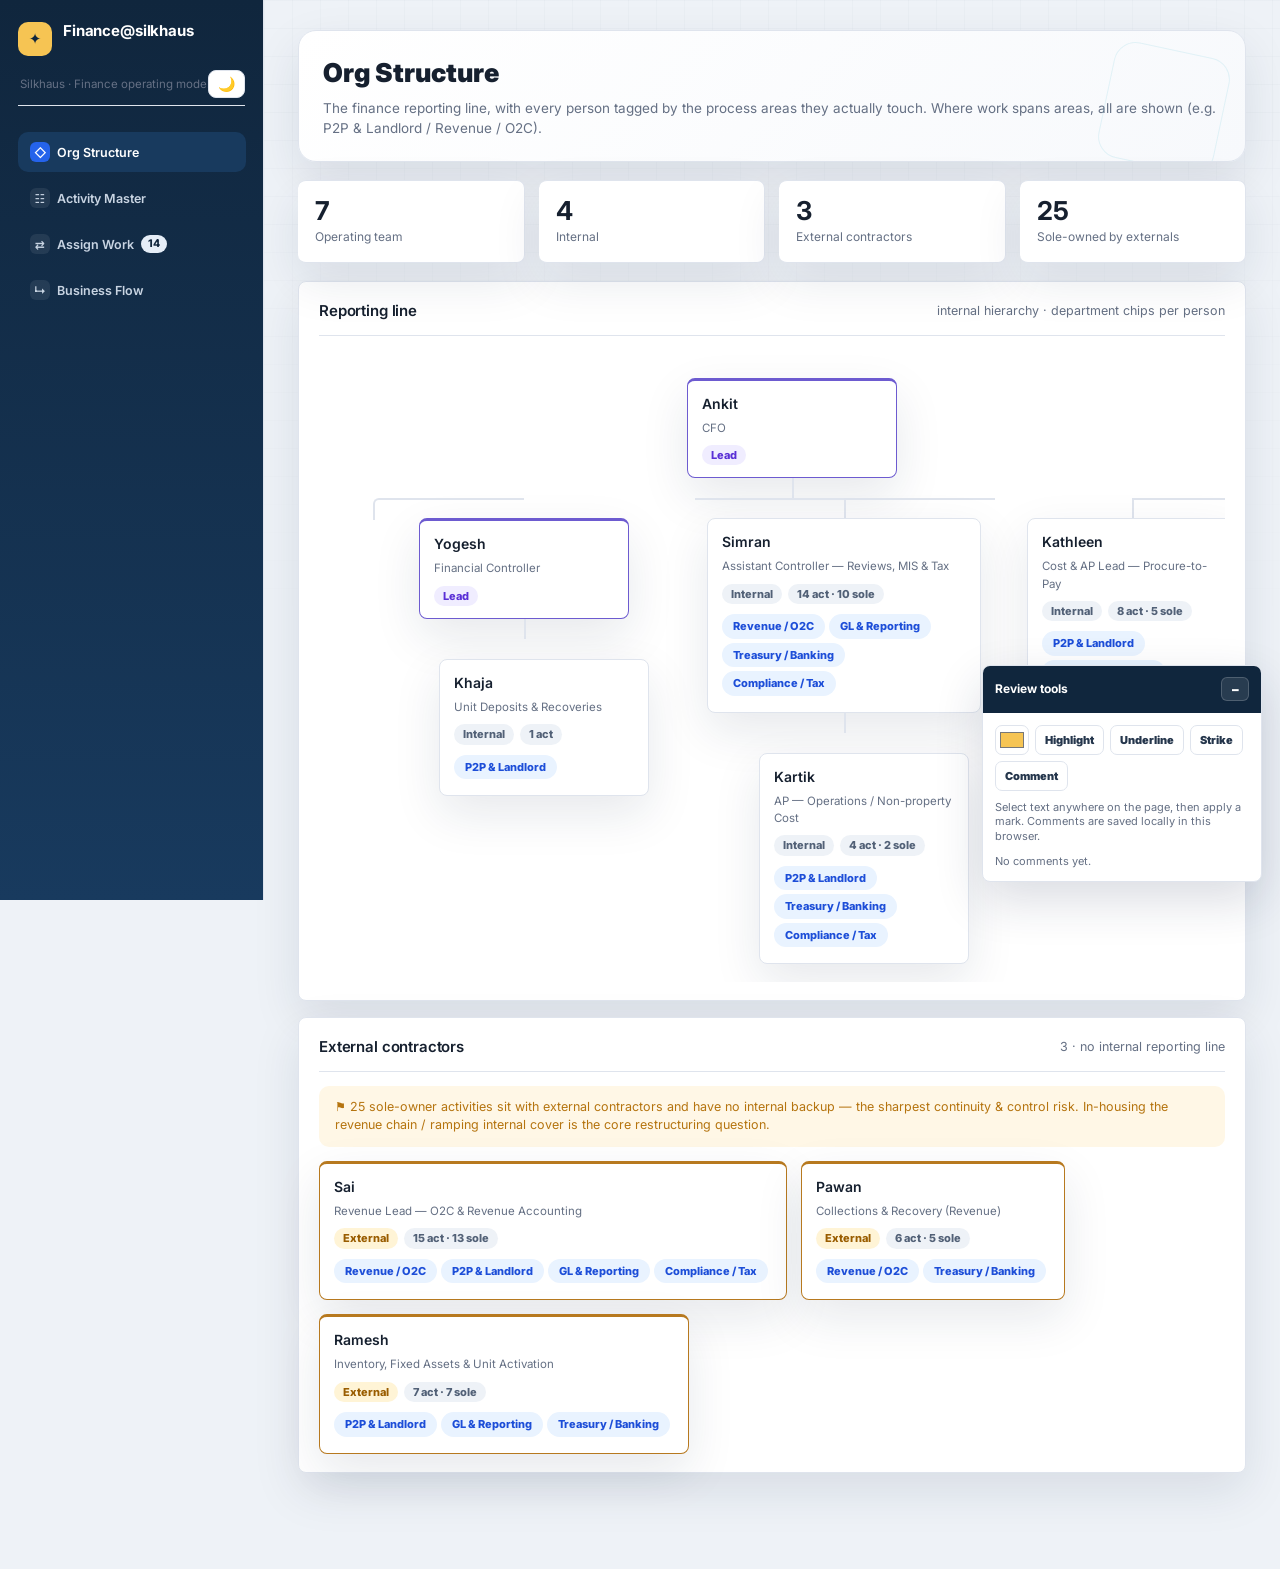
<file: operating_model.html>
<!DOCTYPE html>
<html lang="en">
<head>
<meta charset="UTF-8">
<meta name="viewport" content="width=device-width, initial-scale=1.0">
<title>Finance@silkhaus</title>
<link rel="preconnect" href="https://fonts.googleapis.com">
<link href="https://fonts.googleapis.com/css2?family=Inter:wght@400;500;600;700;800;900&display=swap" rel="stylesheet">
<style>
:root{
  /* ── studio palette · light ── */
  --bg:#f4f5fb; --panel:#ffffff; --panel-2:#f7f8fd; --panel-3:#eef1fb;
  --ink-strong:#15193a; --ink:#2c3350; --ink-soft:#434b6b; --ink2:#6b7393;
  --line:#e3e6f2; --line2:#edeff7; --hover:#f3f4fc; --field:#ffffff;
  --accent:#6a5cff; --accent2:#5a3ff0; --cyan:#0bb4d8; --cyan2:#0a9cbd;
  --grad:linear-gradient(135deg,#6a5cff 0%,#7b4dff 46%,#16c6e6 100%);
  --grad-soft:linear-gradient(135deg,rgba(106,92,255,.13),rgba(22,198,230,.12));
  --glow:0 6px 22px rgba(106,92,255,.30);
  /* status hues */
  --green:#10b981; --red:#f2545b; --amber:#f5a623; --violet:#7c4dff;
  --red-lt:#fdecec; --amber-lt:#fdf3e3; --green-lt:#e4f8f1; --blue-lt:#e9f0ff; --violet-lt:#efeaff;
  --moved-bg:#fff8ec;
  /* legacy aliases — kept so existing CSS/JS keeps resolving */
  --canvas:var(--bg); --card:var(--panel);
  --nav:#14173a; --nav2:#4a3fd0;
  --orange:var(--accent); --orange2:var(--accent2); --teal:var(--cyan);
  --radius:14px; --radius-sm:10px;
  --shadow:0 1px 2px rgba(20,23,58,.05),0 6px 20px rgba(20,23,58,.07);
  --shadow-lg:0 18px 50px rgba(20,23,58,.15);
  --topbar-bg:rgba(255,255,255,.72); --topbar-ink:#1b2147; --topbar-ink2:#5a6088; --topbar-line:rgba(20,23,58,.10);
}
[data-theme="dark"]{
  --bg:#0c0f20; --panel:#161a2e; --panel-2:#1a2036; --panel-3:#232b47;
  --ink-strong:#f4f6ff; --ink:#d7dcf2; --ink-soft:#b9c0de; --ink2:#99a1c4;
  --line:#2c3454; --line2:#222942; --hover:#1d2540; --field:#1a2036;
  --accent:#8071ff; --accent2:#6a5cff; --cyan:#22cfee; --cyan2:#22cfee;
  --grad:linear-gradient(135deg,#8071ff 0%,#7b4dff 46%,#22cfee 100%);
  --grad-soft:linear-gradient(135deg,rgba(128,113,255,.20),rgba(34,207,238,.16));
  --glow:0 6px 24px rgba(128,113,255,.40);
  --green:#2dd4a7; --red:#ff6b71; --amber:#f5b042; --violet:#9a7dff;
  --red-lt:rgba(242,84,91,.16); --amber-lt:rgba(245,166,35,.15); --green-lt:rgba(16,185,129,.16); --blue-lt:rgba(106,92,255,.17); --violet-lt:rgba(124,77,255,.20);
  --moved-bg:rgba(245,166,35,.12);
  --nav:#0a0d1c; --nav2:#5a4fe0;
  --shadow:0 1px 2px rgba(0,0,0,.4),0 8px 24px rgba(0,0,0,.45);
  --shadow-lg:0 24px 60px rgba(0,0,0,.6);
  --topbar-bg:rgba(18,22,42,.66); --topbar-ink:#eef1ff; --topbar-ink2:#a7afd6; --topbar-line:rgba(255,255,255,.08);
}
/* dark badge / chip / accent legibility fixes */
[data-theme="dark"] .bdg-amber{color:#f3c178}
[data-theme="dark"] .bdg-violet{color:#c6b4ff}
[data-theme="dark"] .bdg-blue{color:#a6c0ff}
[data-theme="dark"] .bdg-green{color:#5fe0c0}
[data-theme="dark"] .bdg-red{color:#ff9ea2}
[data-theme="dark"] .bdg-teal{color:#7fe3f0;background:rgba(34,207,238,.16)}
[data-theme="dark"] .bdg-gray{background:#262e49;color:#aab2d4}
[data-theme="dark"] .chip.area{color:#a6c0ff;border-color:rgba(106,92,255,.3)}
[data-theme="dark"] .cx-Medium{color:#f3c178}[data-theme="dark"] .cx-High{color:#ff9ea2}
[data-theme="dark"] .dr{color:#5fd0e6}[data-theme="dark"] .cr{color:#f3c178}
[data-theme="dark"] .seg button.active{color:#a6c0ff}
[data-theme="dark"] .cl-ref{color:#a6c0ff}
[data-theme="dark"] .hint{color:#bcccff}[data-theme="dark"] .hint.warn{color:#ff9ea2}[data-theme="dark"] .hint.amb{color:#f3c178}
[data-theme="dark"] a{color:var(--cyan)}
*{box-sizing:border-box}
html,body{margin:0;padding:0}
body{font-family:'Lexend',-apple-system,system-ui,sans-serif;background:var(--bg);color:var(--ink);font-size:14px;line-height:1.5;-webkit-font-smoothing:antialiased;min-height:100vh}
/* aurora backdrop — the "AI-first" glow */
body::before{content:"";position:fixed;inset:0;z-index:-1;pointer-events:none;
  background:
    radial-gradient(48vw 42vw at 12% -6%, rgba(106,92,255,.20), transparent 60%),
    radial-gradient(42vw 38vw at 96% 4%, rgba(22,198,230,.16), transparent 58%),
    radial-gradient(46vw 44vw at 82% 100%, rgba(124,77,255,.14), transparent 60%);
  filter:saturate(1.05)}
[data-theme="dark"] body::before{background:
    radial-gradient(50vw 44vw at 10% -8%, rgba(128,113,255,.26), transparent 60%),
    radial-gradient(44vw 40vw at 98% 2%, rgba(34,207,238,.16), transparent 58%),
    radial-gradient(48vw 46vw at 84% 100%, rgba(124,77,255,.18), transparent 60%)}
h1,h2,h3,h4{margin:0;font-weight:600;color:var(--ink-strong)}
h1{letter-spacing:-.01em}
a{color:var(--cyan2);text-decoration:none}
.muted{color:var(--ink2);font-weight:400}
button{font-family:inherit;cursor:pointer}
::selection{background:rgba(106,92,255,.22)}

/* top bar — glass */
.topbar{background:var(--topbar-bg);-webkit-backdrop-filter:saturate(180%) blur(16px);backdrop-filter:saturate(180%) blur(16px);color:var(--topbar-ink);padding:0 24px;display:flex;align-items:center;gap:16px;height:58px;position:sticky;top:0;z-index:40;border-bottom:1px solid var(--topbar-line)}
.topbar .logo{display:flex;align-items:center;gap:11px;font-weight:700;font-size:15px;letter-spacing:-.01em;color:var(--topbar-ink)}
.topbar .logo .mk{width:30px;height:30px;border-radius:9px;background:var(--grad);display:flex;align-items:center;justify-content:center;font-size:15px;color:#fff;box-shadow:var(--glow)}
.topbar .spacer{flex:1}
.topbar .who{font-size:12.5px;color:var(--topbar-ink2);font-weight:400}
.topbar .btn-ghost{background:transparent;border:1px solid var(--topbar-line);color:var(--topbar-ink);padding:7px 12px;border-radius:9px;font-size:12.5px;font-weight:500;transition:background .15s,border-color .15s}
.topbar .btn-ghost:hover{background:var(--grad-soft);border-color:transparent}
.topbar .btn-ghost.icon{padding:7px 10px;font-size:14px;line-height:1}

/* nav tabs — floating pills */
.navtabs{background:var(--topbar-bg);-webkit-backdrop-filter:saturate(180%) blur(16px);backdrop-filter:saturate(180%) blur(16px);padding:9px 24px;display:flex;gap:6px;align-items:center;position:sticky;top:58px;z-index:39;border-bottom:1px solid var(--topbar-line)}
.navtabs .tab{background:transparent;border:none;color:var(--ink2);font-size:13px;font-weight:600;padding:8px 15px;border-radius:10px;display:flex;align-items:center;gap:7px;transition:color .15s,background .15s}
.navtabs .tab:hover{color:var(--ink-strong);background:var(--hover)}
.navtabs .tab.active{color:#fff;background:var(--grad);box-shadow:var(--glow)}
.navtabs .tab .cnt{background:rgba(255,255,255,.25);color:#fff;font-size:10.5px;font-weight:700;border-radius:9px;padding:1px 7px;line-height:1.5}
.navtabs .tab:not(.active) .cnt{background:var(--red);color:#fff}

/* layout */
.wrap{max-width:1240px;margin:0 auto;padding:26px 24px 80px}
.page-head{margin-bottom:18px}
.page-head h1{font-size:23px}
.page-head p{margin:6px 0 0;color:var(--ink2);max-width:780px}

/* buttons */
.btn{background:var(--grad);color:#fff;border:none;padding:9px 17px;border-radius:10px;font-size:13px;font-weight:600;box-shadow:var(--glow);transition:transform .12s,box-shadow .15s,filter .15s}
.btn:hover{transform:translateY(-1px);filter:brightness(1.05)}
.btn:active{transform:translateY(0)}
.btn.sm{padding:6px 12px;font-size:12px;border-radius:9px}
.btn.ghost{background:var(--panel);color:var(--ink);border:1px solid var(--line);box-shadow:var(--shadow)}
.btn.ghost:hover{border-color:var(--accent);color:var(--accent);background:var(--panel);transform:translateY(-1px)}
.btn.teal{background:linear-gradient(135deg,var(--cyan),var(--cyan2))}
.row-actions{display:flex;gap:8px;flex-wrap:wrap;align-items:center}

/* cards */
.card{background:var(--panel);border:1px solid var(--line2);border-radius:var(--radius);box-shadow:var(--shadow);padding:18px 20px;margin-bottom:16px;transition:box-shadow .18s,transform .18s,border-color .18s}
.card:hover{box-shadow:var(--shadow-lg)}
.card-h{display:flex;align-items:center;justify-content:space-between;gap:12px;margin-bottom:14px}
.card-h h3{font-size:15px}
.card-h .sub{color:var(--ink2);font-size:12.5px}

/* stat tiles */
.stats{display:grid;grid-template-columns:repeat(auto-fit,minmax(150px,1fr));gap:14px;margin-bottom:18px}
.stat{background:var(--panel);border:1px solid var(--line2);border-left:4px solid var(--accent);border-radius:var(--radius);padding:15px 17px;box-shadow:var(--shadow);position:relative;overflow:hidden;transition:transform .16s,box-shadow .18s}
.stat::after{content:"";position:absolute;inset:0 0 auto auto;width:80px;height:80px;background:var(--grad-soft);border-radius:50%;transform:translate(34px,-34px);opacity:.7}
.stat:hover{transform:translateY(-2px);box-shadow:var(--shadow-lg)}
.stat .n{font-size:27px;font-weight:700;color:var(--ink-strong);line-height:1.1;position:relative}
.stat .l{font-size:12px;color:var(--ink2);margin-top:3px;position:relative}
.stat.amb{border-left-color:var(--amber)} .stat.warn{border-left-color:var(--red)} .stat.gr{border-left-color:var(--green)}

/* badges & chips */
.bdg{display:inline-block;font-size:11px;font-weight:600;padding:2px 9px;border-radius:20px;line-height:1.5;white-space:nowrap}
.bdg-gray{background:var(--panel-3);color:#516f90}
.bdg-amber{background:var(--amber-lt);color:#b5740f}
.bdg-violet{background:var(--violet-lt);color:#5a30d6}
.bdg-blue{background:var(--blue-lt);color:#3f4fd6}
.bdg-green{background:var(--green-lt);color:#00866f}
.bdg-red{background:var(--red-lt);color:#cf2c35}
.bdg-teal{background:rgba(11,180,216,.14);color:#0a7d8c}
.chip{display:inline-block;font-size:11px;font-weight:500;padding:3px 10px;border-radius:7px;background:var(--panel-3);color:var(--ink2);border:1px solid var(--line);margin:0 4px 4px 0}
.chip.area{background:var(--blue-lt);color:#3f4fd6;border-color:transparent}
.cx-Low{background:var(--panel-3);color:#5b7388}.cx-Medium{background:var(--amber-lt);color:#b5740f}.cx-High{background:var(--red-lt);color:#cf2c35}
.fn{display:inline-block;font-size:10.5px;padding:2px 8px;border-radius:6px;background:var(--panel-3);color:#5b7388;margin:0 3px 3px 0;font-weight:500}

/* tables */
table{width:100%;border-collapse:collapse;font-size:13px}
thead th{text-align:left;font-size:11px;text-transform:uppercase;letter-spacing:.4px;color:var(--ink2);font-weight:600;padding:8px 10px;border-bottom:2px solid var(--line2)}
tbody td{padding:10px;border-bottom:1px solid var(--line2);vertical-align:top}
tbody tr{transition:background .12s}
tbody tr:hover{background:var(--hover)}

/* org tree */
.org-wrap{padding:8px 4px}
.org-node{display:inline-flex;flex-direction:column;gap:6px;background:var(--panel);border:1px solid var(--line);border-radius:12px;padding:12px 14px;min-width:200px;box-shadow:var(--shadow);position:relative;transition:transform .15s,box-shadow .18s}
.org-node:hover{transform:translateY(-2px);box-shadow:var(--shadow-lg)}
.org-node.lead{border-color:var(--violet);border-top:3px solid var(--violet)}
.org-node.ext{border-color:var(--amber);border-top:3px solid var(--amber)}
.org-node .nm{font-weight:600;font-size:14px;color:var(--ink-strong)}
.org-node .rl{font-size:11.5px;color:var(--ink2)}
.org-node .areas{margin-top:4px}
.org-node .meta{display:flex;gap:6px;align-items:center;flex-wrap:wrap;margin-top:2px}
.org-node.pnode{cursor:grab}
.org-node.pnode:active{cursor:grabbing}
.org-node.pnode.dragging{opacity:.4}
.org-node.pnode.moved{border-color:var(--amber);border-top:3px solid var(--amber);background:var(--moved-bg)}
.org-node.pnode.drop-on{outline:2px dashed var(--teal);outline-offset:3px;background:var(--blue-lt)}
.topdrop{border:1.5px dashed var(--line);border-radius:10px;padding:10px 14px;text-align:center;color:var(--ink2);font-size:12.5px;background:var(--panel-2);margin-bottom:8px}
.topdrop.dragover{outline:2px dashed var(--teal);outline-offset:2px;background:var(--blue-lt);color:var(--ink)}
.tree ul{list-style:none;margin:0;padding-top:20px;position:relative;display:flex;justify-content:center;gap:22px}
.tree li{list-style:none;margin:0;padding:20px 12px 0;position:relative;display:flex;flex-direction:column;align-items:center}
.tree li::before,.tree li::after{content:'';position:absolute;top:0;height:20px;border-top:2px solid var(--line)}
.tree li::before{left:50%;width:50%;border-left:2px solid var(--line)}
.tree li::after{right:50%;width:50%}
.tree li:only-child::after,.tree li:only-child::before{display:none}
.tree li:first-child::before{border:0}.tree li:last-child::after{border:0}
.tree li:last-child::before{border-right:2px solid var(--line);border-radius:0 6px 0 0}
.tree li:first-child::after{border-left:2px solid var(--line);border-radius:6px 0 0 0}
.tree ul ul::before{content:'';position:absolute;top:0;left:50%;height:20px;border-left:2px solid var(--line)}
.tree>ul{padding-top:0}.tree>ul>li:first-child::after,.tree>ul>li:last-child::before{border:0}
.tree-scroll{overflow-x:auto;padding-bottom:10px}
.ext-rail{display:flex;gap:14px;flex-wrap:wrap}

/* assign pipeline */
.pipeline{display:flex;gap:14px;overflow-x:auto;padding:4px 2px 16px;align-items:flex-start}
.pcol{flex:0 0 250px;background:var(--panel-3);border:1px solid var(--line2);border-radius:12px;display:flex;flex-direction:column;max-height:none}
.pcol.ext{background:var(--moved-bg)}
.pcol-h{padding:11px 13px;border-bottom:1px solid var(--line2);position:sticky;top:0}
.pcol-h .nm{font-weight:600;font-size:13.5px;color:var(--ink-strong);display:flex;align-items:center;gap:7px}
.pcol-h .rl{font-size:11px;color:var(--ink2);margin-top:2px}
.pcol-h .sum{font-size:11px;color:var(--ink2);margin-top:6px;display:flex;gap:6px;flex-wrap:wrap}
.pcol-body{padding:10px;display:flex;flex-direction:column;gap:9px;min-height:60px}
.pcol-body.dragover{background:var(--blue-lt);outline:2px dashed var(--teal);outline-offset:-4px;border-radius:6px}
.pcard{background:var(--panel);border:1px solid var(--line2);border-left:3px solid var(--teal);border-radius:10px;padding:10px 11px;box-shadow:var(--shadow);cursor:grab;transition:transform .12s,box-shadow .15s}
.pcard:hover{transform:translateY(-1px);box-shadow:var(--shadow-lg)}
.pcard:active{cursor:grabbing}
.pcard.dragging{opacity:.4}
.pcard.kpr{border-left-color:var(--red)}
.pcard.amoved{border-left-color:var(--amber);background:var(--moved-bg)}
.pcard.anew{border-left-color:var(--teal);border-left-width:3px;background:var(--panel-2);border-style:dashed}
.mdot{display:inline-block;width:7px;height:7px;border-radius:50%;background:var(--amber);margin-right:6px;vertical-align:middle}
.pcard-ctl{display:flex;gap:4px;margin-top:8px;padding-top:7px;border-top:1px dashed var(--line2)}
.pcard-ctl .ico{flex:0 0 auto;width:24px;height:22px;display:inline-flex;align-items:center;justify-content:center;font-size:11px;border:1px solid var(--line2);background:var(--panel);border-radius:7px;color:var(--ink2);cursor:pointer;padding:0}
.pcard-ctl .ico:hover:not(:disabled){background:var(--hover);color:var(--accent);border-color:var(--accent)}
.pcard-ctl .ico:disabled{opacity:.3;cursor:default}
.pcard-ctl .ico.del{margin-left:auto}
.pcard-ctl .ico.del:hover{background:var(--red-lt);color:#cf2c35;border-color:#f2c0c4}
.pcard.ppl{border-left-color:var(--violet,#7c4dff)}
.pcard.ppl.moved{border-left-color:var(--amber);background:var(--moved-bg)}
.pcard.drop-on{outline:2px dashed var(--teal);outline-offset:2px;background:var(--blue-lt)}
.pcol.top{background:var(--blue-lt);border-color:transparent}
.pcard .pt{font-weight:500;font-size:12.5px;color:var(--ink-strong);line-height:1.35}
.pcard .pm{display:flex;gap:5px;flex-wrap:wrap;align-items:center;margin-top:7px}
.pcard .dot{width:7px;height:7px;border-radius:50%;display:inline-block}
.pdrag-hint{font-size:11.5px;color:var(--ink2);background:var(--blue-lt);border:1px solid transparent;border-radius:8px;padding:8px 12px;margin-bottom:14px}

/* process / SOP */
.proc-tabs{display:flex;gap:6px;flex-wrap:wrap;margin-bottom:16px}
.proc-pill{background:var(--panel);border:1px solid var(--line);color:var(--ink);padding:8px 14px;border-radius:20px;font-size:12.5px;font-weight:500;transition:border-color .15s,color .15s,transform .12s}
.proc-pill:hover{border-color:var(--accent);color:var(--accent);transform:translateY(-1px)}
.proc-pill.active{background:var(--grad);color:#fff;border-color:transparent;box-shadow:var(--glow)}
.seg{display:flex;gap:0;margin-bottom:16px;border:1px solid var(--line);border-radius:10px;overflow:hidden;width:fit-content;background:var(--panel)}
.seg button{background:var(--panel);border:none;border-right:1px solid var(--line);padding:8px 16px;font-size:12.5px;font-weight:500;color:var(--ink2);transition:background .15s,color .15s}
.seg button:last-child{border-right:none}
.seg button.active{background:var(--blue-lt);color:#3f4fd6}
/* monthly close */
.chip.on{background:var(--grad);color:#fff;border-color:transparent}
.chip.area.on{background:var(--cyan2);color:#fff;border-color:transparent}
.cl-filter{display:flex;flex-wrap:wrap;align-items:center;margin-bottom:14px}
.cl-filter .chip{cursor:pointer}
.cl-freq,.cl-when{display:inline-block;font-size:10.5px;font-weight:600;padding:1px 7px;border-radius:4px;border:1px solid;margin-left:6px;white-space:nowrap}
.cl-sec{border:1px solid var(--line2);border-radius:12px;background:var(--panel);margin-bottom:9px;box-shadow:var(--shadow);overflow:hidden}
.cl-sec.open{border-color:var(--line)}
.cl-sec-h{display:flex;align-items:center;gap:9px;padding:13px 15px;cursor:pointer;flex-wrap:wrap}
.cl-sec-h:hover{background:var(--panel-2)}
.cl-num{flex:0 0 auto;width:26px;height:26px;border-radius:50%;background:var(--grad);color:#fff;font-size:12px;font-weight:700;display:inline-flex;align-items:center;justify-content:center}
.cl-name{font-weight:600;color:var(--ink-strong);font-size:14px}
.cl-count{font-size:11.5px;color:var(--ink2)}
.cl-caret{color:var(--ink2);font-size:12px;width:14px;text-align:center}
.cl-steps{border-top:1px solid var(--line2);padding:8px 15px 14px;background:var(--panel-2)}
.cl-step{padding:11px 0;border-bottom:1px dashed var(--line2)}
.cl-step:last-child{border-bottom:none}
.cl-step-top{display:flex;align-items:center;gap:7px;flex-wrap:wrap}
.cl-ref{font-size:11px;font-weight:700;color:#3f4fd6;background:var(--blue-lt);border:1px solid transparent;border-radius:6px;padding:1px 6px}
.cl-step-name{font-weight:600;color:var(--ink-strong);font-size:13px}
.cl-desc{margin-top:6px;font-size:12.5px;line-height:1.5;color:var(--ink-soft);white-space:pre-line}
.cl-tl-h{margin:14px 0 6px;display:flex;align-items:center}
.cl-tl-h:first-child{margin-top:4px}
.cl-tl-row{display:flex;align-items:flex-start;gap:12px;padding:9px 6px;border-top:1px solid var(--line2)}
.cl-tl-main{flex:1 1 auto}
.cl-tl-sub{font-size:11.5px;color:var(--ink2);margin-top:3px}
.cl-tl-meta{flex:0 0 auto;display:flex;align-items:center;gap:6px;flex-wrap:wrap;justify-content:flex-end;max-width:220px}
/* revenue-share flow */
.flow{position:relative;margin-top:4px}
.flow-shell{display:grid;grid-template-columns:minmax(360px,1fr) minmax(420px,.95fr);gap:18px;align-items:start}
.flow-hero{display:grid;grid-template-columns:1.2fr .8fr;gap:14px;margin-bottom:14px}
.flow-hero-card{border:1px solid var(--line2);border-radius:16px;background:linear-gradient(135deg,var(--panel),var(--panel-2));box-shadow:var(--shadow);padding:18px 20px}
.flow-hero-k{font-size:11px;font-weight:800;text-transform:uppercase;letter-spacing:.08em;color:var(--teal);margin-bottom:7px}
.flow-hero-t{font-size:20px;line-height:1.2;font-weight:750;color:var(--ink-strong);letter-spacing:-.02em}
.flow-hero-p{font-size:12.5px;line-height:1.55;color:var(--ink2);margin-top:8px}
.flow-mini-stats{display:grid;grid-template-columns:repeat(2,1fr);gap:10px}
.flow-mini{border:1px solid var(--line2);border-radius:14px;background:var(--panel);box-shadow:var(--shadow);padding:13px 14px}
.flow-mini .n{font-size:22px;font-weight:800;color:var(--ink-strong)}
.flow-mini .l{font-size:11.5px;color:var(--ink2);margin-top:2px}
.flow-stage-grid{display:grid;grid-template-columns:repeat(2,minmax(0,1fr));gap:10px}
.stage-tile{position:relative;display:block;width:100%;text-align:left;border:1px solid var(--line2);border-left:4px solid var(--pc);border-radius:15px;background:var(--panel);box-shadow:var(--shadow);padding:12px 12px 11px;cursor:pointer;transition:transform .16s,box-shadow .18s,border-color .18s}
.stage-tile:hover{transform:translateY(-1px);box-shadow:var(--shadow-lg)}
.stage-tile.active{border-color:var(--pc);box-shadow:0 8px 28px color-mix(in srgb,var(--pc) 20%,transparent)}
.stage-num{width:28px;height:28px;border-radius:10px;background:color-mix(in srgb,var(--pc) 14%,white);color:var(--pc);font-weight:800;font-size:12px;display:flex;align-items:center;justify-content:center;margin-bottom:8px}
.stage-title{font-size:13px;font-weight:700;color:var(--ink-strong);line-height:1.28}
.stage-trigger{font-size:11.5px;line-height:1.38;color:var(--ink2);margin-top:6px;display:-webkit-box;-webkit-line-clamp:2;-webkit-box-orient:vertical;overflow:hidden}
.stage-meta{display:flex;gap:5px;flex-wrap:wrap;margin-top:9px}
.stage-meta .bdg{font-size:10.5px;padding:1px 7px}
.stage-arrow{position:absolute;right:-16px;top:50%;transform:translateY(-50%);color:var(--ink2);font-weight:800;opacity:.55}
.stage-tile:nth-child(2n) .stage-arrow{display:none}
.flow-focus{position:sticky;top:84px;border:1px solid var(--line2);border-radius:18px;background:var(--panel);box-shadow:var(--shadow-lg);overflow:hidden}
.focus-top{padding:17px 18px;background:linear-gradient(135deg,color-mix(in srgb,var(--pc) 15%,white),var(--panel));border-bottom:1px solid var(--line2)}
.focus-phase{display:flex;align-items:center;gap:8px;font-size:11px;font-weight:800;text-transform:uppercase;letter-spacing:.07em;color:var(--pc);margin-bottom:8px}
.focus-dot{width:9px;height:9px;border-radius:50%;background:var(--pc);box-shadow:0 0 0 4px color-mix(in srgb,var(--pc) 18%,transparent)}
.focus-title{font-size:20px;line-height:1.18;font-weight:800;color:var(--ink-strong);letter-spacing:-.02em}
.focus-sub{display:flex;gap:7px;flex-wrap:wrap;margin-top:10px}
.focus-body{padding:16px 18px}
.focus-sec{border-top:1px solid var(--line2);padding-top:13px;margin-top:13px}
.focus-sec:first-child{border-top:none;padding-top:0;margin-top:0}
.focus-sec-h{font-size:11px;text-transform:uppercase;letter-spacing:.07em;font-weight:800;color:var(--ink2);margin-bottom:7px}
.focus-copy{font-size:13px;line-height:1.6;color:var(--ink)}
.focus-steps{margin:0;padding-left:19px}
.focus-steps li{font-size:12.5px;line-height:1.45;color:var(--ink);margin-bottom:6px}
.acct-chips{display:flex;gap:6px;flex-wrap:wrap}
.acct-chip{font-size:11px;border:1px solid var(--line2);background:var(--panel-2);border-radius:999px;padding:4px 8px;color:var(--ink)}
.je-compact{margin-top:2px}
.je-compact th{font-size:10px}
.je-compact td{font-size:11.5px;line-height:1.35}
@media(max-width:1100px){.flow-shell,.flow-hero{grid-template-columns:1fr}.flow-focus{position:relative;top:auto}}
@media(max-width:720px){.flow-stage-grid{grid-template-columns:1fr}.stage-arrow{display:none}}
.biz-grid{display:grid;grid-template-columns:1.05fr .95fr;gap:16px;align-items:start}
.biz-flow{display:flex;flex-direction:column;gap:10px}
.biz-node{position:relative;border:1px solid var(--line2);border-left:4px solid var(--teal);border-radius:13px;background:var(--panel);padding:12px 14px;box-shadow:var(--shadow)}
.biz-node:not(:last-child)::after{content:"↓";position:absolute;left:50%;bottom:-19px;transform:translateX(-50%);width:24px;height:24px;border-radius:50%;background:var(--blue-lt);color:#0d7e94;display:flex;align-items:center;justify-content:center;font-weight:700;font-size:13px;z-index:1}
.biz-node .biz-k{font-size:10.5px;text-transform:uppercase;letter-spacing:.05em;color:#0d7e94;font-weight:700;margin-bottom:5px}
.biz-node .biz-t{font-size:13px;line-height:1.45;color:var(--ink-strong);font-weight:500}
.impact-card{border:1px solid var(--line2);border-radius:13px;background:var(--panel);box-shadow:var(--shadow);margin-bottom:10px;overflow:hidden}
.impact-h{padding:10px 13px;background:var(--panel-2);border-bottom:1px solid var(--line2);font-size:12.5px;font-weight:700;color:var(--ink-strong)}
.impact-b{padding:11px 13px}
.impact-line{display:grid;grid-template-columns:1fr 1fr;gap:8px;margin-bottom:8px}
.impact-line:last-child{margin-bottom:0}
.impact-cell{border:1px solid var(--line2);border-radius:9px;padding:8px 9px;background:var(--panel)}
.impact-lbl{font-size:10px;text-transform:uppercase;letter-spacing:.04em;color:var(--ink2);font-weight:700;margin-bottom:3px}
.impact-v{font-size:12px;color:var(--ink-strong);line-height:1.35}
.biz-note{font-size:12.5px;line-height:1.55;color:var(--ink2)}
@media(max-width:900px){.biz-grid{grid-template-columns:1fr}}
.flow-phase{display:flex;align-items:baseline;gap:10px;margin:22px 0 12px;padding:9px 14px;border-radius:12px;background:linear-gradient(90deg,color-mix(in srgb,var(--pc) 12%,transparent),transparent 70%)}
.flow-phase:first-child{margin-top:6px}
.flow-phase-dot{width:11px;height:11px;border-radius:50%;background:var(--pc);flex:0 0 auto;align-self:center;box-shadow:0 0 0 4px color-mix(in srgb,var(--pc) 22%,transparent)}
.flow-phase-n{font-weight:700;color:var(--ink-strong);font-size:14px;letter-spacing:-.01em}
.flow-phase-d{font-size:12px;color:var(--ink2)}
.flow-stage{position:relative;display:flex;gap:14px;padding-left:4px;margin-bottom:11px}
.flow-stage::before{content:"";position:absolute;left:22px;top:36px;bottom:-15px;width:2px;background:linear-gradient(var(--pc),var(--line2));opacity:.5}
.flow-stage:last-child::before{display:none}
.flow-node{flex:0 0 auto;width:38px;height:38px;border-radius:13px;background:var(--panel);border:2px solid var(--pc);color:var(--pc);font-weight:700;font-size:14px;display:flex;align-items:center;justify-content:center;z-index:1;transition:transform .16s,box-shadow .16s}
.flow-stage.open .flow-node{background:var(--pc);color:#fff;transform:scale(1.06);box-shadow:0 6px 18px color-mix(in srgb,var(--pc) 40%,transparent)}
.flow-card{flex:1 1 auto;border:1px solid var(--line2);border-left:3px solid var(--pc);border-radius:13px;background:var(--panel);box-shadow:var(--shadow);overflow:hidden;transition:box-shadow .18s,transform .16s}
.flow-card:hover{box-shadow:var(--shadow-lg)}
.flow-stage.open .flow-card{box-shadow:var(--shadow-lg)}
.flow-h{display:flex;align-items:flex-start;gap:12px;padding:14px 16px;cursor:pointer}
.flow-h:hover{background:var(--panel-2)}
.flow-tt{flex:1 1 auto;min-width:0}
.flow-title{font-weight:600;color:var(--ink-strong);font-size:14.5px}
.flow-trig{font-size:12.5px;color:var(--ink-soft);margin-top:4px}
.flow-trig-lbl{font-size:10px;font-weight:700;text-transform:uppercase;letter-spacing:.04em;color:var(--pc);border:1px solid var(--pc);border-radius:6px;padding:0 5px;margin-right:6px;opacity:.85}
.flow-meta{flex:0 0 auto;display:flex;align-items:center;gap:7px}
.flow-caret{color:var(--ink2);font-size:12px;width:12px;text-align:center}
.flow-body{border-top:1px solid var(--line2);padding:14px 16px;background:var(--panel-2);animation:flowIn .2s ease}
@keyframes flowIn{from{opacity:0;transform:translateY(-4px)}to{opacity:1;transform:none}}
.flow-sec{margin-bottom:15px}
.flow-sec:last-child{margin-bottom:2px}
.flow-sec-h{font-size:11px;font-weight:700;text-transform:uppercase;letter-spacing:.04em;color:var(--ink2);margin-bottom:7px;display:flex;align-items:center;gap:6px}
.flow-sec-sub{font-weight:500;text-transform:none;letter-spacing:0;color:var(--ink2);margin-left:5px}
.flow-treat{font-size:13px;line-height:1.6;color:var(--ink)}
table.flow-je{margin:0}
table.flow-je td.dr,table.flow-je td.cr{font-size:12px;white-space:normal}
.flow-steps{counter-reset:fs;list-style:none;padding:0;margin:0}
.flow-steps li{counter-increment:fs;position:relative;padding:8px 10px 8px 34px;border:1px solid var(--line2);border-radius:9px;margin-bottom:6px;background:var(--panel);font-size:12.5px;color:var(--ink)}
.flow-steps li::before{content:counter(fs);position:absolute;left:9px;top:8px;width:18px;height:18px;border-radius:50%;background:var(--pc);color:#fff;font-size:10.5px;font-weight:700;display:flex;align-items:center;justify-content:center}
.steps{counter-reset:s;list-style:none;padding:0;margin:0}
.steps li{counter-increment:s;position:relative;padding:12px 14px 12px 46px;border:1px solid var(--line2);border-radius:10px;margin-bottom:9px;background:var(--panel)}
.steps li::before{content:counter(s);position:absolute;left:12px;top:12px;width:24px;height:24px;border-radius:50%;background:var(--nav2);color:#fff;font-size:12px;font-weight:600;display:flex;align-items:center;justify-content:center}
.steps li .st-t{font-weight:500;color:var(--ink-strong)}
.steps li .st-c{font-size:12px;color:var(--ink2);margin-top:4px;padding-left:1px;border-left:2px solid var(--green);padding:2px 0 2px 8px;margin-top:6px}
.steps.suggest li::before{background:var(--green)}
.empty-tmpl{border:1.5px dashed var(--line);border-radius:12px;padding:26px;text-align:center;color:var(--ink2);background:var(--panel-2)}
.je-table td:first-child{font-weight:500;color:var(--ink-strong)}
.dr{color:#0d7e94;font-weight:500}.cr{color:#b5740f;font-weight:500}
.je-group td{background:var(--panel-3);font-size:11px;font-weight:700;text-transform:uppercase;letter-spacing:.4px;color:var(--ink2);padding:7px 10px}
.note-block{padding:12px 0;border-bottom:1px solid var(--line2)}
.note-block:last-child{border-bottom:none;padding-bottom:0}
.note-block .note-t{font-weight:600;color:var(--ink-strong);font-size:13px;margin-bottom:3px}
.note-block .note-b{font-size:12.5px;color:var(--ink2)}
.risk-card{border:1px solid var(--line2);border-left:4px solid var(--red);border-radius:11px;padding:12px 14px;margin-bottom:11px;background:var(--panel)}
.risk-card.sev-Medium{border-left-color:var(--amber)} .risk-card.sev-Low{border-left-color:var(--ink2)}
.risk-card .risk-h{display:flex;align-items:center;gap:9px;margin-bottom:6px}
.risk-card .risk-t{font-weight:600;color:var(--ink-strong);font-size:13.5px}
.risk-card .risk-b{font-size:12.5px;color:var(--ink2);margin-bottom:8px}
.risk-card .risk-m{font-size:12.5px;color:var(--ink-strong);background:var(--green-lt);border-radius:8px;padding:8px 11px}
.risk-card .risk-m .arrow{font-weight:700;color:#00866f;margin-right:4px}

/* hint banners */
.hint{font-size:12.5px;padding:11px 15px;border-radius:10px;background:var(--blue-lt);border:1px solid transparent;color:#3f4fd6;margin-bottom:14px}
.hint.warn{background:var(--red-lt);border-color:transparent;color:#cf2c35}
.hint.amb{background:var(--amber-lt);border-color:transparent;color:#b5740f}

/* modal */
.modal{position:fixed;inset:0;background:rgba(27,42,58,.5);display:none;align-items:flex-start;justify-content:center;padding:50px 16px;z-index:60;overflow:auto}
.modal.show{display:flex}
.modal-box{background:var(--panel);border-radius:16px;width:100%;max-width:560px;box-shadow:var(--shadow-lg);border:1px solid var(--line2);animation:flowIn .18s ease}
.modal-h{padding:16px 20px;border-bottom:1px solid var(--line2);display:flex;justify-content:space-between;align-items:center}
.modal-h h3{font-size:16px}
.modal-b{padding:18px 20px}
.modal-f{padding:14px 20px;border-top:1px solid var(--line2);display:flex;justify-content:space-between;gap:10px}
.x{background:none;border:none;font-size:22px;color:var(--ink2);cursor:pointer;line-height:1}
label.fld{display:block;margin-bottom:13px}
label.fld .lb{font-size:12px;font-weight:600;color:var(--ink2);margin-bottom:5px;display:block}
input,select,textarea{width:100%;font-family:inherit;font-size:13px;padding:9px 11px;border:1px solid var(--line);border-radius:9px;color:var(--ink);background:var(--field)}
input:focus,select:focus,textarea:focus{outline:none;border-color:var(--accent);box-shadow:0 0 0 3px rgba(106,92,255,.18)}
textarea{resize:vertical;min-height:60px}
.grid2{display:grid;grid-template-columns:1fr 1fr;gap:0 14px}
.func-grid{display:flex;flex-wrap:wrap;gap:6px}
.func-grid label{display:flex;align-items:center;gap:5px;font-size:12px;background:var(--panel-3);padding:5px 9px;border-radius:7px;cursor:pointer;font-weight:500}
.func-grid input{width:auto;margin:0}
.del-link{background:none;border:none;color:var(--red);font-size:12.5px;font-weight:500;cursor:pointer}

/* ── inline edit affordances · hidden until hover ── */
.ed-host{position:relative}
.ed-val{border-radius:6px;transition:background .12s,box-shadow .12s;outline:none}
.ed-val.ed-empty{color:var(--ink2);opacity:.7;font-style:italic}
.ed-pen{opacity:0;border:none;background:transparent;color:var(--accent);cursor:pointer;font-size:12px;padding:0 5px;line-height:1;border-radius:6px;transition:opacity .12s,background .12s}
.ed-host:hover>.ed-pen,.ed-host:hover .ed-pen,.flow-h:hover .ed-pen,.flow-phase:hover .ed-pen{opacity:.55}
.ed-pen:hover{opacity:1;background:var(--grad-soft)}
.ed-val.ed-active{background:var(--field);box-shadow:0 0 0 2px var(--accent);padding:2px 6px;white-space:pre-wrap;display:inline-block;min-width:40px;font-style:normal;opacity:1;color:var(--ink)}
.ed-tools{display:inline-flex;gap:4px;opacity:0;transition:opacity .12s;vertical-align:middle}
.ed-host:hover .ed-tools,tr.ed-host:hover .ed-tools,.flow-h:hover .ed-tools,.flow-phase:hover .ed-tools{opacity:1}
.ed-ic{width:22px;height:20px;display:inline-flex;align-items:center;justify-content:center;font-size:11px;border:1px solid var(--line);background:var(--panel);color:var(--ink2);border-radius:6px;cursor:pointer;padding:0;transition:all .12s}
.ed-ic:hover{border-color:var(--accent);color:var(--accent)}
.ed-ic.del:hover{border-color:var(--red);color:var(--red);background:var(--red-lt)}
.ed-add{font-size:11.5px;font-weight:600;color:var(--accent);background:var(--grad-soft);border:1px dashed color-mix(in srgb,var(--accent) 45%,transparent);border-radius:9px;padding:6px 11px;cursor:pointer;display:inline-flex;align-items:center;gap:5px;transition:box-shadow .15s,transform .12s;margin-top:6px}
.ed-add:hover{box-shadow:var(--glow);transform:translateY(-1px)}
.edcell{cursor:text}
.edcell:hover{box-shadow:inset 0 0 0 2px var(--accent);border-radius:7px}
.flow-stagebar{display:flex;flex-wrap:wrap;align-items:center;gap:8px;padding-top:11px;margin-top:6px;border-top:1px dashed var(--line2);opacity:.5;transition:opacity .15s}
.flow-card:hover .flow-stagebar{opacity:1}
.flow-stagebar .lbl{font-size:10.5px;font-weight:700;text-transform:uppercase;letter-spacing:.04em;color:var(--ink2)}
.flow-stagebar select{width:auto;font-size:12px;padding:5px 8px;border-radius:8px}
.ed-tool-btn{font-size:11px;font-weight:600;color:var(--ink2);background:var(--panel);border:1px solid var(--line);border-radius:7px;padding:4px 9px;cursor:pointer;transition:all .12s}
.ed-tool-btn:hover{border-color:var(--accent);color:var(--accent)}
.ed-tool-btn.del{color:var(--red)}.ed-tool-btn.del:hover{border-color:var(--red);background:var(--red-lt)}
.chip .ed-x{border:none;background:transparent;color:var(--ink2);cursor:pointer;font-size:12px;padding:0 0 0 6px;opacity:0;line-height:1}
.chip.ed-host:hover .ed-x{opacity:.7}
.chip .ed-x:hover{color:var(--red);opacity:1}
.flow-addstage{margin:0 0 12px 56px}
.rowedit{opacity:0;transition:opacity .12s}
tr:hover .rowedit{opacity:1}
@media(max-width:640px){.grid2{grid-template-columns:1fr}.wrap{padding:18px 14px 60px}}

/* ───────────────── v15 redesign: controller cockpit ───────────────── */
:root{
  --bg:#f6f8fb; --panel:#ffffff; --panel-2:#f9fafc; --panel-3:#eef3f8;
  --ink-strong:#172033; --ink:#2f3a4f; --ink-soft:#46556d; --ink2:#6b7890;
  --line:#d9e2ec; --line2:#e8eef5; --hover:#f2f6fa;
  --accent:#ff7a59; --accent2:#ff5c35; --cyan:#00a4bd; --cyan2:#008fa5;
  --grad:linear-gradient(135deg,#ff7a59,#ff5c35);
  --grad-soft:linear-gradient(135deg,rgba(255,122,89,.12),rgba(0,164,189,.10));
  --glow:0 10px 24px rgba(255,122,89,.20);
  --nav:#26384f; --nav2:#33475b;
  --radius:12px; --radius-sm:8px;
  --shadow:0 1px 2px rgba(23,32,51,.04),0 10px 24px rgba(23,32,51,.06);
  --shadow-lg:0 18px 50px rgba(23,32,51,.13);
  --topbar-bg:#26384f; --topbar-ink:#ffffff; --topbar-ink2:#b7c4d4; --topbar-line:rgba(255,255,255,.12);
}
[data-theme="dark"]{
  --bg:#0e1522; --panel:#151f2e; --panel-2:#1b2738; --panel-3:#223047;
  --ink-strong:#f3f7fb; --ink:#d8e1ec; --ink-soft:#bdcad9; --ink2:#8fa0b4;
  --line:#2f4057; --line2:#26364c; --hover:#1f2b3d;
  --accent:#ff8a6b; --accent2:#ff6b46; --cyan:#1cc8dc; --cyan2:#12aebf;
  --grad:linear-gradient(135deg,#ff8a6b,#ff6b46);
  --grad-soft:linear-gradient(135deg,rgba(255,138,107,.16),rgba(28,200,220,.10));
  --nav:#111a29; --nav2:#172337; --topbar-bg:#111a29;
}
body{background:var(--bg);font-size:13px}
body::before{display:none}
.topbar{position:fixed;left:0;top:0;bottom:0;width:264px;height:auto;z-index:45;display:flex;flex-direction:column;align-items:stretch;gap:12px;padding:22px 18px;background:linear-gradient(180deg,var(--nav),var(--nav2));border-right:1px solid var(--topbar-line);border-bottom:none;color:#fff;backdrop-filter:none}
.topbar .logo{font-size:15px;line-height:1.2;color:#fff;align-items:flex-start}
.topbar .logo .mk{width:34px;height:34px;border-radius:10px;background:#ff7a59;box-shadow:none}
.topbar .spacer{display:none}
.topbar .who{order:2;color:var(--topbar-ink2);font-size:11.5px;padding:8px 2px 12px;border-bottom:1px solid var(--topbar-line)}
.topbar .btn-ghost{order:5;width:100%;text-align:left;justify-content:flex-start;border-color:var(--topbar-line);color:#e8eef5;background:rgba(255,255,255,.04);box-shadow:none}
.topbar .btn-ghost:hover{background:rgba(255,255,255,.10);color:#fff}
.topbar #themeBtn{width:auto;position:absolute;right:18px;top:70px;padding:6px 9px}
.topbar button[onclick="doExport()"]{margin-top:auto}
.topbar button[onclick="resetSeed()"]{margin-bottom:4px}
.navtabs{position:fixed;left:18px;top:132px;width:228px;z-index:46;display:flex;flex-direction:column;align-items:stretch;gap:6px;padding:0;background:transparent;border:0;backdrop-filter:none}
.navtabs .tab{width:100%;justify-content:flex-start;color:#c5d1df;border-radius:10px;padding:10px 12px;font-size:12.5px}
.navtabs .tab:hover{background:rgba(255,255,255,.08);color:#fff}
.navtabs .tab.active{background:#fff;color:#223047;box-shadow:0 10px 24px rgba(0,0,0,.18)}
.navtabs .tab .tab-ico{width:20px;height:20px;display:inline-flex;align-items:center;justify-content:center;border-radius:6px;background:rgba(255,255,255,.08);font-size:12px}
.navtabs .tab.active .tab-ico{background:var(--accent);color:#fff}
.wrap{max-width:none;margin-left:264px;padding:30px 34px 80px}
.page-head{background:linear-gradient(135deg,#fff,var(--panel-2));border:1px solid var(--line2);border-radius:18px;padding:22px 24px;box-shadow:var(--shadow);margin-bottom:18px}
[data-theme="dark"] .page-head{background:linear-gradient(135deg,var(--panel),var(--panel-2))}
.page-head h1{font-size:26px;letter-spacing:-.025em}
.page-head p{font-size:13.5px;max-width:920px;color:var(--ink2)}
.card{border-radius:14px;padding:18px 20px}
.card-h{border-bottom:1px solid var(--line2);padding-bottom:12px;margin-bottom:14px}
.card-h h3{font-size:15px;letter-spacing:-.01em}
.stats{grid-template-columns:repeat(auto-fit,minmax(170px,1fr))}
.stat{border-left-width:0;border-radius:14px;padding:16px 17px}
.stat::after{display:none}
.stat .n{font-size:26px}
.btn{box-shadow:none;border-radius:9px}
.btn.ghost{box-shadow:none}
.bdg,.chip{border-radius:999px}
table{font-size:12.5px}
thead th{background:var(--panel-2);border-bottom:1px solid var(--line2);padding:9px 10px}
tbody td{padding:9px 10px}
.org-node{border-radius:12px;min-width:210px}
.pipeline{gap:12px;padding-bottom:18px}
.pcol{flex-basis:280px;border-radius:14px;background:#f1f5f9}
[data-theme="dark"] .pcol{background:var(--panel-2)}
.pcol-h{background:rgba(255,255,255,.5);border-radius:14px 14px 0 0}
[data-theme="dark"] .pcol-h{background:rgba(255,255,255,.03)}
.pcard{border-radius:12px;padding:12px}
.seg{border-radius:999px;padding:3px;background:var(--panel);box-shadow:var(--shadow)}
.seg button{border:0;border-radius:999px;padding:8px 14px}
.seg button.active{background:var(--nav2);color:#fff}
.flow-hero{grid-template-columns:1fr 360px}
.flow-hero-card{background:linear-gradient(135deg,#24384f,#33475b);color:#fff;border:0;min-height:164px}
.flow-hero-k{color:#ffbcaa}
.flow-hero-t{color:#fff;font-size:22px}
.flow-hero-p{color:#d7e1ec}
.flow-mini{border-radius:14px}
.flow-shell{grid-template-columns:minmax(460px,1fr) minmax(460px,.9fr)}
.flow-stage-grid{grid-template-columns:repeat(3,minmax(0,1fr));gap:12px}
.stage-tile{border-radius:14px;min-height:155px;padding:13px;border-left-width:5px}
.stage-title{font-size:13.5px}
.stage-trigger{-webkit-line-clamp:3}
.stage-arrow{display:none}
.flow-focus{border-radius:18px}
.focus-top{padding:20px;background:linear-gradient(135deg,color-mix(in srgb,var(--pc) 18%,white),#fff)}
[data-theme="dark"] .focus-top{background:linear-gradient(135deg,color-mix(in srgb,var(--pc) 18%,var(--panel)),var(--panel-2))}
.focus-title{font-size:22px}
.impact-card,.biz-node{border-radius:12px}
@media(max-width:1150px){
  .topbar{position:sticky;width:auto;height:58px;flex-direction:row;align-items:center;padding:0 18px}
  .topbar .spacer{display:block}.topbar .who{order:0;border:0;padding:0}.topbar .btn-ghost{order:0;width:auto}.topbar button[onclick="doExport()"]{margin-top:0}.topbar button[onclick="resetSeed()"]{margin-bottom:0}.topbar #themeBtn{position:static}
  .navtabs{position:sticky;left:auto;top:58px;width:auto;flex-direction:row;padding:9px 18px;background:var(--panel);border-bottom:1px solid var(--line2)}
  .navtabs .tab{width:auto;color:var(--ink2)}.navtabs .tab:hover{background:var(--hover);color:var(--ink-strong)}.navtabs .tab.active{background:var(--nav2);color:#fff}
  .wrap{margin-left:0;padding:24px 18px 70px}
  .flow-hero,.flow-shell{grid-template-columns:1fr}
  .flow-stage-grid{grid-template-columns:repeat(2,minmax(0,1fr))}
}
@media(max-width:720px){.flow-stage-grid{grid-template-columns:1fr}.page-head{padding:18px}.topbar .who{display:none}}

/* ───────────────── v16 polish: signal-led, less narration ───────────────── */
body{
  background:
    linear-gradient(135deg,rgba(0,164,189,.045),rgba(255,122,89,.035) 38%,transparent 70%),
    linear-gradient(var(--bg),var(--bg));
}
.wrap{position:relative}
.wrap::before{
  content:"";position:fixed;left:264px;right:0;top:0;bottom:0;pointer-events:none;z-index:-1;opacity:.42;
  background-image:
    linear-gradient(rgba(38,56,79,.055) 1px,transparent 1px),
    linear-gradient(90deg,rgba(38,56,79,.055) 1px,transparent 1px);
  background-size:28px 28px;
  mask-image:linear-gradient(180deg,black,transparent 82%);
}
[data-theme="dark"] .wrap::before{opacity:.18;background-image:linear-gradient(rgba(255,255,255,.08) 1px,transparent 1px),linear-gradient(90deg,rgba(255,255,255,.08) 1px,transparent 1px)}
.page-head{position:relative;overflow:hidden}
.page-head::after{
  content:"";position:absolute;right:22px;top:18px;width:116px;height:116px;border:1px solid rgba(0,164,189,.18);border-radius:22px;transform:rotate(12deg);opacity:.55
}
.page-head h1,.page-head p{position:relative}
.flow-page-head{display:flex;align-items:flex-end;justify-content:space-between;min-height:132px;background:linear-gradient(135deg,#ffffff 0%,#f9fbfd 52%,#eaf7fa 100%)}
[data-theme="dark"] .flow-page-head{background:linear-gradient(135deg,var(--panel) 0%,var(--panel-2) 56%,#132c36 100%)}
.flow-eyebrow{font-size:11px;font-weight:800;letter-spacing:.12em;text-transform:uppercase;color:var(--cyan2);margin-bottom:7px}
.flow-console{
  display:grid;grid-template-columns:minmax(360px,1fr) auto;gap:14px;align-items:stretch;margin-bottom:14px
}
.flow-now{
  min-height:92px;border:1px solid color-mix(in srgb,var(--pc) 34%,var(--line2));border-radius:18px;background:
    linear-gradient(135deg,color-mix(in srgb,var(--pc) 12%,var(--panel)),var(--panel) 62%);
  box-shadow:var(--shadow);display:flex;align-items:center;gap:14px;padding:16px 18px;position:relative;overflow:hidden
}
.flow-now::after{
  content:"";position:absolute;right:-30px;top:-52px;width:170px;height:170px;border:1px solid color-mix(in srgb,var(--pc) 35%,transparent);border-radius:28px;transform:rotate(18deg)
}
.flow-pulse{
  flex:0 0 auto;width:42px;height:42px;border-radius:12px;background:var(--pc);box-shadow:0 0 0 8px color-mix(in srgb,var(--pc) 14%,transparent);position:relative
}
.flow-pulse::after{content:"";position:absolute;inset:12px;border-radius:50%;background:#fff;opacity:.88}
.flow-now-k{font-size:10.5px;font-weight:800;text-transform:uppercase;letter-spacing:.09em;color:var(--ink2)}
.flow-now-t{font-size:20px;line-height:1.22;font-weight:700;color:var(--ink-strong);letter-spacing:-.02em;max-width:680px}
.flow-mini-stats.compact{display:grid;grid-template-columns:repeat(2,148px);gap:10px}
.flow-mini-stats.compact .flow-mini{padding:13px 14px;border:1px solid var(--line2);background:var(--panel);box-shadow:var(--shadow)}
.flow-path{
  display:flex;gap:8px;align-items:stretch;overflow-x:auto;padding:2px 2px 12px;margin:0 0 8px;scrollbar-width:thin
}
.flow-path-node{
  flex:0 0 142px;min-height:66px;border:1px solid var(--line2);border-radius:13px;background:var(--panel);color:var(--ink);text-align:left;padding:10px 10px 9px;position:relative;box-shadow:var(--shadow);transition:transform .15s,border-color .15s,background .15s
}
.flow-path-node::after{content:"";position:absolute;left:42px;right:-10px;top:20px;border-top:1px solid color-mix(in srgb,var(--pc) 44%,var(--line));z-index:0}
.flow-path-node:last-child::after{display:none}
.flow-path-node span{position:relative;z-index:1;display:inline-flex;width:23px;height:23px;align-items:center;justify-content:center;border-radius:8px;background:color-mix(in srgb,var(--pc) 14%,var(--panel));color:var(--pc);font-size:11px;font-weight:800;margin-bottom:6px}
.flow-path-node em{position:relative;z-index:1;display:block;font-style:normal;font-size:11px;line-height:1.25;font-weight:650;color:var(--ink-soft);display:-webkit-box;-webkit-line-clamp:2;-webkit-box-orient:vertical;overflow:hidden}
.flow-path-node:hover{transform:translateY(-2px);border-color:var(--pc)}
.flow-path-node.active{background:linear-gradient(135deg,color-mix(in srgb,var(--pc) 10%,var(--panel)),var(--panel));border-color:var(--pc);box-shadow:0 12px 32px color-mix(in srgb,var(--pc) 16%,transparent)}
.flow-path-node.active em{color:var(--ink-strong)}
.flow-stage-grid{align-items:stretch}
.stage-tile{position:relative;overflow:hidden}
.stage-tile::before{
  content:"";position:absolute;inset:0;background:linear-gradient(135deg,color-mix(in srgb,var(--pc) 8%,transparent),transparent 58%);opacity:0;transition:opacity .16s
}
.stage-tile:hover::before,.stage-tile.active::before{opacity:1}
.stage-tile .stage-num,.stage-tile .stage-title,.stage-tile .stage-trigger,.stage-tile .stage-meta{position:relative}
.stage-tile.active{box-shadow:0 14px 40px color-mix(in srgb,var(--pc) 20%,transparent);transform:translateY(-2px)}
.flow-focus{overflow:hidden;border:1px solid var(--line2);box-shadow:var(--shadow-lg)}
.focus-body{display:grid;grid-template-columns:1fr 1fr;gap:0}
.focus-sec{padding:16px 18px;border-right:1px solid var(--line2);border-bottom:1px solid var(--line2)}
.focus-sec:nth-child(2n){border-right:0}
.focus-sec:has(table),.focus-sec:has(.acct-chips),.focus-sec:has(.focus-steps){grid-column:1 / -1;border-right:0}
.focus-copy{font-size:13px;line-height:1.65}
.je-compact th,.je-compact td{font-size:12px}
@media(max-width:1150px){
  .wrap::before{left:0}
  .flow-console{grid-template-columns:1fr}
  .flow-mini-stats.compact{grid-template-columns:repeat(4,minmax(0,1fr))}
}
@media(max-width:720px){
  .flow-mini-stats.compact{grid-template-columns:repeat(2,minmax(0,1fr))}
  .flow-path-node{flex-basis:132px}
  .focus-body{grid-template-columns:1fr}
  .focus-sec,.focus-sec:nth-child(2n){border-right:0}
}

/* ───────────────── PDF management-view skin: visual only ───────────────── */
:root{
  --bg:#eef2f7; --panel:#ffffff; --panel-2:#f7f9fc; --panel-3:#eef2f7;
  --ink-strong:#16202f; --ink:#25364c; --ink-soft:#35465c; --ink2:#657084;
  --line:#dfe4ed; --line2:#dfe4ed; --hover:#f7f9fc; --field:#ffffff;
  --accent:#2563eb; --accent2:#1d4ed8; --cyan:#0d9488; --cyan2:#0d9488;
  --green:#15803d; --red:#c2410c; --amber:#b7791f; --violet:#6d5bd0;
  --red-lt:#fff1ed; --amber-lt:#fff7e6; --green-lt:#e8f7ee; --blue-lt:#e9f3ff; --violet-lt:#f0edff;
  --nav:#10263d; --nav2:#183a5e;
  --orange:var(--accent); --orange2:var(--accent2); --teal:var(--cyan);
  --grad:linear-gradient(135deg,#2563eb 0%,#0d9488 100%);
  --grad-soft:linear-gradient(135deg,rgba(37,99,235,.08),rgba(13,148,136,.07));
  --glow:0 8px 20px rgba(16,38,61,.12);
  --radius:8px; --radius-sm:8px;
  --shadow:0 18px 48px rgba(24,40,72,.10);
  --shadow-lg:0 22px 56px rgba(24,40,72,.14);
  --topbar-bg:rgba(255,255,255,.88); --topbar-ink:#16202f; --topbar-ink2:#657084; --topbar-line:#dfe4ed;
}
body{
  font-family:Inter,ui-sans-serif,system-ui,-apple-system,BlinkMacSystemFont,"Segoe UI",sans-serif;
  background:var(--bg);
}
body::before{
  background:
    linear-gradient(180deg,rgba(255,255,255,.45),rgba(255,255,255,0) 260px),
    radial-gradient(56vw 34vw at 12% -8%,rgba(37,99,235,.10),transparent 60%),
    radial-gradient(44vw 30vw at 88% -4%,rgba(13,148,136,.10),transparent 58%);
  filter:none;
}
.topbar,.navtabs{
  box-shadow:none;
}
.topbar .logo .mk{
  background:#f6c453;
  color:#10263d;
  box-shadow:none;
  font-weight:900;
}
.navtabs .tab.active{
  background:#10263d;
  box-shadow:none;
}
.card,.stat,.pcol,.pcard,.org-node,.stage-tile,.flow-now,.flow-mini-stats.compact .flow-mini,.flow-focus,.cl-sec,.modal-box{
  border-color:var(--line);
  border-radius:8px;
  box-shadow:var(--shadow);
}
.card:hover,.stat:hover,.pcard:hover,.org-node:hover,.stage-tile:hover{
  box-shadow:var(--shadow-lg);
}
.page-head h1{font-weight:900;letter-spacing:0;color:var(--ink-strong)}
.page-head p{color:var(--ink2)}
.stat::after{background:var(--grad-soft);opacity:.9}
.seg{
  background:#dfe7f1;
  border:1px solid #d4deec;
  border-radius:8px;
  padding:4px;
}
.seg button{border-radius:7px;font-weight:800;color:#526177}
.seg button.active{
  background:#fff;
  color:#172238;
  box-shadow:0 3px 10px rgba(16,38,61,.08);
}
.btn{
  border-radius:8px;
  box-shadow:none;
  font-weight:800;
}
.btn.ghost,.topbar .btn-ghost{
  box-shadow:none;
}
.bdg,.chip,.fn{font-weight:800}
.flow-now,.flow-focus,.stage-tile{
  background:var(--panel);
}
.flow-eyebrow{
  color:var(--cyan);
  font-weight:900;
}
.stage-tile.active,.flow-path-node.active{
  box-shadow:0 12px 30px rgba(37,99,235,.13);
}

/* ───────────────── review tools: standalone pane ───────────────── */
.review-toolbox{
  position:fixed;
  right:18px;
  bottom:18px;
  width:280px;
  z-index:80;
  background:#ffffff;
  border:1px solid var(--line);
  border-radius:8px;
  box-shadow:0 18px 48px rgba(24,40,72,.16);
  overflow:hidden;
}
.review-toolbox.min .review-tool-body{display:none}
.review-tool-head{
  display:flex;
  align-items:center;
  justify-content:space-between;
  gap:10px;
  padding:11px 12px;
  border-bottom:1px solid var(--line);
  background:#f7f9fc;
}
.review-tool-head b{font-size:12px;color:var(--ink-strong)}
.review-tool-head button{
  border:1px solid var(--line);
  background:#fff;
  color:var(--ink2);
  border-radius:6px;
  height:24px;
  width:28px;
  font-weight:900;
}
.review-tool-body{padding:12px}
.review-tool-row{display:flex;gap:6px;align-items:center;flex-wrap:wrap}
.review-tool-row button{
  border:1px solid var(--line);
  background:#fff;
  color:var(--ink);
  border-radius:7px;
  height:30px;
  padding:0 9px;
  font-size:11px;
  font-weight:900;
}
.review-tool-row button:hover{border-color:var(--accent);color:var(--accent);background:#f7f9fc}
.review-tool-row input[type="color"]{
  width:34px;
  height:30px;
  border:1px solid var(--line);
  border-radius:7px;
  padding:2px;
  background:#fff;
}
.review-tool-note{
  margin-top:9px;
  font-size:11px;
  line-height:1.35;
  color:var(--ink2);
}
.review-comments{
  margin-top:10px;
  max-height:170px;
  overflow:auto;
  display:flex;
  flex-direction:column;
  gap:7px;
}
.review-comment{
  border:1px solid var(--line);
  border-left:3px solid var(--cyan);
  border-radius:7px;
  padding:8px;
  background:#fff;
}
.review-comment q{
  display:block;
  font-size:11px;
  color:var(--ink);
  margin-bottom:4px;
}
.review-comment p{
  margin:0;
  font-size:11px;
  color:var(--ink2);
}
.review-mark{
  border-radius:3px;
  padding:0 2px;
}
.review-commented{
  border-bottom:2px dotted var(--cyan);
  cursor:help;
}
@media(max-width:760px){
  .review-toolbox{right:10px;left:10px;bottom:10px;width:auto}
}

/* ───────────────── v18 visual cleanup: contrast + standard controls ───────────────── */
.navtabs .tab{
  color:#c8d4e2;
  background:transparent;
}
.navtabs .tab:hover{
  color:#ffffff;
  background:rgba(255,255,255,.08);
}
.navtabs .tab.active{
  color:#ffffff!important;
  background:#183a5e!important;
  box-shadow:none!important;
}
.navtabs .tab.active span,
.navtabs .tab.active .tab-ico{
  color:#ffffff!important;
}
.navtabs .tab .tab-ico{
  background:rgba(255,255,255,.08);
  color:#c8d4e2;
}
.navtabs .tab.active .tab-ico{
  background:#2563eb;
}
.navtabs .tab .cnt{
  background:#e5edf7!important;
  color:#10263d!important;
  font-weight:800;
}

.btn,
.btn.sm{
  background:#2563eb;
  color:#ffffff;
  border:1px solid #2563eb;
  border-radius:8px;
  box-shadow:0 6px 14px rgba(37,99,235,.14);
  font-weight:800;
}
.btn:hover,
.btn.sm:hover{
  background:#1d4ed8;
  border-color:#1d4ed8;
  transform:none;
  filter:none;
}
.btn.ghost,
.btn.sm.ghost,
.topbar .btn-ghost{
  background:#ffffff;
  color:#25364c;
  border:1px solid #dfe4ed;
  border-radius:8px;
  box-shadow:none;
}
.btn.ghost:hover,
.btn.sm.ghost:hover,
.topbar .btn-ghost:hover{
  background:#f7f9fc;
  border-color:#c8d4e2;
  color:#16202f;
  transform:none;
}

.seg{
  background:#e7edf5;
  border:1px solid #d4deec;
  border-radius:8px;
  padding:4px;
  box-shadow:none;
}
.seg button{
  color:#526177;
  background:transparent;
  border:0;
  border-radius:7px;
  font-weight:800;
  box-shadow:none;
}
.seg button.active{
  background:#ffffff!important;
  color:#16202f!important;
  box-shadow:0 2px 8px rgba(16,38,61,.08)!important;
}

.pdrag-hint{
  background:#eef6ff;
  border:1px solid #d8e8fb;
  color:#526177;
  border-radius:8px;
  box-shadow:none;
}
.pdrag-hint b{
  color:#25364c;
}

.pcol,
.pcol.ext{
  background:#f7f9fc;
  border:1px solid #dfe4ed;
}
.pcol-h{
  background:#ffffff;
}
.pcard{
  background:#ffffff;
  border-color:#dfe4ed;
  border-left-color:#0d9488;
}
.pcard.kpr{
  border-left-color:#c2410c;
}
.pcard.amoved{
  border-left-color:#b7791f;
  background:#fffaf0;
}
.pcard.anew{
  background:#f8fbff;
  border-left-color:#0d9488;
}

.bdg-gray,.chip{
  background:#eef2f7;
  color:#526177;
}
.bdg-blue,.chip.area{
  background:#e9f3ff;
  color:#1d4ed8;
}
.bdg-amber{
  background:#fff4d6;
  color:#9a5d00;
}
.bdg-red{
  background:#fff1ed;
  color:#c2410c;
}
.bdg-teal{
  background:#e6f7f4;
  color:#0d766f;
}
.bdg-green{
  background:#e8f7ee;
  color:#15803d;
}

.review-toolbox{
  border-color:#dfe4ed;
}
.review-tool-head{
  background:#10263d;
  border-bottom-color:#10263d;
}
.review-tool-head b{
  color:#ffffff;
}
.review-tool-head button{
  background:rgba(255,255,255,.10);
  color:#ffffff;
  border-color:rgba(255,255,255,.18);
}
.review-tool-row button{
  color:#25364c;
  border-color:#dfe4ed;
}
.review-tool-row button:hover{
  background:#f7f9fc;
  border-color:#2563eb;
  color:#1d4ed8;
}

/* ───────────────── Business Flow: one selector + split workspace ───────────────── */
.flow-workspace{
  display:grid;
  grid-template-columns:minmax(0,1.14fr) minmax(360px,.86fr);
  gap:16px;
  align-items:start;
  margin-top:12px;
}
.flow-process-panel,
.flow-ledger-panel{
  min-width:0;
}
.flow-process-panel{
  background:#fff;
  border:1px solid var(--line);
  border-radius:8px;
  box-shadow:var(--shadow);
  overflow:hidden;
}
.process-stage-head{
  display:flex;
  gap:14px;
  align-items:flex-start;
  padding:20px 22px;
  background:#f7f9fc;
  border-bottom:1px solid var(--line);
}
.process-stage-head h2{
  font-size:24px;
  line-height:1.18;
  letter-spacing:0;
  margin:2px 0 8px;
}
.stage-num.lg{
  flex:0 0 auto;
  width:42px;
  height:42px;
  display:inline-flex;
  align-items:center;
  justify-content:center;
  border-radius:8px;
  background:color-mix(in srgb,var(--pc) 14%,#fff);
  color:var(--pc);
  font-size:15px;
  font-weight:900;
}
.flow-section-card{
  padding:18px 22px;
  border-bottom:1px solid var(--line);
}
.flow-section-card:last-child{
  border-bottom:0;
}
.flow-section-card.compact{
  background:#f7f9fc;
  padding:14px 22px;
}
.flow-section-card h3{
  font-size:13px;
  letter-spacing:.06em;
  text-transform:uppercase;
  margin-bottom:8px;
  color:#526177;
}
.flow-copy{
  color:var(--ink);
  line-height:1.65;
}
.flow-steps-list{
  margin:8px 0 0;
  padding-left:20px;
}
.flow-steps-list li{
  margin:6px 0;
  color:var(--ink-soft);
  line-height:1.55;
}
.flow-ledger-panel{
  display:flex;
  flex-direction:column;
  gap:14px;
  position:sticky;
  top:84px;
}
.ledger-card{
  background:#fff;
  border:1px solid var(--line);
  border-radius:8px;
  box-shadow:var(--shadow);
  overflow:hidden;
}
.ledger-card-h{
  display:flex;
  align-items:center;
  justify-content:space-between;
  gap:12px;
  padding:14px 16px;
  background:#f7f9fc;
  border-bottom:1px solid var(--line);
}
.ledger-card-h h3{
  font-size:14px;
  margin:0;
}
.ledger-empty{
  padding:16px;
  color:var(--ink2);
  font-size:13px;
}
.ledger-card .je-table{
  margin:0;
  width:100%;
  table-layout:fixed;
}
.ledger-card .je-table th,
.ledger-card .je-table td{
  white-space:normal;
  overflow-wrap:anywhere;
  word-break:normal;
  vertical-align:top;
}
.ledger-card .je-table th:nth-child(1),
.ledger-card .je-table td:nth-child(1){width:28%}
.ledger-card .je-table th:nth-child(2),
.ledger-card .je-table td:nth-child(2){width:25%}
.ledger-card .je-table th:nth-child(3),
.ledger-card .je-table td:nth-child(3){width:25%}
.ledger-card .je-table th:nth-child(4),
.ledger-card .je-table td:nth-child(4){width:22%}
.ledger-card .je-table td{
  font-size:12.5px;
  line-height:1.45;
}
.ledger-card .acct-chips{
  padding:16px;
}
.ledger-card .acct-chip{
  margin:0 6px 6px 0;
  white-space:normal;
  overflow-wrap:anywhere;
  max-width:100%;
}
@media(max-width:1100px){
  .flow-workspace{grid-template-columns:1fr}
  .flow-ledger-panel{position:relative;top:auto}
}
</style>
</head>
<body>
<div class="topbar">
  <div class="logo"><span class="mk">✦</span> Finance@silkhaus</div>
  <div class="spacer"></div>
  <span class="who">Silkhaus · Finance operating model</span>
  <button class="btn-ghost icon" id="themeBtn" onclick="toggleTheme()" title="Toggle light / dark">🌙</button>
</div>
<div class="navtabs" id="tabs"></div>
<div class="wrap" id="view"></div>

<div class="modal" id="modal"><div class="modal-box" id="modalInner"></div></div>
<div class="review-toolbox" id="reviewToolbox">
  <div class="review-tool-head">
    <b>Review tools</b>
    <button type="button" onclick="toggleReviewBox()" title="Collapse / expand">–</button>
  </div>
  <div class="review-tool-body">
    <div class="review-tool-row">
      <input type="color" id="reviewColor" value="#f6c453" title="Highlight colour">
      <button type="button" onclick="reviewApply('highlight')">Highlight</button>
      <button type="button" onclick="reviewApply('underline')">Underline</button>
      <button type="button" onclick="reviewApply('strike')">Strike</button>
      <button type="button" onclick="reviewComment()">Comment</button>
    </div>
    <div class="review-tool-note">Select text anywhere on the page, then apply a mark. Comments are saved locally in this browser.</div>
    <div class="review-comments" id="reviewComments"></div>
  </div>
</div>

<script>
/* ───────────────── constants ───────────────── */
const PODS  = ["Revenue / O2C","P2P & Landlord","GL & Reporting","Unassigned"];
const AREAS = ["Revenue / O2C","P2P & Landlord","GL & Reporting","Treasury / Banking","Compliance / Tax","Other"];
const OWNS  = ["Sole owner","Shared","Backup"];
const FREQS = ["Daily","Weekly","Monthly","Quarterly","Ad-hoc"];
const FUNCS = ["Record","Reconcile / Review","Authorize","Execute / Pay","Custody"];
const CXS   = ["Low","Medium","High"];
const CAPS  = ["Junior","Mid","Senior"];

/* ───────────────── seed ───────────────── */
const SEED = {
  people:[
    {id:"ankit",name:"Ankit",   role:"CFO",                                           pod:"—",              capability:"Senior", type:"Internal", manager:null,    pmanager:null,    lead:true,  growth:""},
    {id:"yog",  name:"Yogesh",  role:"Financial Controller",                          pod:"—",              capability:"Senior", type:"Internal", manager:"ankit", pmanager:"ankit", lead:true,  growth:""},
    {id:"sim", name:"Simran",   role:"Assistant Controller — Reviews, MIS & Tax",     pod:"Controllership", capability:"Senior", type:"Internal", manager:"ankit", pmanager:"yog",   growth:"Proposed step-up to Assistant Controller: connects the Revenue and Cost teams; co-reviews every reconciliation with Yogesh; owns MIS, cash flow, tax coordination, audit & AI improvements."},
    {id:"sai", name:"Sai",      role:"Revenue Lead — O2C & Revenue Accounting",       pod:"Revenue / O2C",  capability:"Mid",    type:"External", manager:null,    pmanager:"sim",   growth:"Proposed Revenue Lead: owns the whole O2C and revenue close; at month-end presents revenue + drivers (occupancy, ADR) and revenue-related BS items (AR, AR aging, advance/deferred revenue), and hands output VAT & tourism tax to the tax team."},
    {id:"kath",name:"Kathleen", role:"Cost & AP Lead — Procure-to-Pay",               pod:"P2P & Landlord", capability:"Mid",    type:"Internal", manager:"ankit", pmanager:"sim",   growth:"Proposed Cost & AP Lead over a team of three (Kartik, Khaja, Ramesh): primary on property cost with oversight of all cost; at month-end presents property + operation cost, walks through AP aging & prepaid schedules, and owns provision of expenses."},
    {id:"paw", name:"Pawan",    role:"Collections & Recovery (Revenue)",              pod:"Revenue / O2C",  capability:"Mid",    type:"External", manager:null,    pmanager:"sai",   growth:"Proposed to sit under Sai so collections/recovery sit inside one revenue team (removes the self-review on his own BRS)."},
    {id:"kar", name:"Kartik",   role:"AP — Operations / Non-property Cost",           pod:"P2P & Landlord", capability:"Mid",    type:"Internal", manager:"sim",   pmanager:"kath",  growth:"Proposed under Kathleen: focuses on non-property / operations-related AP."},
    {id:"ram", name:"Ramesh",   role:"Inventory, Fixed Assets & Unit Activation",     pod:"P2P & Landlord", capability:"Mid",    type:"External", manager:null,    pmanager:"kath",  growth:"Proposed under Kathleen's cost team: inventory + fixed assets feeding unit activation cost."},
    {id:"kha", name:"Khaja",    role:"Unit Deposits & Recoveries",                    pod:"P2P & Landlord", capability:"Junior", type:"Internal", manager:"yog",   pmanager:"kath",  growth:"Proposed under Kathleen: takes over unit-deposit & recovery accounting that Kathleen currently holds — gives the new joiner a defined scope."}
  ],
  activities:[
    /* ════ REVENUE & O2C ════ (Sai concentration — ~47% of all GL lines) */
    {memberId:"sai", name:"Revenue recognition — accommodation, cleaning, channel-fee, discounts", area:"Revenue / O2C", freq:"Daily",   own:"Sole owner", func:["Record"],                      complexity:"High",   handoff:"Feeds collections (Pawan) & GL", notes:""},
    {memberId:"sai", name:"Other / miscellaneous income accounting",                          area:"Revenue / O2C",      freq:"Monthly", own:"Sole owner", func:["Record"],                       complexity:"Low",    handoff:"", notes:""},
    {memberId:"sai", name:"Channel commission accounting & amortisation",                     area:"Revenue / O2C",      freq:"Monthly", own:"Sole owner", func:["Record"],                       complexity:"Medium", handoff:"", notes:"GL _CCR_ journal splits total OTA commission into Silkhaus's own cost (520002/520003) and the landlord's recharged share (530016/530017)"},
    {memberId:"sai", name:"Silkhaus management fee & guest / service fees",                   area:"Revenue / O2C",      freq:"Monthly", own:"Sole owner", func:["Record"],                       complexity:"Medium", handoff:"", notes:""},
    {memberId:"sai", name:"Advance / deferred revenue schedules",                             area:"Revenue / O2C",      freq:"Monthly", own:"Sole owner", func:["Record","Reconcile / Review"],  complexity:"High",   handoff:"", notes:""},
    {memberId:"sai", name:"FX gain / loss, realised gain / loss, rounding",                   area:"Revenue / O2C",      freq:"Monthly", own:"Sole owner", func:["Record"],                       complexity:"Medium", handoff:"", notes:""},
    {memberId:"sim", name:"Furniture / onboarding revenue accounting",                        area:"Revenue / O2C",      freq:"Monthly", own:"Sole owner", func:["Record"],                       complexity:"Medium", handoff:"", notes:"Sits outside Sai's revenue scope — fragmented ownership"},
    {memberId:"paw", name:"Refunds, chargebacks & disputes",                                  area:"Revenue / O2C",      freq:"Weekly",  own:"Sole owner", func:["Record"],                       complexity:"Medium", handoff:"", notes:""},
    {memberId:"sai", name:"Invoicing & tax-invoice automation",                              area:"Revenue / O2C",      freq:"Daily",   own:"Sole owner", func:["Record"],                       complexity:"Low",    handoff:"", notes:"Confirm owner"},
    {memberId:"paw", name:"Guest / customer security deposit accounting (collect · hold · refund)", area:"Revenue / O2C", freq:"Weekly",  own:"Sole owner", func:["Record"],                       complexity:"Low",    handoff:"Refund leg with refunds/chargebacks", notes:"FLOW STAGE 4 — high-value / long-stay bookings; refundable liability (110015 Customer Security Deposit), not revenue; refunded to the original gateway"},

    /* ════ COLLECTIONS & CASH ════ */
    {memberId:"paw", name:"OTA collections sweep & reconciliation — 11 channel accounts",     area:"Revenue / O2C",      freq:"Daily",   own:"Sole owner", func:["Record","Reconcile / Review"],  complexity:"High",   handoff:"From Sai's revenue postings", notes:"No recon task attached to the 11 OTA accounts — gap"},
    {memberId:"paw", name:"Payment-gateway accounting — Stripe / Amazon Pay / Amex",          area:"Treasury / Banking", freq:"Daily",   own:"Shared",     func:["Record"],                       complexity:"Medium", handoff:"With Simran", notes:""},
    {memberId:"sim", name:"Payment-gateway accounting — Stripe / Amazon Pay / Amex",          area:"Treasury / Banking", freq:"Daily",   own:"Shared",     func:["Record"],                       complexity:"Medium", handoff:"With Pawan", notes:""},
    {memberId:"paw", name:"AR accounting, aging & collections, bad-debt write-off",           area:"Revenue / O2C",      freq:"Weekly",  own:"Sole owner", func:["Record","Reconcile / Review"],  complexity:"Medium", handoff:"", notes:"Sits with collections under Sai"},
    {memberId:"sim", name:"Undeposited funds clearing",                                       area:"Treasury / Banking", freq:"Monthly", own:"Sole owner", func:["Reconcile / Review"],           complexity:"Low",    handoff:"", notes:""},

    /* ════ BANK ENTRIES — split by account ════ */
    {memberId:"sim", name:"USD / intercompany bank account entries",                          area:"Treasury / Banking", freq:"Daily",   own:"Sole owner", func:["Record"],                       complexity:"Medium", handoff:"", notes:"Bank entries are split by account, not centralised"},
    {memberId:"ram", name:"Lease bank account entries (rental lease payouts)",                area:"Treasury / Banking", freq:"Weekly",  own:"Sole owner", func:["Record"],                       complexity:"Medium", handoff:"", notes:"Tied to his lease / rent accounting scope"},
    {memberId:"kar", name:"Operational bank account entries",                                 area:"Treasury / Banking", freq:"Daily",   own:"Shared",     func:["Record"],                       complexity:"Medium", handoff:"With Kathleen", notes:"Operational account shared Kartik + Kathleen"},
    {memberId:"kath",name:"Operational bank account entries",                                 area:"Treasury / Banking", freq:"Daily",   own:"Shared",     func:["Record"],                       complexity:"Medium", handoff:"With Kartik", notes:"Operational account shared Kartik + Kathleen"},
    {memberId:"paw", name:"Revenue bank account entries",                                     area:"Treasury / Banking", freq:"Daily",   own:"Sole owner", func:["Record"],                       complexity:"Medium", handoff:"", notes:"TENTATIVE — confirm owner of the revenue account"},
    {memberId:"kath",name:"Alaan Pay wallet accounting (9 wallets)",                          area:"Treasury / Banking", freq:"Weekly",  own:"Sole owner", func:["Record"],                       complexity:"Low",    handoff:"", notes:"Wallets are recorded but have no reconciliation task — gap"},

    /* ════ P2P, LANDLORD & PROPERTY COST ════ */
    {memberId:"ram", name:"Unit & landlord master-data setup in NetSuite (commission %, terms, Guesty ID)", area:"P2P & Landlord", freq:"Weekly", own:"Sole owner", func:["Record","Reconcile / Review"], complexity:"Medium", handoff:"Terms from BD / HubSpot; feeds revenue & payout", notes:"FLOW STAGE 1 — master data. Set the landlord up as a CUSTOMER (we invoice them: mgmt fee, recharges, recoverables) with a payable side carried for the fare payout; drives every downstream booking mapping (unit → landlord → commission %); validate vs signed contract & HubSpot"},
    {memberId:"sai", name:"Landlord payable accounting",                                      area:"P2P & Landlord",     freq:"Monthly", own:"Sole owner", func:["Record"],                       complexity:"High",   handoff:"", notes:""},
    {memberId:"sai", name:"Landlord receivable / cost-recovery & payout reconciliation",      area:"P2P & Landlord",     freq:"Monthly", own:"Sole owner", func:["Record","Reconcile / Review"],  complexity:"High",   handoff:"Needs cost data from Kathleen", notes:""},
    {memberId:"kath",name:"Property cost & utilities accounting + reconciliation",            area:"P2P & Landlord",     freq:"Weekly",  own:"Sole owner", func:["Record","Reconcile / Review"],  complexity:"Medium", handoff:"Cost-recovery data to Sai", notes:""},
    {memberId:"kath",name:"Prepaid expense schedules — unit insurance",                       area:"P2P & Landlord",     freq:"Monthly", own:"Sole owner", func:["Record"],                       complexity:"Medium", handoff:"", notes:""},
    {memberId:"ram", name:"Lease rent & prepaid rent accounting",                             area:"P2P & Landlord",     freq:"Monthly", own:"Sole owner", func:["Record"],                       complexity:"High",   handoff:"", notes:""},
    {memberId:"ram", name:"Lease / unit termination accounting",                              area:"P2P & Landlord",     freq:"Monthly", own:"Sole owner", func:["Record"],                       complexity:"Medium", handoff:"", notes:""},
    {memberId:"kar", name:"AP accounting, aging & payments",                                  area:"P2P & Landlord",     freq:"Weekly",  own:"Sole owner", func:["Record","Execute / Pay"],       complexity:"Medium", handoff:"", notes:"Sits with ops AP under Kathleen"},
    {memberId:"kar", name:"Expense & vendor bill accounting (non-property / operations)",     area:"P2P & Landlord",     freq:"Daily",   own:"Sole owner", func:["Record"],                       complexity:"Low",    handoff:"", notes:""},

    /* ════ FIXED ASSETS, CAPEX & INVENTORY ════ */
    {memberId:"ram", name:"Fixed assets, inventory & depreciation",                           area:"GL & Reporting",     freq:"Monthly", own:"Sole owner", func:["Record","Reconcile / Review"],  complexity:"High",   handoff:"", notes:"Lease-vs-Revshare fork: LEASE unit furnishing is capitalised to fixed assets & depreciated; REV-SHARE furnishing is expensed to 510002 (not capitalised). Was largely 'Not started' on the May'26 sheet"},
    {memberId:"ram", name:"Unit activation / setup cost accounting (furnishing inventory → consumption)", area:"P2P & Landlord",     freq:"Monthly", own:"Sole owner", func:["Record"],                       complexity:"High",   handoff:"Procurement BOQ / delivery notes; go-live date from Sai", notes:"FLOW STAGES 2 & 3 — purchases of furniture/appliances booked to INVENTORY (130036/130032/130034) against A/P; on the unit's go-live date the inventory is consumed to Furnishing Costs — Rev-Share (510002). Was largely 'Not started' on the May'26 sheet"},

    /* ════ GL, INTERCOMPANY & REPORTING ════ */
    {memberId:"sim", name:"Intercompany / group-company accounting & cross-charges",          area:"GL & Reporting",     freq:"Monthly", own:"Sole owner", func:["Record"],                       complexity:"High",   handoff:"", notes:""},
    {memberId:"sim", name:"Equity & retained earnings",                                       area:"GL & Reporting",     freq:"Quarterly",own:"Sole owner", func:["Record"],                       complexity:"Medium", handoff:"", notes:""},
    {memberId:"sim", name:"Other receivables accounting",                                     area:"GL & Reporting",     freq:"Monthly", own:"Shared",     func:["Record"],                       complexity:"Low",    handoff:"With Sai", notes:""},
    {memberId:"sai", name:"Other receivables accounting",                                     area:"GL & Reporting",     freq:"Monthly", own:"Shared",     func:["Record"],                       complexity:"Low",    handoff:"With Simran", notes:""},
    {memberId:"ram", name:"Suspense account clearing",                                        area:"GL & Reporting",     freq:"Monthly", own:"Sole owner", func:["Reconcile / Review"],           complexity:"Medium", handoff:"", notes:"'Not started' on the May'26 sheet"},
    {memberId:"sai", name:"Accrued liabilities",                                              area:"GL & Reporting",     freq:"Monthly", own:"Sole owner", func:["Record"],                       complexity:"Medium", handoff:"", notes:""},
    {memberId:"sim", name:"Entity financial statements — BS / P&L / CF per entity",           area:"GL & Reporting",     freq:"Monthly", own:"Sole owner", func:["Reconcile / Review"],           complexity:"High",   handoff:"", notes:""},
    {memberId:"sim", name:"Consolidation",                                                    area:"GL & Reporting",     freq:"Monthly", own:"Sole owner", func:["Reconcile / Review"],           complexity:"High",   handoff:"", notes:""},

    /* ════ TAX & COMPLIANCE ════ */
    {memberId:"sai", name:"VAT accounting, control & filing",                                 area:"Compliance / Tax",   freq:"Monthly", own:"Shared",     func:["Record","Reconcile / Review"],  complexity:"High",   handoff:"With Kathleen & Kartik", notes:""},
    {memberId:"kath",name:"VAT accounting, control & filing",                                 area:"Compliance / Tax",   freq:"Monthly", own:"Shared",     func:["Record","Reconcile / Review"],  complexity:"High",   handoff:"With Sai & Kartik", notes:""},
    {memberId:"kar", name:"VAT accounting, control & filing",                                 area:"Compliance / Tax",   freq:"Monthly", own:"Shared",     func:["Record","Reconcile / Review"],  complexity:"High",   handoff:"With Sai & Kathleen", notes:""},
    {memberId:"sai", name:"Tourism tax / DCT / DTCM accounting & reporting",                  area:"Compliance / Tax",   freq:"Monthly", own:"Sole owner", func:["Record","Reconcile / Review"],  complexity:"Medium", handoff:"", notes:""},

    /* ════ PEOPLE COST ════ */
    {memberId:"sim", name:"Payroll, gratuity, pension, bonus, advances & reimbursements",     area:"GL & Reporting",     freq:"Monthly", own:"Sole owner", func:["Record"],                       complexity:"High",   handoff:"", notes:""},

    /* ════ MONTH-END LEADERSHIP DELIVERABLES (outcome lens — proposed) ════ */
    {memberId:"sai", name:"Month-end revenue pack — revenue by month + drivers (occupancy, ADR)", area:"Revenue / O2C",   freq:"Monthly", own:"Sole owner", func:["Reconcile / Review"],           complexity:"High",   handoff:"Presented to Yogesh/Simran", notes:"Proposed Revenue-Lead deliverable"},
    {memberId:"sai", name:"AR aging review & open-invoice follow-up (lead view)",             area:"Revenue / O2C",      freq:"Monthly", own:"Sole owner", func:["Reconcile / Review"],           complexity:"High",   handoff:"With Pawan", notes:"Proposed Revenue-Lead deliverable"},
    {memberId:"kath",name:"Month-end cost pack — property cost & operation cost",             area:"P2P & Landlord",     freq:"Monthly", own:"Sole owner", func:["Reconcile / Review"],           complexity:"High",   handoff:"Presented to Yogesh/Simran", notes:"Proposed Cost-Lead deliverable"},
    {memberId:"kath",name:"AP aging review, prepaid schedules & provision of expenses",       area:"P2P & Landlord",     freq:"Monthly", own:"Sole owner", func:["Reconcile / Review"],           complexity:"Medium", handoff:"With Kartik", notes:"Proposed Cost-Lead deliverable"},
    {memberId:"kath",name:"Oversight of all cost (property + operations + unit activation)",  area:"P2P & Landlord",     freq:"Monthly", own:"Shared",     func:["Reconcile / Review"],           complexity:"Medium", handoff:"Over Kartik, Khaja, Ramesh", notes:"Proposed Cost-Lead oversight"},
    {memberId:"kha", name:"Unit deposit & recovery accounting (handed from Kathleen)",        area:"P2P & Landlord",     freq:"Weekly",  own:"Shared",     func:["Record"],                       complexity:"Low",    handoff:"From Kathleen; reviewed by Kathleen", notes:"Proposed scope for the new joiner under Kathleen's cost team"},
    {memberId:"sim", name:"MIS reporting & weekly cash-flow analysis",                        area:"GL & Reporting",     freq:"Weekly",  own:"Sole owner", func:["Reconcile / Review"],           complexity:"High",   handoff:"", notes:""},
    {memberId:"sim", name:"Review all reconciliations (revenue, deposits, prepaid) — with Yogesh", area:"GL & Reporting", freq:"Monthly", own:"Shared",     func:["Reconcile / Review"],           complexity:"High",   handoff:"Co-review with Yogesh", notes:"Proposed Assistant-Controller deliverable"},
    {memberId:"sim", name:"Coordinate VAT / DCT / tax filings & reconcile to books",          area:"Compliance / Tax",   freq:"Monthly", own:"Sole owner", func:["Authorize"],                    complexity:"Medium", handoff:"", notes:""},
    {memberId:"sim", name:"Drive audits & AI / process improvements",                         area:"GL & Reporting",     freq:"Quarterly",own:"Shared",     func:["Reconcile / Review"],           complexity:"High",   handoff:"With Yogesh", notes:"Proposed Assistant-Controller deliverable"}
  ]
};

/* ───────────────── process / SOP seed (Current · Suggested · Journal) ───────────────── */
const PROCESS_SEED = [
  {
    id:"rev-o2c", area:"Revenue / O2C", name:"Revenue Recognition & Booking Accounting",
    owner:"Sai", backup:"— none assigned (key-person risk) —",
    systems:"NetSuite (ERP) · Guesty (PMS) · OTA portals",
    frequency:"Continuous — CSVs arrive ~daily; revenue accounting run every ~3 days; landlord & true-up entries at month-end",
    handoffs:"Feeds Collections / BRS (Pawan) and GL & Reporting (Simran)",
    current:[
      {t:"Upload customer reports (Template 40) — carries every customer name and a unique customer code.", c:"All customer reports from the tech team loaded before agreements."},
      {t:"Prepare & classify customer agreements (name, check-in, check-out, landlord unit). Each booking is classified Advance / Single-invoice / Prorate (see classification table), which drives HOW NetSuite raises the invoice — the accommodation revenue is still recognised pro-rata over the stay in every case.", c:"Classification correctly assigned — drives how the invoice is raised; material to the period."},
      {t:"Reconcile the customer line item report (accommodation, cleaning, tourism tax) against Guesty — add VAT to the report figures and confirm each booking matches.", c:"No booking uploaded with an unresolved Guesty variance."},
      {t:"Attach the NetSuite internal ID to the customer agreement report: download the landlord agreement report, match on the landlord/unit agreement (the unique key), pull the internal ID onto each line.", c:"Internal ID correctly mapped before agreement upload."},
      {t:"Upload customer agreement + line item reports (Template 150). NetSuite auto-creates invoices per the classification logic and posts the booking entries.", c:"Recognition is system-automated on contract start/end dates — Sai sets up & reconciles, does not post the recognition."},
      {t:"Upload the channel commission report (Template 184): validate commission against Guesty, correct vendor names to match NetSuite. Commissions post as bills and are amortised over the stay period.", c:"Channel commission matched to Guesty; vendor names validated against NetSuite."},
      {t:"Month-end: post the landlord deduction (pass-through) and the Silkhaus management fee invoice using the tech report of actual revenue, property cost and deductions.", c:"Landlord deduction sized so only the management fee remains as Silkhaus revenue; no double-count between residual booking margin and the management fee invoice."}
    ],
    tables:[
      {title:"Inputs — monthly reports from the tech team (all CSV)", cols:["Report","Contents"], rows:[
        ["Customer report","New customers, unique customer code, agreements to upload, check-in/out dates"],
        ["Customer agreement report","Customer name, check-in & check-out dates, landlord unit number"],
        ["Customer line item report","Per-booking accommodation fare, cleaning fare, tourism tax"],
        ["Channel commission report","OTA channel commission per booking"],
        ["Silkhaus-to-landlord invoices report","Bookings / invoices to be charged to the landlord"]
      ]},
      {title:"NetSuite upload templates", cols:["Template #","Used for"], rows:[
        ["40","Customer reports (names + unique customer codes)"],
        ["150","Customer agreement report and customer line item report"],
        ["184","Channel commission report"]
      ]},
      {title:"Booking classification logic (drives how the invoice is raised — recognition is pro-rata in all cases)", cols:["Type","Condition"], rows:[
        ["Advance","Check-in and check-out fall in the same month"],
        ["Single invoice on start date","Different months, but the gap between them is ≤ 30 days"],
        ["Prorate","Spans months and the gap is > 30 days — NetSuite creates one invoice per month"]
      ]}
    ],
    journal:[
      {group:"Original booking / invoice (all types — AR is gross, incl. VAT + tourism tax)", event:"Booking invoice created", dr:"Accounts Receivable (gross)", cr:"Advance Revenue (accommodation) · Cleaning Fee (revenue) · VAT Payable (5%) · Tourism Tax Payable", narration:"Accommodation → Advance Revenue (deferred); cleaning recognised as revenue at booking; VAT & tourism tax → liabilities"},
      {group:"Advance — same month", event:"Recognise revenue in booking month", dr:"Advance Revenue", cr:"Revenue", narration:"Full revenue recognised in the booking month"},
      {group:"Single invoice on start date — gap ≤ 30, spans 2 months", event:"Current-month portion", dr:"Advance Revenue", cr:"Revenue", narration:"Prorated to days in the current month"},
      {group:"Single invoice on start date — gap ≤ 30, spans 2 months", event:"Following-month portion", dr:"Advance Revenue", cr:"Revenue", narration:"Remaining unamortised portion recognised next month"},
      {group:"Prorate — gap > 30, multiple monthly invoices", event:"Each monthly slice — invoice", dr:"Accounts Receivable", cr:"Advance Revenue", narration:"One invoice per month in the booking period"},
      {group:"Prorate — gap > 30, multiple monthly invoices", event:"Each monthly slice — recognition", dr:"Advance Revenue", cr:"Revenue", narration:"In the month the revenue is earned"},
      {group:"Channel commission", event:"Post commission bill", dr:"Prepaid Expense", cr:"Accounts Payable", narration:"Uploaded via Template 184 as a bill"},
      {group:"Channel commission", event:"AP settlement", dr:"Accounts Payable", cr:"Bank / Channel receivable", narration:"Commission mostly netted at source by the channel partner"},
      {group:"Channel commission", event:"Amortisation", dr:"Commission Expense", cr:"Prepaid Expense", narration:"Amortised over the stay period (check-in/out dates)"},
      {group:"Month-end landlord & management fee", event:"Landlord pass-through", dr:"Accommodation Fare Expense", cr:"Landlord Payable", narration:"Sized to fully reverse the originally booked gross revenue"},
      {group:"Month-end landlord & management fee", event:"Management fee invoice", dr:"Accounts Receivable", cr:"Silkhaus Management Fee (revenue)", narration:"Only the management fee is retained as revenue"}
    ],
    notes:[
      {title:"VAT & tourism tax", body:"VAT 5% on the taxable amount regardless of whether the landlord is VAT-registered (Dubai DET) — every customer receipt (accommodation, cleaning, etc.) is taxable. Tourism tax varies by emirate: Dubai = Tourism Dirham, a flat fee on nights completed subject to a cap by property classification; Abu Dhabi = 6% of the total collected. Both are built into the original booking entry — the AR debit includes them and they sit as liabilities on the credit side."},
      {title:"Key controls / reconciliations", body:"(1) Line item report reconciled to Guesty (VAT added) before upload. (2) Internal ID correctly mapped before agreement upload. (3) Channel commission matched to Guesty; vendor names validated. (4) Classification correctly assigned — drives how the invoice is raised (recognition is pro-rata over the stay). (5) Landlord deduction sized so only the management fee remains as Silkhaus revenue."},
      {title:"Open items to confirm", body:"(1) Assign & cross-train a backup owner — process is single-threaded on Sai. (2) Tabulate the Dubai Tourism Dirham per-night amounts and cap by property classification. (3) Confirm the furniture-revenue owner (currently Pawan or Ramesh, unclear) and upload template (~480, to verify)."}
    ],
    risks:[
      {sev:"High", title:"Single-person dependency", body:"The entire revenue process runs on Sai with no backup — any absence stalls the revenue close and there is no second reviewer.", mitigation:"Assign and cross-train a backup; Khaja (idle, movable) is a candidate to ramp on the mechanics under Sai."},
      {sev:"High", title:"Furniture revenue — no clear owner, not scoped", body:"Furniture / onboarding revenue (logged in HubSpot by account-management, collected via bank / Amazon Pay / gateways) is booked by either Pawan or Ramesh with no clear ownership and sits outside Sai's revenue scope — fragmenting ownership and creating completeness risk.", mitigation:"Bring all revenue (incl. furniture) under a single owner/team; define the HubSpot trigger, the collection-to-recognition path, and the entries."},
      {sev:"Highest", title:"Booking modifications & cancellations breaking recognised revenue", body:"Guesty values each day individually; Silkhaus flattens to a straight-line ADR (total ÷ nights). When a booking is modified/cancelled the ADR shifts, but recognition already ran automatically on the original contract dates — so recognised revenue is now wrong and must be manually forked and adjusted (incl. landlord payables/receivables). It is entirely manual, and Guesty modifications are frequently not flagged, so changes are silently missed.", mitigation:"Detection first — tech produces a 'changed bookings' delta feed (current vs prior snapshot). Snapshot the ADR/total at recognition and reconcile each cycle. Standard adjustment-entry template with audit trail. Periodic true-up of recognised revenue to current Guesty actuals."}
    ],
    suggested:[
      {t:"Detection feed for changed bookings: tech outputs only the bookings whose total/ADR moved versus the prior snapshot, each cycle.", c:"The root failure is missed changes — nothing can be corrected if it is never surfaced. Addresses the highest risk."},
      {t:"Snapshot the ADR/total used at the moment revenue was recognised; reconcile the current Guesty value vs the stored snapshot every cycle and flag deltas.", c:"Makes recognised revenue auditable against live Guesty actuals."},
      {t:"Standard adjustment-entry template (revenue, advance revenue, AR, landlord payable/receivable) with an audit trail; periodic true-up to current actuals instead of locking ADR at booking.", c:"Corrections become consistent and reviewable."},
      {t:"Bring all revenue — including furniture / onboarding — under a single owner/team with a defined source-to-recognition path.", c:"Removes fragmented ownership and completeness risk."},
      {t:"Assign and cross-train a backup (e.g. ramp Khaja under Sai); move any reconciliation/BRS sign-off to an independent reviewer.", c:"Removes the key-person dependency and the collections self-review SoD."}
    ]
  },
  {
    id:"p2p-ll", area:"P2P & Landlord", name:"Procure-to-Pay & Landlord Payout",
    owner:"Kathleen · Kartik · Sai (payout calc) · Ramesh (lease)", backup:"Kartik backs up Kathleen on property cost",
    systems:"NetSuite (ERP) · Alaan (cards) · Emirates NBD (banking)",
    frequency:"Bills captured weekly (D+3); payments 3×/week (Tue·Thu·Fri); landlord settlement & recovery at month-end (D+3→D+8)",
    handoffs:"Property-cost recovery data → Sai (landlord payout calc); landlord SOA ← revenue (Sai); feeds GL & Reporting (Simran)",
    current:[
      {t:"Capture bills from every channel: monitor accounting@silkhaus.com, collect ad-hoc vendor invoices from Ops/BD (Slack/email), and sync the Alaan card report — match an uploaded receipt to every card spend.", c:"Tax invoice mandatory for any Alaan spend over AED 100; nothing booked without a supporting bill."},
      {t:"Record bills in NetSuite (Bill Upload Template) with VAT classified: local bills verify vendor TRN and claim 5% input VAT (110038); international bills (Guesty, Airbnb, Stripe) tagged Reverse-Charge (RCM) so NetSuite self-accounts the 5%.", c:"Every bill allocated to Unit ID + Unit Type (Lease / Revshare) + Location — drives unit & city P&L."},
      {t:"Accrue missing bills: where a service was rendered (e.g. month-end cleaning) but no invoice arrived, post an expense accrual; reverse it only when the actual vendor bill is booked.", c:"No period-end expense left uncaptured; accruals reversed against actuals to avoid double-count."},
      {t:"Procure unit-activation inventory: furniture, appliances and fit-out bills for a unit being onboarded are booked to the INVENTORY asset accounts (130036 / 130032 / 130034), not to expense; on the unit's go-live date the inventory is consumed to Furnishing Costs — Rev-Share (510002).", c:"Rev-share furnishing is EXPENSED at go-live, never capitalised; reconciled to the BOQ / delivery notes (CLOSE 13.1)."},
      {t:"Bill recoverable property costs to the landlord: utilities (DEWA/chiller/Etisalat/Du) and repairs & maintenance are posted to the landlord receivable, not to Silkhaus P&L.", c:"Recoverables land in 120060 (Utilities) / 120059 (R&M) so they can be netted against the payout."},
      {t:"Settle the landlord (rev-share): raise the accommodation-fare inward-supply bill to the landlord (tagged _R_LLSL), book the landlord's share of channel commission (_CCR_ journal), then net the payout against recoveries through the Revshare Payout clearing (120091) and release one net payment.", c:"The _R_LLSL bill books the landlord’s fare as a property cost, matched against the gross revenue at rev-rec."},
      {t:"Run AP payments three times a week (Tue/Thu/Fri), segregated by unit, unit type and location; maintain petty cash and the Alaan wallet registers.", c:"Payment batches reconciled to the bank; field-ops advances followed up with a valid tax invoice."}
    ],
    tables:[
      {title:"Bill intake channels", cols:["Channel","What comes in"], rows:[
        ["accounting@ inbox","Vendor PDF invoices — downloaded & indexed"],
        ["Ops / BD (Slack·email)","Ad-hoc vendor invoices (maintenance, permits)"],
        ["Alaan portal sync","Card transaction report + employee-uploaded receipts"]
      ]},
      {title:"VAT treatment at capture", cols:["Bill type","Treatment"], rows:[
        ["Local (UAE) vendor","Verify TRN; claim 5% input VAT (110038)"],
        ["International (Guesty/Airbnb/Stripe)","Reverse-Charge (RCM) — NetSuite self-accounts 5% (DR 110038 / CR 110040)"],
        ["Tourism tax paid to DTCM","Code to the liability account, not a deductible expense"]
      ]},
      {title:"Landlord sub-ledger (rev-share)", cols:["Account","Role"], rows:[
        ["120053 Landlord Payable — Accommodation","Landlord's accommodation-fare share"],
        ["120054 Landlord Payable — Channel Commission","Channel commission carried for the landlord"],
        ["120055 Landlord Payable — Furniture","Furniture financed for the landlord"],
        ["120059 / 120060 Landlord Receivable","Recoverable R&M / utilities billed to the landlord"],
        ["120091 Revshare Payout — LL","Net-settlement clearing — payable in, recoveries out, net cash out"]
      ]}
    ],
    journal:[
      {group:"Vendor bill capture", event:"Local bill", dr:"Expense (6xxxxx) · Input VAT (110038)", cr:"Accounts Payable (110001)", narration:"Tagged to Unit / Type / Location; claim 5% input VAT"},
      {group:"Vendor bill capture", event:"International bill (RCM)", dr:"Expense · Input VAT (110038)", cr:"Accounts Payable (110001) · Output VAT (110040)", narration:"Reverse charge — NetSuite self-accounts the 5%"},
      {group:"Vendor bill capture", event:"Accrue a missing bill", dr:"Expense (6xxxxx)", cr:"Accrued liabilities (110003)", narration:"Reversed when the actual bill is booked"},
      {group:"Unit-activation inventory", event:"Buy furnishing / appliances", dr:"Inventory — Furnishing (130036) / Appliances (130032 / 130034)", cr:"Accounts Payable (110001)", narration:"Capitalised to INVENTORY, not expensed — tagged to the unit"},
      {group:"Unit-activation inventory", event:"Consume at go-live (rev-share)", dr:"Furnishing Costs — Rev-Share (510002)", cr:"Inventory — Furnishing / Appliances (130036 / 130032)", narration:"Moved out of inventory to the P&L on the live date"},
      {group:"Property cost recovery", event:"Bill recoverable cost to landlord", dr:"Landlord Receivable — Utilities (120060) / R&M (120059)", cr:"Accounts Payable — vendor (110001)", narration:"Recovered from the landlord, not Silkhaus cost"},
      {group:"Landlord payout (rev-share)", event:"Accommodation fare (Bill _R_LLSL)", dr:"Accommodation Fare Expense (530015)", cr:"Accounts Payable — landlord (110001)", narration:"Landlord’s fare booked as a property cost against the gross revenue"},
      {group:"Landlord payout (rev-share)", event:"Landlord channel-commission share (_CCR_ JE)", dr:"Channel Commission — LL (530016 / 530017)", cr:"Channel clearing (110044 / 120003)", narration:"Split from the total OTA commission"},
      {group:"Landlord payout (rev-share)", event:"Net through the clearing", dr:"Accounts Payable — landlord (110001)", cr:"Revshare Payout — LL (120091)", narration:"Landlord A/P routed into the clearing"},
      {group:"Landlord payout (rev-share)", event:"Recoveries offset the payout", dr:"Revshare Payout — LL (120091)", cr:"Accounts Receivable — landlord (110002)", narration:"Recoverables reduce the net payout"},
      {group:"Landlord payout (rev-share)", event:"Pay the landlord net", dr:"Revshare Payout — LL (120091)", cr:"Bank — ENBD Revenue (120024)", narration:"One net settlement after fee + recoveries"},
      {group:"AP settlement", event:"Pay a vendor bill", dr:"Accounts Payable (110001)", cr:"Bank / Alaan / Petty cash", narration:"Tue/Thu/Fri batches, segregated by unit & location"}
    ],
    notes:[
      {title:"Dimensions are mandatory", body:"Every bill must carry Unit ID, Unit Type (Lease vs Revshare) and Location (Dubai / Abu Dhabi / Riyadh). These dimensions drive the unit-level and city-level P&L that leadership reviews at close — a bill without them lands in 'Unallocated' and distorts regional margin."},
      {title:"Reverse-Charge Mechanism (RCM)", body:"Guesty, Airbnb and Stripe are international vendors. Apply 5% reverse-charge VAT on the final bill amount: NetSuite debits Input VAT (110038) and credits Output VAT (110040), so the net VAT impact is nil but the transaction is correctly reported in the return."},
      {title:"Recovery is where rev-share leaks", body:"Property costs paid on the landlord's behalf must be parked to the landlord receivable (120059 / 120060) and netted into the payout through 120091 — if they are expensed to Silkhaus or never netted, the management-fee margin is silently eroded."}
    ],
    risks:[
      {sev:"High", title:"Recoverable costs not netted to the payout", body:"Utilities and R&M paid for the landlord can be expensed to Silkhaus or left sitting in the landlord receivable without being deducted from the landlord settlement — directly eroding the rev-share margin.", mitigation:"Per-unit recoverable tracker reconciled to the landlord SOA every cycle; block the net payout until receivables are cleared into 120091."},
      {sev:"High", title:"Bills missing unit / type / location dimensions", body:"Bills booked without dimensions fall into Unallocated and break the unit-level and city P&L, forcing manual re-allocation at close (CLOSE step 19.2.3).", mitigation:"Make Unit / Type / Location mandatory at upload; reject bills that are not fully tagged."},
      {sev:"Medium", title:"Accruals not reversed against actuals", body:"Month-end expense accruals that are not reversed when the real bill arrives double-count the cost.", mitigation:"Auto-reversing journals; reconcile the accrual account (110003) to open accruals each period."},
      {sev:"Medium", title:"Payout depends on cost data from another team", body:"Sai calculates the landlord payout but needs property-cost data from Kathleen — a cross-team handoff with no fixed cut-off can delay or mis-state the settlement.", mitigation:"Fixed monthly cost cut-off and a single landlord-SOA owner that pulls fare (revenue) and cost (P2P) together."}
    ],
    suggested:[
      {t:"Automate bill ingestion from the accounting@ inbox (OCR → draft bill) so capture is not manual.", c:"Removes the weekly manual download/index effort and the completeness risk."},
      {t:"Enforce mandatory Unit / Type / Location at bill upload — reject untagged bills.", c:"Fixes regional P&L at source instead of re-allocating at close."},
      {t:"Per-unit recoverable-cost tracker reconciled to the landlord SOA each cycle, feeding the 120091 net.", c:"Closes the rev-share recovery leak — the biggest margin risk in P2P."},
      {t:"Single landlord-SOA template that nets accommodation fare − channel commission − recoveries → net payout, owned end-to-end.", c:"One owner sees revenue and cost together; removes the cross-team timing gap."}
    ]
  },
  {
    id:"gl-rep", area:"GL & Reporting", name:"GL, Fixed Assets & Reporting",
    owner:"Ramesh (inventory/FA/lease) · Simran (MIS/consol) · Yogesh (final review)", backup:"— none assigned —",
    systems:"NetSuite (ERP)",
    frequency:"Asset & prepaid/accrual work weekly (D+5→D+7); depreciation, payroll, intercompany & reporting monthly (D+6→D+10); hard close & lock D+10",
    handoffs:"Receives cost (P2P) & revenue (O2C) sub-ledgers; produces entity & consolidated statements for leadership review",
    current:[
      {t:"Reconcile inventory to BOQ: match vendor bills sitting in the Inventory asset account against the physical Bill of Quantities / delivery notes for units transformed or gone Live this month.", c:"Items paid-for but not on a BOQ stay in inventory or are investigated as shrinkage; BOQ items with no bill are chased."},
      {t:"Capitalise or expense unit costs at go-live: LEASE units move total cost from Inventory to Fixed Assets via journal; REVSHARE units expense furnishing to the P&L as direct property cost (510002).", c:"The Lease-vs-Revshare fork is the key control — revshare furnishing must NOT be capitalised."},
      {t:"Maintain the Fixed Asset Register and run monthly depreciation: leasehold improvements 2y, furniture 5y, appliances/electronics 3y; capitalise qualifying software (PIRATE test) and amortise 3–10y.", c:"Depreciation journal runs every month; disposals/resale booked on lease termination or churn."},
      {t:"Amortise prepaids and book provisions: unit/office insurance, rent and subscriptions released over term; gratuity, leave encashment and expense provisions accrued.", c:"Prepaid and provision schedules reconciled to the balance-sheet accounts each month."},
      {t:"Post payroll, intercompany cross-charges and clear suspense: payroll expense & liabilities, group cross-charges via the Holdings current account, and reclassify everything sitting in suspense (110033).", c:"Suspense cleared to zero before close; intercompany balances agreed with the counterparty entity."},
      {t:"Produce the close & reporting pack: comparative P&L (actuals vs budget & prior month), city-level and unit-type P&L, balance-sheet metrics & aging — then hard-close and lock the period.", c:"Variances over 10% or AED 10,000 investigated; period locked AR → AP → All Modules; TB/P&L/BS archived."}
    ],
    tables:[
      {title:"Capitalisation policy — the Lease vs Revshare fork", cols:["Unit type","Treatment of unit cost"], rows:[
        ["Lease unit","Capitalise: Inventory → Fixed Assets (130030/130032/130036) via journal; then depreciate"],
        ["Revshare unit","Expense furnishing to P&L — Furnishing Costs · Revenue Share Apartments (510002)"]
      ]},
      {title:"Useful lives (depreciation / amortisation)", cols:["Asset class","Life"], rows:[
        ["Leasehold improvements","2 years"],
        ["Furniture","5 years"],
        ["Appliances / electronics","3 years"],
        ["Capitalised software / licences","3–10 years (over term)"]
      ]},
      {title:"Hard close — period-lock order", cols:["Step","Action"], rows:[
        ["1","Lock Accounts Receivable (AR)"],
        ["2","Lock Accounts Payable (AP)"],
        ["3","Lock All Modules"],
        ["4","Export & archive TB, P&L, Balance Sheet"]
      ]}
    ],
    journal:[
      {group:"Unit cost at go-live", event:"Lease unit — capitalise", dr:"Fixed Assets (130030 / 130032 / 130036)", cr:"Inventory / Activations (130003)", narration:"Move total unit cost from inventory to FA"},
      {group:"Unit cost at go-live", event:"Revshare unit — expense", dr:"Furnishing Costs · Revshare (510002)", cr:"Inventory / Activations (130003)", narration:"Furnishing expensed, not capitalised"},
      {group:"Depreciation & disposal", event:"Monthly depreciation", dr:"Depreciation (610002)", cr:"Accumulated Depreciation (130029 / 130031 / 130035)", narration:"Per useful-life table"},
      {group:"Depreciation & disposal", event:"Disposal / resale on churn", dr:"Accum. Depreciation · Bank · Loss", cr:"Fixed Asset (cost) · Gain on resale", narration:"Churned assets stay in FA & depreciate unless disposed/sold"},
      {group:"Prepaids & provisions", event:"Amortise prepaid", dr:"Expense (6xxxxx)", cr:"Prepaid Expenses (110029 / 120074 / 120071)", narration:"Released over the term"},
      {group:"Prepaids & provisions", event:"Book provision", dr:"Expense (610005 Gratuity, etc.)", cr:"Provision (120078 / 120089 / 120077)", narration:"Gratuity, leave encashment, expenses"},
      {group:"Payroll", event:"Run payroll", dr:"Payroll Expenses (620019)", cr:"Payroll liabilities (110028)", narration:"Settled via NBF payroll account"},
      {group:"Intercompany", event:"Group cross-charge", dr:"Professional costs · IC cross-charges (620032)", cr:"Silkhaus Holdings Current Account (320002)", narration:"Agreed with counterparty entity"},
      {group:"Suspense", event:"Clear suspense", dr:"Suspense Accounts (110033)", cr:"Correct expense / asset account", narration:"Reclassify to the right account before close"}
    ],
    notes:[
      {title:"Lease vs Revshare is the asset fork", body:"The single most important GL control: lease-unit transformation cost is capitalised and depreciated; revshare-unit furnishing is expensed to the P&L (510002). Getting this wrong overstates assets and understates property cost for the whole rev-share book."},
      {title:"Churn treatment", body:"When a unit churns but the asset is not disposed or sold, it stays in fixed assets and continues to depreciate. Churned assets cannot be reclassified back to inventory unless specific criteria are met (Churn Inventory Memo)."},
      {title:"Variance & review thresholds", body:"At close, generate a comparative P&L vs budget and prior month and investigate any variance over 10% or AED 10,000 (whichever is lower) for key lines (accommodation revenue, cleaning, maintenance). Segment by Location and Unit Type; re-allocate any 'Unallocated' cost to a unit/city."}
    ],
    risks:[
      {sev:"High", title:"Fixed assets / inventory backlog", body:"FA, inventory, unit-activation and suspense clearing were largely 'Not started' on the May'26 close sheet — depreciation, capitalisation and reconciliations falling behind misstate both the balance sheet and unit P&L.", mitigation:"Bring FA/inventory onto the fixed close calendar with D+ owners; automate the depreciation schedule and FAR."},
      {sev:"High", title:"Revshare furnishing wrongly capitalised", body:"If revshare furnishing is capitalised instead of expensed (510002), assets are overstated and rev-share property cost is understated, inflating margin.", mitigation:"Tag every unit Lease/Revshare at master-data setup; gate capitalisation on the unit type."},
      {sev:"Medium", title:"Single-threaded MIS / no backup", body:"Consolidation, entity statements and MIS run on Simran with no backup; the final review concentrates on Yogesh.", mitigation:"Cross-train a backup on consolidation and the reporting pack; document the close checklist."},
      {sev:"Medium", title:"Suspense not cleared before lock", body:"Amounts left in suspense (110033) at period lock distort the trial balance and roll forward unexplained.", mitigation:"Suspense-to-zero gate before the hard close; weekly suspense review."}
    ],
    suggested:[
      {t:"Automate the depreciation schedule and Fixed Asset Register, driven off the capitalisation date and useful-life table.", c:"Removes the manual monthly depreciation run and the FA backlog risk."},
      {t:"Auto-match BOQ / delivery notes to inventory bills, flagging only the exceptions (paid-not-on-BOQ, on-BOQ-not-billed).", c:"Turns a full manual reconciliation into an exceptions review."},
      {t:"Standard close checklist with D+ owners and a period-lock gate (suspense = 0, all recons signed) before AR→AP→All lock.", c:"Makes the hard close repeatable and auditable."},
      {t:"Automate city / unit-type P&L straight from NetSuite dimensions instead of manual segmentation at close.", c:"Faster, consistent regional margin reporting for leadership."}
    ]
  },
  {
    id:"treas", area:"Treasury / Banking", name:"Treasury, Banking & Payments",
    owner:"Simran · Kathleen", backup:"Shared between Simran & Kathleen",
    systems:"Emirates NBD (banking) · NetSuite (ERP)",
    current:[], suggested:[], journal:[]
  },
  {
    id:"comp-tax", area:"Compliance / Tax", name:"Compliance & Tax Coordination",
    owner:"Simran", backup:"— none assigned —",
    systems:"NetSuite (ERP) · external compliance/tax advisors",
    current:[], suggested:[], journal:[]
  }
];

const CLOSE_SEED = [
  {"id": "c1", "num": "1", "name": "Contract Ingestion and Master Data Management", "owner": "Ramesh", "area": "Revenue / O2C", "steps": [{"ref": "1.1", "name": "Identify New Agreements", "desc": "On a weekly basis, the finance team must identify all new lease and revenue share agreements approved and signed during the month.", "freq": "Weekly", "when": "D+1"}, {"ref": "1.2", "name": "Contract Validation", "desc": "Validate key contract terms (start date, commission %, rent amount) as per the approved contract. The summary in the approval email may be used for quick reference, however, note that the source of truth remains the signed and approved contract for the unit.\nReconcile key contract terms with Hubspot. Any discrepancies identified should be highlighted to account management and corrected immediately.", "freq": "Weekly", "when": "D+1"}, {"ref": "1.3", "name": "NetSuite Record Creation", "desc": "Create new unit and landlord agreements in NetSuite. If a unit is signed but not yet live on Guesty, create a temporary ID. Once the Guesty ID is available, the NetSuite record must be updated immediately to ensure seamless data flow between systems.", "freq": "Weekly", "when": "D+1"}]},
  {"id": "c2", "num": "2", "name": "Lease-Specific Workflows", "owner": "Kathleen", "area": "P2P & Landlord", "steps": [{"ref": "2.1", "name": "Cheque Management", "desc": "Plan and issue signed cheques or schedule bank transfers as per the BD Request Sheet every Tuesday and Thursday for authorized rent.\nIssued cheques and scheduled bank transfers must be updated in the Cheque Sheet. The status of the transfer (pending, paid, void, cancelled) should be updated as per the leasing bank account statements", "freq": "2/Weekly", "when": "D+1"}, {"ref": "2.2", "name": "Security Deposit", "desc": "Account for security deposit paid as per the contract", "freq": "Weekly", "when": "D+1"}, {"ref": "2.3", "name": "Lease Calculations", "desc": "Update lease rent payment calculations, including prepaid expense and monthly rent expense (straight line)", "freq": "Weekly", "when": "D+2"}, {"ref": "2.4", "name": "Liability Accounting", "desc": "Once reconciled to bank statements, accrue rent expense and record landlord liability for issued cheques/ bank transfers in NetSuite", "freq": "Weekly", "when": "D+2"}, {"ref": "2.5", "name": "Activation Costs", "desc": "Accrue lease-related activation costs (Admin fee, Real Estate commission, Ejari, DET permits, insurance) in NetSuite based on contract terms.", "freq": "Weekly", "when": "D+3"}, {"ref": "2.6", "name": "Reversals", "desc": "Reverse accruals only when the actual vendor bills are accounted for in NetSuite; reverse landlord liability once cheques are encashed.", "freq": "Monthly", "when": "D+4"}]},
  {"id": "c3", "num": "3", "name": "Revenue Share Workflows", "owner": "Sai", "area": "Revenue / O2C", "steps": [{"ref": "3.1", "name": "Invoicing", "desc": "Issue onboarding and furnishing revenue invoices with payments via Stripe or Amazon Pay. These must be compliant Tax Invoices per the UAE e-invoicing mandate.", "freq": "Weekly", "when": "D+1"}, {"ref": "3.2", "name": "Furniture Financing & Installments", "desc": "For landlords on furniture packages, the invoicing logic is split to avoid double-taxation.\n* The Initial Invoice: A one-time Tax Invoice issued at installation for 100% of the furniture value and VAT.\n* The Monthly Recovery: Monthly installment deductions on the SOA should not trigger a new Tax Invoice.\n* Use a Payment Acknowledgment or a Receipt Voucher to show the debt reduction. Like disbursements, these are \"Out of Scope\" for monthly reporting because the tax was already captured upfront.", "freq": "Weekly", "when": "D+1"}, {"ref": "3.3", "name": "Log and Track", "desc": "Log all issued invoices directly into Netsuite and reconcile payments to bank statements twice weekly.", "freq": "Weekly", "when": "D+1"}, {"ref": "3.4", "name": "Onboarding Accruals", "desc": "Accrue activation costs based on the \"Standard Costs Sheet 2026\" using the NetSuite Journal Entry template and recognize actual costs upon receipt of vendor bills.", "freq": "Weekly", "when": "D+3"}]},
  {"id": "c4", "num": "4", "name": "Booking Revenue Recognition & Deferred Revenue", "owner": "Sai", "area": "Revenue / O2C", "steps": [{"ref": "4.1", "name": "Data Ingestion & Validation", "desc": "Obtain Data: Obtain the \"NS Accounting Data\" reports on a daily basis from the tech team.\nValidate against Source: Cross-reference Guesty booking IDs, stay dates, and total amounts against the Quicksight export to ensure completeness and accuracy.\nGross-Up Verification: Verify that the \"Gross Accommodation Fare\" (inclusive of VAT and TDF) is the base value for revenue recognition, as per the FTA Undisclosed Agent findings.", "freq": "Weekly", "when": "D+3"}, {"ref": "4.2", "name": "NetSuite Invoicing", "desc": "Generate a Tax Invoice for every reservation.\nGross-Up Rule: Per the FTA \"Undisclosed Agent\" finding, the invoice must reflect the Total Guest Fare, including accommodation fare, cleaning fee and any other services availed by the guest.\nVAT Accounting: Apply 5% Output VAT on the total guest fare.\nTourism Fee: Apply the Tourism Tax based on the specific Emirate (e.g., Dubai AED 10 per bedroom per night, Abu Dhabi 6%). This must be recorded as a Liability (Payable), not revenue.", "freq": "Weekly", "when": "D+3"}, {"ref": "4.3", "name": "Modifications & Cancellations", "desc": "Review the \"Modification Log\" in Guesty for changes in stay dates or room rates.\nNetSuite Adjustment: \nFor Rate Increases: Issue a supplementary Tax Invoice for the difference.\nFor Cancellations/Reductions: Issue a Credit Note. Ensure the Credit Note references the original Tax Invoice and reverses the 5% VAT and Tourism Tax proportionally to maintain a clean tax audit trail.", "freq": "Weekly", "when": "D+4"}, {"ref": "4.4", "name": "Verification of Tax Treatment", "desc": "Ensure the \"Tax Date\" on the invoice matches the \"Date of Supply\" (the earlier of the check-in date or payment date).\nAny items charged to the guest that are not recorded on Guesty (in-stay cleans, early check-in/check-out) should also be added to Netsuite on a valid tax invoice.", "freq": "Weekly", "when": "D+3"}, {"ref": "4.5", "name": "Deferred revenue", "desc": "Invoicing and payment collection for stays with future dates must be recognized as deferred revenue\nControl Check: Ensure that 5% VAT is still recorded on the cash received for future stays to satisfy UAE VAT \"Date of Supply\" rules (whichever is earlier: payment or stay).\nReview the \"Deferred Revenue Schedule\" for bookings that were paid in prior months but have stay dates in the current month. Recognize revenue if the service has been provided in the current month by reclassifying the amounts from deferred revenue", "freq": "Weekly", "when": "D+4"}, {"ref": "4.6", "name": "Direct Booking Expenses (Commissions & Gateway Fees)", "desc": "Expense Accrual: Accrue Channel Commissions (Airbnb/Booking.com) and Payment Gateway Fees (Stripe/Amazon Pay) in the same period as the related revenue to satisfy the IFRS matching principle.", "freq": "Weekly", "when": "D+3"}]},
  {"id": "c5", "num": "5", "name": "Accounts Receivable (AR)", "owner": "Pawan", "area": "Revenue / O2C", "steps": [{"ref": "5.1", "name": "Settlement Data Ingestion", "desc": "Extract Settlement Reports:\nPayment Gateways: Download transaction-level settlement files from Stripe, Amazon Payment, and Amex.\nOTAs: Download \"Payout Reports\" from Airbnb, Booking.com, Expedia, Agoda, etc.\n\nVerify Gross vs. Net: Ensure reports show the Gross Booking Amount, the Channel Commission/Fee, and the Net Payout.\nNote: Per the FTA assessment, the \"Gross\" amount must include the 5% VAT and Tourism Fee.", "freq": "Weekly", "when": "D+4"}, {"ref": "5.2", "name": "AR Clearing & Payment Accounting", "desc": "Reconcile with AR Sub-ledger: Match the unique Booking ID from the settlement report to the corresponding Open Invoice in NetSuite.\nApply Payments in NetSuite: Use the Invoice Payments Template.\nHandle Partial Payments: If a settlement covers multiple bookings (typical for Airbnb), the payment entry must break down the credit across each specific Guest Invoice to ensure the AR Aging Report is accurate.", "freq": "Weekly", "when": "D+4"}, {"ref": "5.3", "name": "Booking.com Commission Reconciliation", "desc": "Invoice Comparison: Obtain the actual monthly commission invoice from Booking.com (usually received after month-end).\nReconcile Against Accruals: Compare the actual invoice amount to the \"Commission Accrual\" recorded during the Revenue Recognition phase\nRecord \"true\" up entries to match the accrual to the invoices", "freq": "Weekly", "when": "D+4"}, {"ref": "5.4", "name": "Transaction Processing Fee Audit", "desc": "Fee Validation: Review the \"Transaction Processing Fees\" (Stripe/Amazon Pay) against the accruals recorded based on initial bookings data.\nDifference Accounting: Account for any differences between bills and accruals", "freq": "Monthly", "when": "D+4"}, {"ref": "5.5", "name": "Reverse Charge Mechanism (RCM):", "desc": "Since Airbnb, Booking.com and Stripe are international vendors, ensure the 5% Reverse Charge VAT is applied to the final bill amount in NetSuite.", "freq": "Monthly", "when": "D+3"}, {"ref": "5.6", "name": "Bad Debt & Dispute Review", "desc": "Review all invoices aged >60 days. Consult with the BD/Operations team on \"Chargebacks\" or disputed corporate bookings.\nAccounting Entry: If uncollectible, propose a Bad Debt Provision for CFO approval. Record bad debt as a contra asset.", "freq": "Monthly", "when": "D+5"}]},
  {"id": "c6", "num": "6", "name": "Guest Refunds & Chargeback Loss Management", "owner": "Pawan", "area": "Revenue / O2C", "steps": [{"ref": "6.1", "name": "Processing Valid Guest Refunds", "desc": "Authorization: Verify the refund request against the cancellation policy in Guesty. All refunds exceeding a specific threshold (e.g., AED 1,000) must be approved by the CX/ Operations Manager", "freq": "Weekly", "when": "D+5"}, {"ref": "6.2", "name": "Method of Return", "desc": "Refunds must be processed through the original payment gateway (Stripe/Amazon Pay) to prevent \"refund fraud.\" Never issue a manual bank transfer for a credit card payment.", "freq": "Weekly", "when": "D+5"}, {"ref": "6.3", "name": "Documentation (The Credit Note)", "desc": "Generate a Tax Credit Note in NetSuite.\nLinkage: The Credit Note must explicitly reference the original Tax Invoice number.\nVAT/Tourism fee Reversal: The entry must reverse the 5% Output VAT and the Tourism Fee liability proportionally.", "freq": "Weekly", "when": "D+5"}, {"ref": "6.4", "name": "Security Deposit Refunds", "desc": "Similar to valid refunds on cancellation or modificaton of bookings, security deposit refunds should be processed on the original payment method. \nAccount for the deposit refund in Netsuite by reversing the associated asset.\nAny deductions from the security deposit amount must be supported by a valid Tax Invoice issued to the Guest.", "freq": "Weekly", "when": "D+5"}]},
  {"id": "c7", "num": "7", "name": "Managing Fraudulent Chargebacks (Dispute Lost)", "owner": "Pawan", "area": "Revenue / O2C", "steps": [{"ref": "7.1", "name": "Evidence Submission", "desc": "Upon notification from Stripe/Amex, the Finance team must compile the \"Dispute Package\":\nSigned registration card or digital check-in logs.\nCommunication logs from Guesty showing the guest stayed and did not report issues.\nThe original Tax Invoice and Tourism Fee proof of payment.", "freq": "Weekly", "when": "D+5"}, {"ref": "7.2", "name": "Accounting for Dispute Loss and Withdrawal of Funds", "desc": "When the bank forcibly withdraws the funds, Stripe will record a \"Dispute Fee\" plus the full transaction amount.\nIf the gateway notifies Silkhaus that the claim is lost: Do Not Reverse Revenue: Since the service was provided (the \"Performance Obligation\" was met), the revenue stays on the books. Record as a \"fraudulent chargeback expense\"", "freq": "Weekly", "when": "D+5"}, {"ref": "7.3", "name": "VAT Treatment on Lost Chargebacks", "desc": "Per FTA principles, if the service has been provided and the \"Bad Debt\" is realized, we may be eligible to adjust the VAT in a future return under the Bad Debt Relief rules (usually after 6 months of non-payment), provided we have proof of the loss.\nAccount and adjust in consultation with ADS.", "freq": "Weekly", "when": "D+5"}]},
  {"id": "c8", "num": "8", "name": "Expenditure & Liability Capture", "owner": "Kathleen", "area": "P2P & Landlord", "steps": [{"ref": "8.1", "name": "Multi-Channel Bill Receipt", "desc": "Email Ingestion: Monitor the accounting@silkhaus.com inbox. All vendor PDFs must be downloaded and indexed.\nBusiness Team Input: Collect ad-hoc vendor invoices (e.g., maintenance, local permits) submitted by the Operations or BD teams via Slack/email.\nAlaan Portal Sync: Download the Alaan Card transaction report. For every transaction, match the employee-uploaded receipt from the Alaan portal. Any spends over AED 100 should be supported by a valid tax bill", "freq": "Weekly", "when": "D+3"}, {"ref": "8.2", "name": "Recording & VAT Classification in NetSuite", "desc": "Upload invoices using the NetSuite Bill Upload Template.\nVAT Accounting: Local (UAE) Bills: Verify the vendor's TRN is valid. Claim 5% Input VAT. \nEnsure \"Tourism Tax\" paid by Silkhaus to the DTCM (if applicable) is coded to the liability account, not as a deductible expense.\nInternational Bills (Guesty, Airbnb, Stripe): Tag as Reverse Charge Mechanism (RCM). NetSuite will self-account for the 5% VAT (Debit Input/Credit Output).\nDimensions: Every bill must be allocated to a Unit ID, Unit Type (Lease/Revshare), and Location.", "freq": "Weekly", "when": "D+3"}, {"ref": "8.3", "name": "Reverse Charge Mechanism (RCM):", "desc": "For any international vendors, ensure the 5% Reverse Charge VAT is applied to the final bill amount in NetSuite.", "freq": "Weekly", "when": "D+3"}, {"ref": "8.4", "name": "Accrual of Missing Bills", "desc": "If a service was rendered (e.g., a month-end cleaning) but no invoice was received over email, record an Expense Accrual.", "freq": "Weekly", "when": "D+4"}]},
  {"id": "c9", "num": "9", "name": "Accounts Payable (AP)", "owner": "Kartik", "area": "P2P & Landlord", "steps": [{"ref": "9.1", "name": "Bill Payments (Bank)", "desc": "Process payments on Tuesdays, Thursdays, and Fridays. All bills must be segregated by unit, unit type (Lease vs. Revshare), and location (Dubai, Abu Dhabi, Riyadh) to ensure accurate P&L reporting.", "freq": "3/Week", "when": "D+3"}, {"ref": "9.2", "name": "Petty Cash", "desc": "Maintain a Petty Cash Register for employee transfers and classify expenses into the correct NetSuite asset or expense category.\nThis is relevant specifically when amounts are transferred to field ops agents to purchase access cards before a bill is available. Any amounts provided to employees must be followed up with a valid tax invoice to support the business expense", "freq": "Weekly", "when": "D+2"}, {"ref": "9.3", "name": "Alaan Card Expense", "desc": "On a weekly basis, download Alaan spend reports. Employees must provide valid bill copies (tax invoices mandatory for amounts greater than AED 100); the finance team must review these for inconsistencies and classify correctly as per the unit (where applicable) and location. \nUpload them to NetSuite using the Bill Upload Template.", "freq": "Weekly", "when": "D+3"}]},
  {"id": "c10", "num": "10", "name": "Revenue Share Landlord Settlement & Statutory Compliance", "owner": "Sai", "area": "P2P & Landlord", "steps": [{"ref": "10.1", "name": "Property Cost Submission & Verification", "desc": "Cost Extraction: Download actual vendor bills from NetSuite and the Alaan portal for utilities (DEWA/ADDC), maintenance (Breezeway), and recurring permits (DET/DTCM).\nValidation: Segregate \"Recoverable Costs\" (those the landlord is contractually obligated to pay) from \"Silkhaus Overheads.\"\nReview Cycle: Submit the \"Property Cost List\" to the BD and Operations teams. They must verify that maintenance charges match physical work orders completed at the unit.\nFinalization: Once approved, these costs are flagged in NetSuite for deduction against the Landlord Payable balance. Accordingly account for these costs as first a \"landlord receiveble\" and then a deduction from the \"landlord payable\" accounts", "freq": "Monthly", "when": "D-5"}, {"ref": "10.2", "name": "Inward Supply invoicing", "desc": "Accounting for the \"Purchase\": Since Silkhaus acts as the Undisclosed Agent, we effectively \"purchase\" the accommodation service from the landlord. Generate a Purchase Bill in NetSuite in the name of the Landlord for the full booking value excluding any statutory fees like tourism tax. Note that this bill is only for the accommodation services, and must exclude services directly provided by Silkhaus to the Guest (like cleaning, check in)\nVAT Requirement: If the landlord is VAT-registered, they must provide a Tax Invoice to Silkhaus for their share (including 5% VAT). If the landlord is not registered, no VAT is added to this specific payout line.", "freq": "Monthly", "when": "D+10"}, {"ref": "10.3", "name": "Management Fee & Reimbursable Invoicing", "desc": "Corresponding to each booking, unit and landlord, the following Tax invoices must be issued by Silkhaus:\n* Management fee charged by Silkhaus as per contract\n\n* Taxable Reimbursements: These items are considered taxable services provided by Silkhaus. They must be clearly invoiced with a 5% VAT breakdown.\nRepair & Maintenance: Each individual repair job must reference the specific Booking ID (if applicable) or Unit ID.\nOTA Channel Commissions: This must be recovered as a taxable reimbursement. Each line must map back to the specific Booking ID it relates to.\n\n*Out-of-Scope Disbursements\nDisbursements are pass-through costs where Silkhaus is merely the paying agent (e.g., utility bills in the landlord's name). Includes DEWA, SEWA, Gas, etc. and statutory government fees (like DTCM permits).\nThese should NEVER be invoiced as they are outside the scope of VAT. Record disbursements as accounting entries deducting the amounts from the landlord's payout", "freq": "Monthly", "when": "D+10"}, {"ref": "10.4", "name": "Payout Settlement", "desc": "Final landlord payments are scheduled and disbursement on the 15th of the following month.\nValidate the final amounts as per owner statements or revenue report from the tech team, ensuring these reconcile to balances as per Netsuite before disbursing the amounts from the bank", "freq": "Monthly", "when": "D+15"}]},
  {"id": "c11", "num": "11", "name": "UAE Payroll Execution & Reconciliation", "owner": "Alex (outside model)", "area": "Other", "steps": [{"ref": "11.1:", "name": "Salary Master Preparation", "desc": "HR prepares the master salary tab; Finance must perform a quality check on all formulas, arithmetic totals, and employee counts.", "freq": "Monthly", "when": "D+8"}, {"ref": "11.1.2:", "name": "Al Ansari WPS Processing", "desc": "For Tecom and Branch employees, payroll is processed via Al Ansari Exchange. The total payout, inclusive of transfer charges, must be reconciled back to the Salary Master.", "freq": "Monthly", "when": "D+8"}, {"ref": "11.1.3:", "name": "NBF Bank Processing", "desc": "For employees paid directly via National Bank of Fujairah (NBF), HR obtains the bank statement and reconciles the completed transfers to the Salary Master.", "freq": "Monthly", "when": "D+8"}, {"ref": "11.1.4:", "name": "Cheque Log Management", "desc": "Any salaries issued via cheque are logged in the master cheque sheet. These are marked as \"Paid\" only upon encashment as verified on the bank statement.", "freq": "Monthly", "when": "D+8"}, {"ref": "11.1.5:", "name": "Final Payout Reconciliation", "desc": "HR performs a final tie-out ensuring the sum of Al Ansari, NBF, and Cheque payments matches the validated Salary Master total.", "freq": "Monthly", "when": "D+8"}, {"ref": "11.2.1:", "name": "Payroll Bifurcation", "desc": "HR must categorize every payment into one of the following buckets:\nFixed Pay: Standard monthly salary, adjusted for any specific deductions or reimbursements.\nVariable Pay: Performance bonuses or commissions for the current month or quarter, paid either in the same month or the following.\nAccrued Pay: Standard salary for the current month that is scheduled for payment in the following month.\nEnd of Service (EOS) Pay: Final settlements or gratuity payments disbursed alongside regular monthly salaries.", "freq": "Monthly", "when": "D+8"}, {"ref": "11.2.2:", "name": "Emiratisation Accounting", "desc": "Employee Contribution: Deduct from the gross salary; this reduces the final payable amount to the employee.\nEmployer Contribution: Record as a separate personnel expense in the current period.", "freq": "Monthly", "when": "D+8"}, {"ref": "11.2.3:", "name": "Expense Recognition", "desc": "Finance records the total categorized payroll expense in the current period in NetSuite, ensuring all costs—whether paid or accrued—hit the P&L", "freq": "Monthly", "when": "D+8"}, {"ref": "11.3.1", "name": "Gratuity (End of Service Benefit) Monthly Provisioning", "desc": "Calculate the gratuity liability monthly based on the latest basic salaries in the Salary Master.", "freq": "Monthly", "when": "D+8"}, {"ref": "11.3.2", "name": "Termination Write-off", "desc": "When an employee leaves, their specific accumulated provision must be written off against the liability account.", "freq": "Monthly", "when": "D+8"}, {"ref": "11.3.3", "name": "Variance Accounting", "desc": "The difference between the actual EOS payout and the existing provision is recorded as a current-month gain or expense.", "freq": "Monthly", "when": "D+8"}, {"ref": "11.4", "name": "Leave Encashment & ESOPs", "desc": "", "freq": "", "when": "D+8"}, {"ref": "11.4.1", "name": "Annual Leave Provision", "desc": "Update the leave encashment provision annually based on the final payroll of the year; all adjustments are recorded during the December close.", "freq": "Annually", "when": "D+8"}, {"ref": "11.4.2", "name": "Share-Based Payments", "desc": "Account for ESOPs and group share-based payments on an annual basis.", "freq": "Annually", "when": "D+8"}, {"ref": "11.5", "name": "Other payroll", "desc": "", "freq": "", "when": "D+8"}, {"ref": "11.5.1", "name": "Egypt", "desc": "Account for all monthly payments to Silkhaus contractors based in Egypt, including fixed pay and variable bonues. Account for any transaction charges incurred on salary transfers accordingly", "freq": "Monthly", "when": "D+8"}, {"ref": "11.5.2", "name": "Late check-in bonuses", "desc": "Account for any bonuses provided to employees for assistance in late check in/check out", "freq": "Monthly", "when": "D+8"}, {"ref": "11.5.3", "name": "KSA Payroll", "desc": "Account for KSA payroll and EOSB. HR to provide details to Finanshels.", "freq": "Monthly", "when": "D+8"}]},
  {"id": "c12", "num": "12", "name": "Bank reconciliations", "owner": "Pawan", "area": "Treasury / Banking", "steps": [{"ref": "12.1", "name": "Complete Reconciliation", "desc": "Perform final reconciliations for all bank accounts and Alaan cards. This includes:\nLease rent payments,\nAmounts collected from landlords for onboarding and furnishing fee,\nAmounts settled with OTAs/payment processors for bookings,\nVendor bill payments for unit activation and operating costs,\nPayment of overhead costs (payroll, G&A, dues and subscriptions),\nPayments to revenue share landlords,\nPayments for furnishing inventory\nSecurity deposit received and paid (units, customers, utilities),\nOther items not included above", "freq": "Weekly", "when": "D+6"}, {"ref": "12.2", "name": "System Lock", "desc": "Ensure the \"Cash and Cash Equivalents\" balance in NetSuite matches the bank statement exactly.\nAny discrepancies must be identified and resolved on a timely basis.", "freq": "Monthly", "when": "D+6"}]},
  {"id": "c13", "num": "13", "name": "Asset Management & Margin Analysis", "owner": "Ramesh", "area": "GL & Reporting", "steps": [{"ref": "13.1", "name": "Inventory (Furniture, Fixtures & Equipment - FF&E)", "desc": "", "freq": "", "when": ""}, {"ref": "13.1.1", "name": "BOQ Reconciliation", "desc": "Obtain the Bill of Quantities (BOQs) and delivery notes from Procurement for all units that are under transformation or have reached \"Live\" status on Guesty during the month.", "freq": "Weekly", "when": "D+5"}, {"ref": "13.1.2", "name": "NetSuite Asset-to-Inventory Match", "desc": "Reconcile vendor bills (Amazon, local furniture vendors) accounted for in the Inventory Asset Account against the physical BOQ. Any items paid for but not listed in a BOQ must remain in Inventory or be investigated as potential shrinkage. Similarly any items included in the BOQ but not accounted as a vendor bill in the Inventory Asset account must be investigated and accounted.", "freq": "Weekly", "when": "D+5"}, {"ref": "13.1.3", "name": "Capitalization/Expensing", "desc": "For Lease Units: Move total unit costs from Inventory to Fixed Assets (Tangible) via Journal Entry.\nFor Revshare Units: Expense total furnishing costs to the P&L as Direct Property Costs.", "freq": "Monthly", "when": "D+6"}, {"ref": "13.1.4", "name": "VAT Check", "desc": "Ensure 5% Input VAT was correctly claimed on all purchases.", "freq": "Monthly", "when": "D+6"}, {"ref": "13.1.5", "name": "Quarterly & Annual Close", "desc": "Physical Count: Conduct a spot check of \"Central Warehouse\" inventory (spares, linens, tech kits).\nObsolescence Review: Write down damaged or outdated furniture (e.g., items removed from units during refresh) to Net Realizable Value (NRV).", "freq": "Quarterly/Annual", "when": "D+9"}, {"ref": "13.2", "name": "Tangible Assets (Property, Plant & Equipment - PP&E)", "desc": "", "freq": "", "when": ""}, {"ref": "13.2.1", "name": "Fixed Asset Register (FAR) Update", "desc": "For all units capitalized for leased units, assign Unit ID and Location tags.", "freq": "Weekly", "when": "D+5"}, {"ref": "13.2.2", "name": "Depreciation Run", "desc": "Execute the monthly depreciation journal.\nStandard Lives: Leasehold Improvements (2 years); Furniture (5 years); Appliances/Electronics (3 years).", "freq": "Monthly", "when": "D+6"}, {"ref": "13.2.3", "name": "Disposals", "desc": "Record the retirement of assets from units where the lease was terminated early and assets were disposed.", "freq": "Monthly", "when": "D+7"}, {"ref": "13.2.4", "name": "Resale", "desc": "Record the resale revenue and gain or loss on resale if assets are removed from the unit upon churn\nNote that when unit churns but asset is not disposed or sold, it must be kept under fixed assets and depreciated. Churned assets cannot be reclassified back to inventory unless specific criteria are met. Refer Churn Inventory Memo.", "freq": "Monthly", "when": "D+7"}, {"ref": "13.3", "name": "Intangible Assets (Software, Licenses & Brand)", "desc": "", "freq": "", "when": ""}, {"ref": "13.3.1", "name": "Cost Segregation", "desc": "Review Tech team timesheets and AWS/SaaS invoices.\nCapitalize any new features or modules that meet the PIRATE criteria (e.g., the proprietary \"Silkhaus Owner Portal\").\nExpense: Bug fixes, security patches, and research.", "freq": "Monthly", "when": "D+7"}, {"ref": "13.3.2", "name": "Amortization Run", "desc": "Amortize capitalized software (between 3-10 years) and licenses (over the term of the license).", "freq": "Monthly", "when": "D+7"}]},
  {"id": "c14", "num": "14", "name": "Tourism Tax Settlement", "owner": "Simran", "area": "Compliance / Tax", "steps": [{"ref": "14.1", "name": "Dubai Tourism Fee (DET) Settlement", "desc": "The Operations team completes the monthly reporting on the DET portal. They must provide the final DET-generated invoice to the Finance team.\nFinance reconciles the DET invoice against the \"Tourism Tax Liability\" account in NetSuite, which is populated during the revenue recognition phase\nRecord the DET invoice as a Bill in NetSuite under the \"Government/Regulatory\" vendor category. Process the payment via bank transfer during the standard Accounts Payable cycle.", "freq": "Monthly", "when": "D+5"}, {"ref": "14.2", "name": "Abu Dhabi Tourism Tax (DTCM) Settlement", "desc": "Finance pulls the monthly revenue and tourism tax collected data specifically for Abu Dhabi units from Quicksight dashboards (linked to Guesty).\nFinance reports the month's taxable revenue and tax collected to the DTCM over email by the 5th of the following month.\nUpon successful reporting, Finance obtains the official bill/payment reference from the DCT portal.\nUpload the DCT bill into NetSuite, ensuring it is allocated to the correct Abu Dhabi location dimension.\nExecute the payment through the bank portal during the AP cycle.", "freq": "Monthly", "when": "D+5"}]},
  {"id": "c15", "num": "15", "name": "VAT Filing and Settlement", "owner": "Simran", "area": "Compliance / Tax", "steps": [{"ref": "15.1", "name": "Monthly VAT Review & Validation (Pre-Filing)", "desc": "", "freq": "", "when": ""}, {"ref": "15.1.1", "name": "Post-Soft Close Initiation", "desc": "Immediately after the monthly books are \"soft closed\" (D+8), the Finance team triggers the VAT validation cycle.", "freq": "Monthly", "when": "D+8"}, {"ref": "15.1.2", "name": "Data Export to ADS", "desc": "Finance extracts the \"Tax Summary Report\" and \"VAT Register\" from NetSuite, including all guest invoices (Gross Revenue) and vendor bills (Input Tax/RCM). Note that under the FTA ruling, tax invoices from VAT registered landlords will be critical to ensure VAT on the bookings on their properties are passed through to the landlords.", "freq": "Monthly", "when": "D+8"}, {"ref": "15.1.3", "name": "Invoice & Bill Validation", "desc": "In collaboration with ADS, the Finance team performs a line-by-line review of:\nOutput VAT: Confirming 5% VAT is applied to the gross guest fare (Undisclosed Agent model) and management fees.\nInput VAT: Validating that all claimed local bills have a valid TRN and the physical PDF is stored in a google drive.\nReverse Charge (RCM): Ensuring 5% VAT is self-accounted for all international software and service imports (e.g., Guesty, Stripe, Airbnb).", "freq": "Monthly", "when": "D+9"}, {"ref": "15.1.4", "name": "Discrepancy Resolution", "desc": "ADS flags any missing tax invoices or non-compliant bills. Finance must correct these in NetSuite before the period is \"hard locked.\"", "freq": "Monthly", "when": "D+10"}, {"ref": "15.2", "name": "Quarterly VAT Filing & Settlement", "desc": "", "freq": "", "when": ""}, {"ref": "15.2.1", "name": "Quarterly Consolidation", "desc": "On a quarterly basis, ADS prepares the VAT Return (Form VAT201) by aggregating the three previously validated months.", "freq": "Quarterly", "when": "D+15"}, {"ref": "15.2.2", "name": "Management Review & Approval", "desc": "The Finance team reviews the draft return against the NetSuite Trial Balance. Approval is documented internally before ADS submits the return on the FTA portal.", "freq": "Quarterly", "when": "D+20"}, {"ref": "15.2.3", "name": "Filing Submission", "desc": "ADS submits the approved return. The statutory deadline is typically the 28th day of the month following the end of the tax period.", "freq": "Quarterly", "when": "D+20"}, {"ref": "15.2.4", "name": "Payment Notice Generation", "desc": "Upon submission, the FTA portal generates a \"Payment Notice\" with a unique GIBAN or Reference Number.", "freq": "Quarterly", "when": "D+20"}, {"ref": "15.2.5", "name": "Immediate Settlement", "desc": "Finance processes the payment immediately upon receipt of the payment notice to avoid late payment penalties.", "freq": "Quarterly", "when": "D+20"}]},
  {"id": "c16", "num": "16", "name": "Holding Company Accounting", "owner": "Simran", "area": "GL & Reporting", "steps": [{"ref": "16.1", "name": "Monthly Transaction Accounting", "desc": "Record all vendor bills and intercompany fund transfers directly in NetSuite. Given the low transaction volume, these should be processed in a single batch during the close cycle.", "freq": "Monthly", "when": "D+7"}, {"ref": "16.2", "name": "Debt & Interest Management", "desc": "Account for all debt principal payments and calculate/record interest expense (for payables) and interest income (for receivables). Ensure these match the amortization schedules provided by lenders.", "freq": "Monthly", "when": "D+7"}, {"ref": "16.3", "name": "Holding Bank Reconciliations", "desc": "Perform full bank reconciliations for all Holding entity accounts to ensure the General Ledger matches physical statements.", "freq": "Monthly", "when": "D+7"}]},
  {"id": "c17", "num": "17", "name": "Silkhaus India (Tally Integration)", "owner": "Ramesh", "area": "GL & Reporting", "steps": [{"ref": "17.1", "name": "Reporting Receipt", "desc": "The Indian accounting team must provide the monthly financial package (P&L, Balance Sheet, and Trial Balance, including intercompany and equity sub-ledgers) extracted from Tally.", "freq": "Monthly", "when": "D+8"}, {"ref": "17.2", "name": "Data Mapping", "desc": "Review the Tally reports for consistency with IFRS and map the Indian Chart of Accounts to the NetSuite group reporting structure.", "freq": "Monthly", "when": "D+8"}]},
  {"id": "c18", "num": "18", "name": "Intercompany & Group Consolidation", "owner": "Simran", "area": "GL & Reporting", "steps": [{"ref": "18.1", "name": "Intercompany Transaction Review", "desc": "Review all fund transfers and cross-charges between India, UAE, and KSA to validate completeness and accuracy", "freq": "Monthly", "when": "D+9"}, {"ref": "18.2", "name": "Equity & Intercompany Matching", "desc": "Ensure that \"Due From\" (Asset) in one entity exactly matches \"Due To\" (Liability) in the counterparty entity. Resolve any \"In-Transit\" cash discrepancies.", "freq": "Monthly", "when": "D+9"}, {"ref": "18.3", "name": "Elimination of Cross-Charges", "desc": "Perform consolidation entries to eliminate internal revenue and expenses (e.g., people support fees from India to UAE) so they do not appear in the final group P&L.", "freq": "Monthly", "when": "D+9"}, {"ref": "18.4", "name": "Forex", "desc": "Post gain or loss from foreign currency adjustments as applicable. Use period end exchange rates for balance sheet and average monthly exchange rates for P&L", "freq": "Monthly", "when": "D+9"}, {"ref": "18.5", "name": "Production of Consolidated Financials", "desc": "Post elimination of cross charges and any required adjustments for discrepancies between intercompany and equity transactions, produce consolidated P&L, Balance Sheet and Cash Flow statement", "freq": "Monthly", "when": "D+10"}]},
  {"id": "c19", "num": "19", "name": "Final Review & Period Closure", "owner": "Yogesh", "area": "GL & Reporting", "steps": [{"ref": "19.1", "name": "Variance Analysis (Actuals vs. Budget/Prior Month)", "desc": "", "freq": "", "when": ""}, {"ref": "19.1.1", "name": "P&L Variance Reporting", "desc": "Generate a Comparative P&L in NetSuite comparing current month actuals against the Monthly Budget and the Prior Month (MoM).", "freq": "Monthly", "when": "D+10"}, {"ref": "19.1.2", "name": "Threshold Investigation", "desc": "Identify and document any variances exceeding 10% or AED 10,000 (whichever is lower) for key categories like Accommodation Revenue, and Operating Expenses like Cleaning, and Maintenance.", "freq": "Monthly", "when": "D+10"}, {"ref": "19.1.3", "name": "Revenue Yield Review", "desc": "Cross-reference recognized revenue against occupancy data from Guesty to ensure the Average Daily Rate (ADR) aligns with recognized figures.", "freq": "Monthly", "when": "D+10"}, {"ref": "19.2", "name": "City-Level P&L Reviews", "desc": "", "freq": "", "when": ""}, {"ref": "19.2.1", "name": "Granular Margin Analysis", "desc": "Segment the P&L by Location (Dubai, Abu Dhabi, Riyadh) and Unit Type (Lease vs. Revshare).", "freq": "Monthly", "when": "D+10"}, {"ref": "19.2.2", "name": "Contribution Margin Audit", "desc": "Verify that net contribution margins and EBITDA for each location and contract type remain within the target range.\nPrepare and discuss analysis with Senior Leadership in the monthly financial review meeting", "freq": "Monthly", "when": "D+10"}, {"ref": "19.2.3", "name": "Unallocated Cost Review", "desc": "Identify any expenses tagged as \"Unallocated\" or \"Admin\" and re-classify them to specific units or cities where possible to ensure accurate regional profitability.", "freq": "Monthly", "when": "D+10"}, {"ref": "19.3", "name": "Balance Sheet Metrics & Health Check", "desc": "", "freq": "", "when": ""}, {"ref": "19.3.1", "name": "AR & AP Aging Review", "desc": "Review the final AR Aging (focusing on corporate/OTA disputes) and AP Aging (ensuring all landlord payouts are scheduled).", "freq": "Monthly", "when": "D+10"}, {"ref": "19.3.2", "name": "Key Metrics Review", "desc": "Calculate and review key metrics across significant accounts including:\nAccounts receivables\nCash and cash Equivalents\nDeposits\nPrepaid Expenses\nInventory and Unit Setup\nLandlord and other Receivables\nAccounts Payable\nLandlord Payables\nDeferred Revenue\nPayroll Liabilities\nTourism Tax and VAT Liabilities", "freq": "Monthly", "when": "D+10"}, {"ref": "19.3.4", "name": "System Hard Close & Period Lock", "desc": "Sequential Period Lock: In NetSuite, navigate to Manage G/L Periods and lock modules in the following order: Accounts Receivable (AR) > Accounts Payable (AP) > All Modules.Step 4.2: Backup & Archival: Export the final Trial Balance, P&L and Balance Sheet as excel files and save them to the \"Monthly Close Archive\" for audit readiness.", "freq": "Monthly", "when": "D+10"}]},
];

const FLOW_PHASES = [
  {id:'supply', name:'Supply — Landlord onboarding', desc:'Bring a unit on; mostly balance-sheet & master data', color:'#7a5af0'},
  {id:'demand', name:'Demand — Guest booking & revenue', desc:'A booking becomes recognised revenue', color:'#00a4bd'},
  {id:'cash',   name:'Cash in — Collections & gateway', desc:'Money lands: OTA remits net of commission; gateways clear to bank', color:'#0a7d8c'},
  {id:'ops',    name:'Operations — Servicing the apartments', desc:'Run the occupied unit; recover costs from the landlord or bear them', color:'#f5a623'},
  {id:'settle', name:'Settlement — Landlord rev-share', desc:'Hand the landlord their share; keep the management fee', color:'#ff7a59'},
  {id:'close',  name:'Tax, OpEx & Close', desc:'Settle statutory tax, capture operating expenses, run the GL close & report', color:'#516f90'}
];
const FLOW_SEED = [
 {id:'f1', num:1, phase:'supply', title:'Landlord signed → unit master created',
  trigger:'BD signs a revenue-share agreement and notifies finance.',
  when:'On signing', owner:'ram',
  treatment:'No P&L yet — this is pure master data. Set the landlord up as a CUSTOMER in NetSuite and create the unit record, capturing commission %, terms and the Guesty ID. The signed contract is the source of truth, cross-checked to HubSpot. (No invoicing or accounting happens here — that begins once the unit is live and taking bookings.)',
  accounts:[],
  entries:[],
  steps:['Identify new agreements signed this period','Validate contract terms vs HubSpot (commission %, dates, terms)','Create the unit and set the landlord up as a customer in NetSuite'],
  detail:null},

 {id:'f2', num:2, phase:'supply', title:'Procure & furnish the unit (inventory build-up)',
  trigger:'Unit is being readied for listing — furniture, appliances and fit-out items are bought.',
  when:'Pre-launch', owner:'ram',
  treatment:'Everything bought to activate the unit — furniture, appliances, minor items — is booked to its own INVENTORY asset account (not expensed yet), against Accounts Payable; when the vendor is paid, A/P is cleared to bank. The cost stays parked on the balance sheet as inventory until the unit goes live, when it is consumed to furnishing cost (f3). Separately, the SERVICE COSTS that ready the apartment for launch — painting, make-ready and minor fit-out works — are capitalised to Leasehold Improvements (130030) against A/P; unlike the furnishing inventory, these are NOT consumed at go-live but DEPRECIATED over time (depreciation runs in the GL close). ⚠️ DEPOSITS (unit security, DEWA, chiller, gas) are mostly a LEASING mechanic — on rev-share units the landlord usually lodges and owns the deposits, so confirm who actually paid before posting any deposit asset. A furnishing / onboarding recharge only arises for landlords who buy a furniture package — and it is invoiced to the landlord as a customer.',
  accounts:['130036 Unit Furnishing — Purchases','130032 Major Appliances — Purchases','130034 Minor Appliances / Items','130030 Leasehold Improvements — Purchase','110001 Accounts Payable','120023 Bank — ENBD Opex','120043 Unit Security Deposit (leasing)','410004 Design & Furnishing Revenue','120057 Landlord Receivable — Furnishings'],
  entries:[
    {event:'Buy furnishing / appliances (per item)', dr:'Unit Furnishing (130036) · Appliances (130032 / 130034)', cr:'Accounts Payable (110001)', note:'Each item to its own INVENTORY account — sits on the balance sheet'},
    {event:'Capitalise make-ready / leasehold improvements', dr:'Leasehold Improvements — Purchase (130030)', cr:'Accounts Payable (110001)', note:'Painting, fit-out & make-ready service costs to ready the unit — depreciated, not consumed at go-live'},
    {event:'Pay the vendor', dr:'Accounts Payable (110001)', cr:'Bank — ENBD Opex (120023)', note:'Knock off the payable'},
    {event:'Deposit — leasing units mainly', dr:'Unit Security Deposit (120043)', cr:'Bank (120023)', note:'⚠️ Rev-share: landlord usually pays — verify before posting'},
    {event:'Furnishing recharge — furniture-package LLs only', dr:'Landlord Receivable — Furnishings (120057)', cr:'Design & Furnishing Revenue (410004)', note:'Invoiced to the landlord (customer) + VAT on Sales (110040)'}
  ],
  steps:['Book each furnishing / appliance purchase to its inventory account against A/P','Capitalise make-ready service costs (painting, fit-out) to Leasehold Improvements (130030) against A/P','Pay vendors and clear A/P to bank','Deposits: confirm whether Silkhaus or the landlord paid before posting (rev-share = usually the landlord)','If the landlord bought a furniture package, invoice the furnishing recharge to them'],
  detail:'p2p-ll'},

 {id:'f3', num:3, phase:'supply', title:'Unit goes live → furnishing consumed to cost',
  trigger:'Listing is published on Guesty — the unit can now take bookings.',
  when:'Go-live', owner:'ram',
  treatment:'The go-live date is when the furnishing cost finally hits the P&L. The inventory accumulated for the unit in f2 is moved OUT of the balance sheet and recognised as Furnishing Costs — Revenue Share Apartments (510002) — the consumption event you see on the live date. (A LEASE unit would instead capitalise this to fixed assets and depreciate it; a REV-SHARE unit expenses it as a direct property cost — this fork is the key control.) Finance also reconciles the NetSuite unit to the live Guesty ID so every downstream booking maps to the right unit and landlord.',
  accounts:['510002 Furnishing Costs — Revenue Share Apartments','130030 Leasehold Improvements — Purchase','130036 Unit Furnishing — Purchases','130032 Major Appliances — Purchases','130034 Minor Appliances / Items'],
  entries:[
    {event:'Consume inventory at go-live (rev-share)', dr:'Furnishing Costs — Rev-Share (510002)', cr:'Unit Furnishing (130036) · Appliances (130032 / 130034)', note:'Inventory → P&L on the live date (rev-share EXPENSES, does not capitalise)'},
    {event:'Capitalise furnishing to leasehold improvements (lease units)', dr:'Leasehold Improvements — Purchase (130030)', cr:'Unit Furnishing (130036) · Appliances (130032 / 130034)', note:'On LEASE units the build is capitalised to leasehold improvements and depreciated — the opposite fork to the rev-share expense above'}
  ],
  steps:['Rev-share unit → move the furnishing inventory to Furnishing Costs — Rev-Share (510002)','Lease unit → capitalise the furnishing build to Leasehold Improvements (130030) instead, to be depreciated','Reconcile the consumption to the BOQ / delivery notes for the unit','Confirm the Guesty ID and update the NetSuite unit record (unit → landlord → commission %)'],
  detail:'gl-rep'},

 {id:'f4', num:4, phase:'demand', title:'Guest books',
  trigger:'A booking is confirmed in Guesty (OTA or direct).',
  when:'On booking', owner:'sai',
  treatment:'Every booking is invoiced GROSS to Accounts Receivable — accommodation + cleaning + VAT + tourism tax (+ any guest deposit). The booking is ACCOUNTED the same way in every case: DR Accounts Receivable, CR Advance Booking Revenue for the accommodation (cleaning is recognised as revenue right here; the taxes sit as liabilities). What differs between bookings is only HOW the invoice is RAISED — NetSuite sorts each booking into one of three categories that set the invoice DOCUMENT, not the revenue: (1) ADVANCE — check-in & checkout in the same month → one invoice on the start date; (2) SINGLE INVOICE ON START DATE — different months but ≤ 30 days apart → one invoice on the start date; (3) PRORATE — spans months and > 30 days apart → one invoice per month. Revenue recognition is uniform regardless of category: Advance Booking Revenue is released to Revenue over the SERVICE PERIOD. The schedule is set at booking — when the booking is posted, NetSuite captures the contract service dates and the auto journal then recognises revenue from Advance Booking Revenue to Revenue accordingly (the amortisation runs in f5). A refundable guest deposit on high-value / long-stay bookings is carried INSIDE the gross AR and reclassed to Customer Security Deposit (110015); its cash is collected with the rest of the invoice in f6 (Stripe / Amazon Pay / revenue bank). The channel-commission bill is also raised now — to a prepaid (110044) against Accounts Payable (Template 184) — and then amortised over the stay (f5).',
  accounts:['110002 Accounts Receivable','120005 Advance Booking Revenue','410003 Cleaning Service Revenue','110040 VAT on Sales AE','110034 Tourism Tax','110015 Customer Security Deposit','110044 Channel Commission (prepaid)','110001 Accounts Payable'],
  entries:[
    {event:'Booking invoice (INVxxxxx) — accommodation', dr:'Accounts Receivable — gross (110002)', cr:'Advance Booking Revenue (120005)', note:'ONLY accommodation is deferred → released to Revenue over the service period; auto-journal schedule set at booking (f5)'},
    {event:'  …same invoice — cleaning', dr:'', cr:'Cleaning Service Revenue (410003)', note:'Cleaning is recognised as revenue HERE, in the booking entry — not deferred'},
    {event:'  …same invoice — VAT', dr:'', cr:'VAT on Sales AE (110040)', note:'Output VAT 5%'},
    {event:'  …same invoice — tourism tax', dr:'', cr:'Tourism Tax (110034)', note:'Tourism tax liability (channel sub-accounts 120080 / 120084 sit underneath)'},
    {event:'  …same invoice — deposit (if taken)', dr:'', cr:'Customer Security Deposit (110015)', note:'Carried inside the gross AR → reclassed to the deposit liability; cash collected in f6'},
    {event:'Raise channel-commission bill', dr:'Channel Commission — prepaid (110044)', cr:'Accounts Payable (110001)', note:'Template 184; A/P to the channel — raised at booking, amortised over the stay (f5)'}
  ],
  steps:['Reconcile Guesty bookings to NetSuite invoices daily','Raise the booking invoice gross — accommodation to deferred (120005), cleaning recognised now (410003)','Confirm the booking category (Advance / Single-invoice / Prorate) — it sets HOW the invoice is raised (the document), not revenue recognition; revenue is released from Advance Booking Revenue over the service period either way','Flag deposits on high-value / long-stay bookings; carry inside the gross AR and reclass to Customer Security Deposit (110015)','Raise the channel-commission bill to prepaid (110044) / A/P (110001) — Template 184 — for amortisation over the stay (f5)'],
  detail:'rev-o2c'},

 {id:'f5', num:5, phase:'demand', title:'Guest stays → revenue recognition',
  trigger:'Stay nights elapse (check-in → checkout).',
  when:'Over the stay', owner:'sai',
  treatment:'Only the accommodation revenue is moved here — released from Advance Booking Revenue to Accommodation Revenue (420036) over the SERVICE PERIOD, via the NetSuite AUTO journal whose schedule was captured from the contract when the booking was posted (f4). (Cleaning was already recognised at booking, in f4.) The Silkhaus management fee is NOT carved out here; it only emerges at month-end settlement (f8), where the landlord’s share is paid away and the management fee is invoiced to the landlord. Channel commission — the bill was already raised at booking (f4) to a prepaid (110044) — amortises over the stay to Channel Commission Expense; its cash was netted at source by the channel and settled in f6. (The operating costs of running the occupied unit are handled in Operations, f7.)',
  accounts:['120005 Advance Booking Revenue','420036 Airbnb Accommodation Fare','110044 Channel Commission (prepaid)','520002 Airbnb Channel Commission','520003 BDC Channel Commission'],
  entries:[
    {event:'Recognise accommodation revenue (auto JE)', dr:'Advance Booking Revenue (120005)', cr:'Accommodation Revenue (420036)', note:'ONLY accommodation moves here — over the service period; schedule set at booking (f4)'},
    {event:'Amortise commission over the stay', dr:'Channel Commission Expense (520002 / 520003)', cr:'Channel Commission — prepaid (110044)', note:'Spread over check-in → checkout; the bill was raised at booking (f4)'}
  ],
  steps:['Run revenue recognition (auto JE) over the service period → only accommodation moves to 420036','Amortise the channel-commission prepaid (110044) over the stay to expense (520002 / 520003)','Reconcile recognised revenue to occupancy / ADR'],
  detail:'rev-o2c'},

 {id:'f6', num:6, phase:'cash', title:'Collections & gateway reconciliation',
  trigger:'OTA / payment-gateway payouts land in the bank.',
  when:'Continuous → D+5', owner:'paw',
  treatment:'Cash does NOT hit Accounts Receivable directly — it lands through a COLLECTION CONTROL account first. Each channel has its own collection account (Airbnb 130018, Booking.com 130021, Agoda 130017, Trip.com 130028, Marriott 130024; 120028 OTA Collections is the umbrella control), and each payment gateway has one too (Stripe 130026, Amazon Pay 130020). Money the channel or gateway collects on our behalf is posted into that control account and then applied against AR to clear the guest invoice; the balance is swept to the ENBD revenue bank when it actually remits. Because the channel keeps its commission at source, the control account only ever receives the NET. Collection fees are booked as they arise — the payment-gateway processing fee (Stripe 520013) and Booking.com’s own extra collection fee (BDC Payment Processing Fee 120013). Refunds and chargebacks (incl. write-off of lost disputes) are booked here too.',
  accounts:['120028 OTA Collections (control)','130018 Airbnb Collection','130021 Booking.com Collection','130017 Agoda Collections','130028 Trip.com Collections','130024 Marriott Collections','130026 Stripe Collections','130020 Amazon Pay Collections','520013 Stripe Processing Fee','120013 BDC Payment Processing Fee','120024 ENBD — Revenue Account','110001 Accounts Payable','110002 Accounts Receivable','130027 Stripe Reserve','410001 Booking Refund','610004 Fraudulent Chargebacks Expense'],
  entries:[
    {event:'Channel collects into its control account', dr:'OTA Collection — per channel (130018 / 130021 / 130017 / 130028 / 130024) · A/P — commission (110001)', cr:'Accounts Receivable (110002)', note:'Channel collects on our behalf; commission kept at source → control receives NET, AR cleared gross'},
    {event:'Booking.com extra collection fee', dr:'BDC Payment Processing Fee (120013)', cr:'Booking.com Collection (130021)', note:'Booking.com charges an additional collection fee on top of its channel commission'},
    {event:'Sweep control account to bank', dr:'ENBD — Revenue Account (120024)', cr:'OTA Collection — per channel (130018 / 130021 / 130017 / 130028 / 130024)', note:'Channel remits the held balance; 120028 nets all channels as the umbrella control'},
    {event:'Gateway clears to AR (direct)', dr:'Stripe / Amazon Pay collection (130026 / 130020)', cr:'Accounts Receivable (110002)', note:'Guest paid the gateway → into the gateway collection control'},
    {event:'Payment-gateway processing fee', dr:'Stripe Processing Fee (520013)', cr:'Stripe Collection (130026)', note:'Gateway charge booked on collection — netted from the Stripe payout'},
    {event:'Gateway payout to bank', dr:'ENBD — Revenue Account (120024)', cr:'Gateway collection (130026 / 130020)', note:'Net of gateway fees & the Stripe reserve (130027)'},
    {event:'Guest refund', dr:'Booking Refund (410001)', cr:'Gateway / bank', note:'Apology refund → 630061'},
    {event:'Lost chargeback', dr:'Fraudulent Chargebacks Expense (610004)', cr:'Accounts Receivable (110002)', note:'Dispute lost — write off'}
  ],
  steps:['Channel collects on our behalf into its own control account (Airbnb 130018 / Booking.com 130021 / Agoda 130017 / Trip.com 130028 / Marriott 130024); apply it against AR','Book the channel & gateway collection fees — Stripe processing (520013), Booking.com collection (120013)','Sweep each control account to the ENBD revenue bank as it remits (net of commission, fees & Stripe reserve)','Match collections to AR and clear open invoices — 120028 is the umbrella OTA control','Book refunds / chargebacks; track the Stripe reserve (130027)'],
  detail:null},

 {id:'f7', num:7, phase:'ops', title:'Operations — servicing the occupied unit',
  trigger:'Vendor bills land while the unit is occupied — utilities, cleaning, repairs.',
  when:'Over the stay → turnover', owner:'kath',
  treatment:'Running an occupied unit incurs OPERATING COSTS — utilities (DEWA consumption 640004 / municipality 640005, cooling 630024, gas 630025), connectivity (mobile & internet 630026), repairs & maintenance (620012) and cleaning. Every vendor bill is booked to Accounts Payable; the control is WHO ultimately bears it. ▸ RECOVERABLE costs are charged to the landlord receivable (utilities 120060 / R&M 120059) against A/P and recovered from the landlord at settlement (f8). ▸ SILKHAUS-BORNE costs stay in the Silkhaus P&L — and the test is simply that the cost is NOT charged to the landlord. That covers LEASE units (a direct Silkhaus cost by definition), any rev-share cost we choose not to recharge, and service-failure / guest make-good cases.',
  accounts:['110001 Accounts Payable','640004 DEWA Consumption','640005 DEWA Municipality Fee','630024 Cooling Charges','630025 Gas Charges','630026 Mobile & Internet','620012 Repairs & Maintenance','620013 Unit Cleaning Expenses','120060 Landlord Receivable — Utilities','120059 Landlord Receivable — R&M','620011 Guest Experience Expenses','630061 Apology / Booking Refund','120023 Bank — ENBD Opex'],
  entries:[
    {event:'Utility / connectivity bill — recoverable', dr:'Landlord Receivable — Utilities (120060)', cr:'Accounts Payable (110001)', note:'DEWA / cooling / gas / internet passed through to the landlord; recovered at f8'},
    {event:'Repairs & maintenance — recoverable', dr:'Landlord Receivable — R&M (120059)', cr:'Accounts Payable (110001)', note:'Taxable reimbursement → invoiced to the landlord with VAT; recovered at f8'},
    {event:'Cost Silkhaus bears (not recharged)', dr:'Guest Experience Expenses (620011) · R&M (620012)', cr:'Accounts Payable (110001)', note:'Lease units, un-recharged rev-share cost, or a service failure (e.g. clean not done) → stays in Silkhaus P&L, NOT recharged'},
    {event:'Cleaning bill — Silkhaus expense', dr:'Unit Cleaning Expenses (620013)', cr:'Accounts Payable (110001)', note:'We keep the cleaning revenue (f4), so we bear the cleaning cost — never recharged to the landlord'},
    {event:'Guest make-good / apology', dr:'Apology / Booking Refund (630061)', cr:'Bank / gateway', note:'Compensation for the inconvenience — a Silkhaus cost'},
    {event:'Pay the vendor', dr:'Accounts Payable (110001)', cr:'Bank — ENBD Opex (120023)', note:'Clear A/P to bank (cleaning and all Silkhaus-borne bills)'}
  ],
  steps:['Book each operating bill (utilities, cooling, gas, internet, R&M, cleaning) to A/P','Recoverable utilities / R&M → landlord receivable (120060 / 120059) for recovery at settlement (f8)','Cleaning → Silkhaus expense (620013); never recharge the landlord (we keep the cleaning revenue)','Anything NOT charged to the landlord — lease units, un-recharged rev-share cost, or a service failure — stays in Silkhaus P&L (620011 / 620012 / 630061)','Clear A/P to bank as vendors are paid'],
  detail:'p2p-ll'},

 {id:'f8', num:8, phase:'settle', title:'Landlord settlement (rev-share core)',
  trigger:'Month-end revenue close, per unit.',
  when:'D+3 → D+8', owner:'kath',
  treatment:'The heart of rev-share. At month-end the accommodation fare earned in f5 is handed back to the landlord as their share via an inward-supply Bill to the landlord (tagged _R_LLSL): DR Accommodation Fare Expense, CR the landlord’s Accounts Payable — booking the landlord’s fare as a property cost matched against the gross revenue recognised at rev-rec. Silkhaus then raises its REVENUE-SHARE (management-fee) INVOICE to the landlord — DR Accounts Receivable, CR Silkhaus Management Fee income (420029) + VAT on Sales (110040). The landlord’s payable is then netted, through the Revshare Payout — LL clearing (120091), against (a) that management-fee receivable and (b) the recoverable costs already billed to them in Operations (f7) — so the landlord is paid ONE net amount and Silkhaus keeps its fee.',
  accounts:['530015 Accommodation Fare Expense','110001 Accounts Payable (landlord)','110002 Accounts Receivable','420029 Silkhaus Management Fee','110006 Advance Silkhaus Management Fee','110040 VAT on Sales AE','120060 Landlord Receivable — Utilities','120059 Landlord Receivable — Repairs','120091 Revshare Payout — LL (clearing)','120024 ENBD — Revenue Account'],
  entries:[
    {event:'Settle landlord fare (Bill _R_LLSL)', dr:'Accommodation Fare Expense (530015)', cr:'Accounts Payable — landlord (110001)', note:'Landlord’s fare booked as a property cost'},
    {event:'Raise rev-share (management-fee) invoice', dr:'Accounts Receivable (110002)', cr:'Silkhaus Management Fee (420029) · VAT on Sales (110040)', note:'Silkhaus management fee invoiced to the landlord with output VAT'},
    {event:'Net the payout — landlord payable in', dr:'Accounts Payable — landlord (110001)', cr:'Revshare Payout — LL (120091)', note:'Landlord A/P → clearing'},
    {event:'Net the payout — management fee offset', dr:'Revshare Payout — LL (120091)', cr:'Accounts Receivable (110002)', note:'The management-fee receivable reduces the payout — Silkhaus keeps its fee'},
    {event:'Net the payout — recoveries offset', dr:'Revshare Payout — LL (120091)', cr:'Landlord Receivable — Utilities / R&M (120060 / 120059)', note:'Recoverables billed in Operations reduce the payout'},
    {event:'Pay landlord net (Bill Payment)', dr:'Revshare Payout — LL (120091)', cr:'Bank — ENBD Revenue (120024)', note:'One net settlement — fare less management fee less recoveries'}
  ],
  steps:['Generate per-unit landlord statement (SOA)','Raise the landlord settlement bill (_R_LLSL) for the accommodation fare','Raise the Silkhaus rev-share / management-fee invoice to the landlord (420029 + VAT 110040)','Through clearing 120091, net the landlord A/P against the management-fee receivable and the recoverable receivables (120060 / 120059)','Release one net payout to the landlord; confirm the management fee is retained'],
  detail:'rev-o2c'},

 {id:'f9', num:9, phase:'close', title:'Tax settlement — VAT & tourism',
  trigger:'Statutory deadlines (VAT periodic; tourism tax monthly).',
  when:'D+5 → D+15', owner:'sim',
  treatment:'Output VAT on sales is netted against input VAT on purchases and the net balance is filed and PAID TO BANK. Tourism tax accrued at booking is reconciled to the DTCM / DET bill and settled DIRECTLY TO BANK (not through Accounts Payable).',
  accounts:['110040 VAT on Sales AE','110038 VAT on Purchases AE','110034 Tourism Tax','120085 DTCM Fees','120023 ENBD — Opex Account'],
  entries:[
    {event:'VAT return — pay net to bank', dr:'VAT on Sales AE (110040)', cr:'VAT on Purchases AE (110038) · Bank — ENBD Opex (120023)', note:'Output VAT less input VAT → net balance paid to bank'},
    {event:'Settle tourism tax (DCT Bill)', dr:'Tourism Tax (110034)', cr:'Bank — ENBD Opex (120023)', note:'Per-unit DCT bills settled straight to bank — not via A/P'}
  ],
  steps:['Reconcile output vs input VAT; file the return and pay the net to bank','Reconcile the DTCM / DET bill to the Tourism Tax liability and settle it to bank','Report taxable revenue to DTCM; file the reference'],
  detail:null},

 {id:'f10', num:10, phase:'close', title:'Operating expenses (OpEx)',
  trigger:'Overhead bills and the monthly payroll run land — the cost of running Silkhaus itself.',
  when:'Monthly', owner:'sim',
  treatment:'Beyond the property cost of sales, Silkhaus carries the standard OPERATING EXPENSES of running the business — payroll & staff costs, office rent, software & tech subscriptions, marketing, and professional / admin fees. Each is booked to its own P&L account against Accounts Payable (or an accrual), then A/P is cleared to the relevant bank. Payroll is the largest line: gross pay to Payroll Expenses against Payroll liabilities, disbursed from the NBF payroll account, with end-of-service gratuity and leave provided monthly. Items paid up front (rent, insurance, annual subscriptions) sit as a prepaid asset and amortise to expense over their term in the close (f11).',
  accounts:['620019 Payroll Expenses','110028 Payroll liabilities','120026 NBF — Payroll Account','610005 Gratuity Expense','620034 Leave encashment','120078 Provision for Gratuity','120089 Provision for Leave Encashment','640003 Tecom Branch Rent','640002 DIP Office Rent','640001 AUH Office Rent','110030 Prepaid Rent','130013 Tech Subscriptions','630037 Netsuite Subscription','120072 Prepaid Subscription Costs','620009 Brand Marketing','620003 Legal and professional fees','630007 Bank charges','110001 Accounts Payable','120023 ENBD — Opex Account'],
  entries:[
    {event:'Run monthly payroll', dr:'Payroll Expenses (620019)', cr:'Payroll liabilities (110028)', note:'Gross pay accrued — the largest OpEx line'},
    {event:'Disburse net pay', dr:'Payroll liabilities (110028)', cr:'NBF — Payroll Account (120026)', note:'Net salaries paid via WPS'},
    {event:'Provide for gratuity & leave', dr:'Gratuity Expense (610005) · Leave encashment (620034)', cr:'Provision for Gratuity (120078) · Leave (120089)', note:'End-of-service & leave accrued monthly'},
    {event:'Office rent', dr:'Office Rent (640001 / 640002 / 640003)', cr:'Prepaid Rent (110030) · Accounts Payable (110001)', note:'Released from prepaid where paid up front'},
    {event:'Software & tech subscriptions', dr:'Tech Subscriptions (130013) · per-tool (630037 NetSuite, 630034 HubSpot …)', cr:'Accounts Payable (110001) · Prepaid Subscription (120072)', note:'NetSuite, HubSpot, Slack, AirDNA, Breezeway, etc.'},
    {event:'Marketing & professional fees', dr:'Brand Marketing (620009) · Legal & professional (620003) · Bank charges (630007)', cr:'Accounts Payable (110001)', note:'Brand / performance marketing, legal, audit, consultants, bank charges'},
    {event:'Pay the vendor', dr:'Accounts Payable (110001)', cr:'Bank — ENBD Opex (120023)', note:'Clear OpEx A/P to bank'}
  ],
  steps:['Run the monthly payroll (620019) and disburse net pay from the NBF payroll account (120026)','Provide for gratuity (610005 → 120078) and leave (620034 → 120089)','Book office rent, software subscriptions, marketing and professional fees to their P&L accounts against A/P','Pay items up front to a prepaid asset (rent / insurance / annual subscriptions) — amortised to expense in the close (f11)','Clear OpEx A/P to the ENBD Opex bank'],
  detail:null},

 {id:'f11', num:11, phase:'close', title:'GL close & reporting (closure)',
  trigger:'Month-end close timeline.',
  when:'Period-end', owner:'sim',
  treatment:'The monthly CLOSURE. Finance posts the recurring close entries, reconciles, reviews and locks the period. Depreciation runs on the capitalised assets (furnishing, appliances, leasehold improvements and office IT / fit-out); prepaids (rent, insurance, annual subscriptions) are amortised to expense over their term; incurred-but-unbilled cost is PROVIDED for so the P&L is complete (the provision reverses next period when the bill lands); intercompany balances with Silkhaus Holdings are cross-charged and squared for consolidation; and the USD bank balance is revalued for FX. Margins and variances are then reviewed and the ledgers locked AR → AP → GL. Yogesh signs off the final review.',
  accounts:['610002 Depreciation','610001 Amortisation expense','130035 Unit Furnishing — Accum. dep','130031 Major Appliances — Accum. dep','130029 Leasehold Improvements — Accum. dep','110030 Prepaid Rent','120072 Prepaid Subscription Costs','120069 Prepaid Employee Insurance','120077 Provision for expenses','620032 Professional costs — Intercompany','320002 Silkhaus Holdings Current A/c','120025 ENBD USD Account'],
  entries:[
    {event:'Depreciate capitalised assets', dr:'Depreciation (610002)', cr:'Accum. depreciation — furnishing / appliances / leasehold (130035 / 130031 / 130029)', note:'Monthly depreciation on furnishing, appliances, leasehold improvements & office assets'},
    {event:'Amortise prepaids', dr:'Amortisation expense (610001)', cr:'Prepaid rent / subscriptions / insurance (110030 / 120072 / 120069)', note:'Spread prepaid rent, annual subscriptions & insurance over their term'},
    {event:'Provide for incurred-but-unbilled cost', dr:'Expense', cr:'Provision for expenses (120077)', note:'Completeness — reverses next period when the actual bill arrives'},
    {event:'Intercompany cross-charge', dr:'Professional costs — IC (620032)', cr:'Silkhaus Holdings Current A/c (320002)', note:'Square intercompany balances for consolidation'},
    {event:'FX revaluation', dr:'FX revaluation (gain / loss)', cr:'ENBD USD Account (120025)', note:'Revalue the USD bank balance at period-end'}
  ],
  steps:['Post depreciation (610002) on furnishing, appliances, leasehold improvements & office assets','Amortise prepaid rent, subscriptions & insurance (610001) over their term','Provide for incurred-but-unbilled cost (120077) — reverses next period','Cross-charge & reconcile intercompany with Silkhaus Holdings (320002); revalue the USD account (120025); consolidate','Review margin & variances; lock the period AR → AP → GL (Yogesh signs off)'],
  detail:'gl-rep'}
];

/* ───────────────── state ───────────────── */
// Stable local save key. Older versions used v14; this bridge keeps your browser edits visible after rollbacks.
const LS_KEY="silkhaus_opmodel_data";
const LEGACY_KEYS=[
  "silkhaus_opmodel_v14","silkhaus_opmodel_v13","silkhaus_opmodel_v12","silkhaus_opmodel_v11","silkhaus_opmodel_v10",
  "silkhaus_opmodel_v9","silkhaus_opmodel_v8","silkhaus_opmodel_v7","silkhaus_opmodel_v6","silkhaus_opmodel_v5",
  "silkhaus_opmodel_v4","silkhaus_opmodel_v3","silkhaus_opmodel_v2","silkhaus_opmodel_v1"
];
const BACKUP_KEY="silkhaus_opmodel_last_backup";
const ACTIVITY_RESCUE_KEY="silkhaus_activity_rescue_done_20260618";
const ACTIVITY_PRE_RESCUE_KEY="silkhaus_activity_pre_rescue_20260618";
const REVIEW_KEY="silkhaus_opmodel_review_comments";
let DB=null, TAB="org", PROC_OPEN=null, PROC_VIEW="current", ASSIGN_MODE="activities", ASSIGN_ACT_VIEW="after", CLOSE_VIEW="sections", CLOSE_OPEN=null, CLOSE_AREA="all", PROC_MODE="flow", FLOW_OPEN=null, FLOW_PHASE="all";
let LAST_RANGE=null, REVIEW_COMMENTS=[];
// inline-edit state: ED_ACTIVE = path currently being edited; PENDING_ED = path to auto-focus after the next render (set by add-mutators)
let ED_ACTIVE=null, PENDING_ED=null;
const M=document.getElementById("modal"), MI=document.getElementById("modalInner");

function uid(){return 'a'+Math.random().toString(36).slice(2,9)}
function clone(o){return JSON.parse(JSON.stringify(o))}
function readStoredDb(){
  const keys=[LS_KEY,...LEGACY_KEYS];
  for(const key of keys){
    try{
      const raw=localStorage.getItem(key);
      if(!raw)continue;
      const parsed=JSON.parse(raw);
      if(parsed&&parsed.people&&parsed.activities)return {key,db:parsed};
    }catch(e){}
  }
  return null;
}
function load(){
  const stored=readStoredDb();
  if(stored)DB=stored.db;
  if(!DB||!DB.people){DB=clone(SEED);DB.activities.forEach(a=>{a.id=uid();a._home=a.memberId;});DB.processes=clone(PROCESS_SEED);}
  if(!DB.processes)DB.processes=clone(PROCESS_SEED);
  // monthly-close = imported draft from the close-process workbook; per-section owners are proposals to validate
  if(!DB.close)DB.close=clone(CLOSE_SEED);
  // rev-share transaction flow = the spine that links a business event to its accounting treatment, entries, steps & owner
  if(!DB.flow)DB.flow=clone(FLOW_SEED);
  // phase headers (names/descriptions/colours) — seeded once so they become user-editable & persistent
  if(!DB.phases)DB.phases=clone(FLOW_PHASES);
  // proposed-org structure starts as a copy of the real reporting line; edited only in Assign▸Build proposed org
  DB.people.forEach(p=>{if(p.pmanager===undefined)p.pmanager=p.manager||null;});
  // _home = the "before" owner snapshot; live memberId is the "after" (editable in Assign)
  DB.activities.forEach(a=>{if(a._home===undefined)a._home=a.memberId;});
  if(!stored||stored.key!==LS_KEY)save();
}
function save(){
  const json=JSON.stringify(DB);
  try{
    const current=localStorage.getItem(LS_KEY);
    if(current&&current!==json)localStorage.setItem(BACKUP_KEY,JSON.stringify({savedAt:new Date().toISOString(),data:JSON.parse(current)}));
    localStorage.setItem(LS_KEY,json);
    localStorage.setItem("silkhaus_opmodel_v14",json);
  }catch(e){
    alert("Your browser could not save the latest change. Please avoid closing this page until the issue is resolved.");
  }
  _syncSaveToServer(DB);
}

// ── SERVER SYNC ──────────────────────────────────────────────────────
function _getApiKey(){return localStorage.getItem('dashboardApiKey')||'';}
async function _syncSaveToServer(data){
  const k=_getApiKey();if(!k)return;
  try{
    await fetch('/api/data/save',{
      method:'POST',
      headers:{'Content-Type':'application/json','X-API-Key':k},
      body:JSON.stringify({key:'opmodel',data})
    });
  }catch(e){}
}
async function _syncFromServer(){
  const k=_getApiKey();if(!k)return;
  try{
    const r=await fetch('/api/data/load?key=opmodel',{headers:{'X-API-Key':k}});
    if(!r.ok)return;
    const serverData=await r.json();
    if(!serverData||!serverData.people||!serverData.activities)return;
    if(JSON.stringify(serverData)===JSON.stringify(DB))return;
    DB=serverData;
    DB.people.forEach(p=>{if(p.pmanager===undefined)p.pmanager=p.manager||null;});
    DB.activities.forEach(a=>{if(a._home===undefined)a._home=a.memberId;});
    if(!DB.processes)DB.processes=clone(PROCESS_SEED);
    if(!DB.close)DB.close=clone(CLOSE_SEED);
    if(!DB.flow)DB.flow=clone(FLOW_SEED);
    if(!DB.phases)DB.phases=clone(FLOW_PHASES);
    localStorage.setItem(LS_KEY,JSON.stringify(DB));
    render();
  }catch(e){}
}
function resetSeed(){if(confirm("Reset all data back to the original seed? Your edits will be lost.")){DB=clone(SEED);DB.activities.forEach(a=>{a.id=uid();a._home=a.memberId;});DB.processes=clone(PROCESS_SEED);DB.close=clone(CLOSE_SEED);DB.flow=clone(FLOW_SEED);DB.phases=clone(FLOW_PHASES);save();render();}}
function normalizeActivities(list){
  return (list||[]).map(a=>{
    const x=Object.assign({},a);
    if(!x.id)x.id=uid();
    if(x._home===undefined)x._home=x.memberId;
    if(!Array.isArray(x.func))x.func=[];
    if(!x.area)x.area=AREAS[0];
    if(!x.freq)x.freq=FREQS[0];
    if(!x.own)x.own=OWNS[0];
    if(!x.complexity)x.complexity=CXS[0];
    return x;
  });
}
function autoRescueActivitiesOnce(){
  try{
    if(localStorage.getItem(ACTIVITY_RESCUE_KEY))return;
    const raw=localStorage.getItem(BACKUP_KEY);
    if(!raw)return;
    const b=JSON.parse(raw);
    const acts=b&&b.data&&Array.isArray(b.data.activities)?b.data.activities:null;
    if(!acts||acts.length<10)return;
    localStorage.setItem(ACTIVITY_PRE_RESCUE_KEY,JSON.stringify({savedAt:new Date().toISOString(),activities:DB.activities}));
    DB.activities=normalizeActivities(acts);
    localStorage.setItem(ACTIVITY_RESCUE_KEY,JSON.stringify({rescuedAt:new Date().toISOString(),sourceSavedAt:b.savedAt||null,count:DB.activities.length}));
    save();
  }catch(e){}
}
function hasLocalBackup(){
  try{
    const raw=localStorage.getItem(BACKUP_KEY);
    if(!raw)return false;
    const b=JSON.parse(raw);
    return !!(b&&b.data&&b.data.activities&&b.data.people);
  }catch(e){return false;}
}
function restoreLocalBackup(){
  try{
    const raw=localStorage.getItem(BACKUP_KEY);
    if(!raw){alert("No local backup was found in this browser.");return;}
    const b=JSON.parse(raw);
    if(!b||!b.data||!b.data.activities){alert("The local backup exists, but it does not look like operating model data.");return;}
    if(!confirm(`Restore the local backup saved ${b.savedAt||'earlier'}? This will replace the currently loaded operating model, but a backup of the current state will be kept first.`))return;
    const current=JSON.stringify(DB);
    localStorage.setItem(BACKUP_KEY,JSON.stringify({savedAt:new Date().toISOString(),data:JSON.parse(current)}));
    DB=b.data;
    DB.people.forEach(p=>{if(p.pmanager===undefined)p.pmanager=p.manager||null;});
    DB.activities.forEach(a=>{if(!a.id)a.id=uid();if(a._home===undefined)a._home=a.memberId;if(!Array.isArray(a.func))a.func=[];});
    save();render();
  }catch(e){
    alert("I could not restore the local backup: "+(e.message||e));
  }
}

/* ───────────────── review tools ───────────────── */
function loadReviewComments(){
  try{REVIEW_COMMENTS=JSON.parse(localStorage.getItem(REVIEW_KEY)||"[]");}
  catch(e){REVIEW_COMMENTS=[];}
  renderReviewComments();
}
function saveReviewComments(){
  try{localStorage.setItem(REVIEW_KEY,JSON.stringify(REVIEW_COMMENTS));}
  catch(e){}
}
function renderReviewComments(){
  const el=document.getElementById("reviewComments");if(!el)return;
  el.innerHTML=REVIEW_COMMENTS.length?REVIEW_COMMENTS.slice().reverse().map(c=>`
    <div class="review-comment" title="${esc(c.when||'')}" style="border-left-color:${esc(c.color||'#0d9488')}">
      <q>${c.type?`<span class="bdg bdg-gray" style="margin-right:5px">${esc(c.type)}</span>`:''}${esc(c.quote||'')}</q>
      <p>${esc(c.note||'')}</p>
    </div>`).join(""):`<div class="review-tool-note" style="margin-top:0">No comments yet.</div>`;
}
function toggleReviewBox(){document.getElementById("reviewToolbox").classList.toggle("min");}
function getReviewRange(){
  const sel=window.getSelection&&window.getSelection();
  if(sel&&sel.rangeCount&&!sel.isCollapsed){
    LAST_RANGE=sel.getRangeAt(0).cloneRange();
    return sel.getRangeAt(0);
  }
  if(LAST_RANGE){
    sel&&sel.removeAllRanges&&sel.removeAllRanges();
    sel&&sel.addRange&&sel.addRange(LAST_RANGE);
    return LAST_RANGE;
  }
  return null;
}
function wrapReviewSelection(cls,style,title){
  const range=getReviewRange();
  if(!range){alert("Select text first, then use the review tool.");return null;}
  const span=document.createElement("span");
  span.className=cls;
  if(style)span.setAttribute("style",style);
  if(title)span.setAttribute("title",title);
  try{
    range.surroundContents(span);
  }catch(e){
    const text=range.toString();
    span.textContent=text;
    range.deleteContents();
    range.insertNode(span);
  }
  const sel=window.getSelection&&window.getSelection();
  if(sel)sel.removeAllRanges();
  LAST_RANGE=null;
  return span.textContent||"";
}
function reviewApply(type){
  const range=getReviewRange();
  if(!range){alert("Select text first, then use the review tool.");return;}
  const quote=range.toString().trim();
  const color=document.getElementById("reviewColor")?.value||"#f6c453";
  if(type==="highlight")wrapReviewSelection("review-mark",`background:${color};`);
  if(type==="underline")wrapReviewSelection("review-mark","text-decoration:underline;text-decoration-thickness:2px;text-underline-offset:3px;");
  if(type==="strike")wrapReviewSelection("review-mark","text-decoration:line-through;text-decoration-thickness:2px;");
  if(quote){
    REVIEW_COMMENTS.push({quote,type,color,note:"",when:new Date().toISOString()});
    saveReviewComments();
    renderReviewComments();
  }
}
function reviewComment(){
  const range=getReviewRange();
  if(!range){alert("Select text first, then add a comment.");return;}
  const quote=range.toString().trim();
  if(!quote){alert("Select text first, then add a comment.");return;}
  const note=prompt("Comment for selected text:");
  if(!note)return;
  wrapReviewSelection("review-mark review-commented","",note);
  REVIEW_COMMENTS.push({quote,note,type:"comment",color:"#0d9488",when:new Date().toISOString()});
  saveReviewComments();
  renderReviewComments();
}
if(document.addEventListener)document.addEventListener("selectionchange",()=>{
  const sel=window.getSelection&&window.getSelection();
  if(sel&&sel.rangeCount&&!sel.isCollapsed)LAST_RANGE=sel.getRangeAt(0).cloneRange();
});

/* ───────────────── helpers ───────────────── */
function personById(id){return DB.people.find(p=>p.id===id)}
// OWNER_FIELD flips to "_home" only while rendering the Assign "Before" snapshot, then back to "memberId"
let OWNER_FIELD="memberId";
// In baseline ("_home") mode a brand-new suggested activity (_home==null) has NO current owner,
// so it must NOT fall back to memberId — that keeps it out of the Current snapshot.
function ownerOf(a){return OWNER_FIELD==='_home'?(a._home||null):a.memberId}
function actsOf(id){return DB.activities.filter(a=>ownerOf(a)===id)}
function teamPeople(){return DB.people.filter(p=>!p.lead)}
function reportsTo(id){return DB.people.filter(p=>p.manager===id)}
function propReports(id){return DB.people.filter(p=>p.pmanager===id)}
// true if `nodeId` sits anywhere below `rootId` in the PROPOSED tree (used for cycle-guard)
function isPropDescendant(rootId,nodeId){let cur=personById(nodeId);const seen=new Set();while(cur&&cur.pmanager){if(seen.has(cur.id))break;seen.add(cur.id);if(cur.pmanager===rootId)return true;cur=personById(cur.pmanager);}return false;}
function isExternal(p){return p&&p.type==="External"}
function esc(s){return (s||"").replace(/&/g,"&amp;").replace(/</g,"&lt;").replace(/>/g,"&gt;").replace(/"/g,"&quot;")}
function typeBadge(p){return isExternal(p)?'<span class="bdg bdg-amber">External</span>':'<span class="bdg bdg-gray">Internal</span>';}
// all distinct process areas a person touches, in canonical order
function areasOf(id){const s=new Set(actsOf(id).map(a=>a.area));return AREAS.filter(a=>s.has(a));}
function areaChips(id){const ar=areasOf(id);return ar.length?ar.map(a=>`<span class="chip area">${esc(a)}</span>`).join(""):'<span class="chip">No activities</span>';}

/* ───────────────── analytics ───────────────── */
function hasBackupCover(a){return DB.activities.some(x=>x.id!==a.id&&ownerOf(x)!==ownerOf(a)&&x.area===a.area&&(x.own==="Backup"||x.own==="Shared"));}
function isKeyPerson(a){return a.own==="Sole owner"&&!hasBackupCover(a);}
function keyPersonRisks(){return DB.activities.filter(isKeyPerson);}
const SOD_RULES=[
  {a:"Record",b:"Execute / Pay",sev:"High",label:"Records & Pays the same stream"},
  {a:"__OPERATE__",b:"Reconcile / Review",sev:"High",label:"Self-review (operates & reconciles)"},
  {a:"Authorize",b:"Execute / Pay",sev:"High",label:"Authorises & Executes payment"},
  {a:"Custody",b:"Record",sev:"Medium",label:"Holds custody & records the asset"}
];
function sodConflicts(){
  const out=[];
  DB.people.forEach(p=>{
    const acts=actsOf(p.id).filter(a=>a.own!=="Backup");
    const byArea={};acts.forEach(a=>{(byArea[a.area]=byArea[a.area]||[]).push(a)});
    Object.keys(byArea).forEach(area=>{
      const list=byArea[area];const fset=new Set();list.forEach(a=>a.func.forEach(f=>fset.add(f)));
      const has=f=>f==="__OPERATE__"?(fset.has("Record")||fset.has("Execute / Pay")):fset.has(f);
      SOD_RULES.forEach(r=>{if(has(r.a)&&has(r.b))out.push({sev:r.sev,pid:p.id,person:p.name,area,label:r.label});});
    });
  });
  return out;
}
function sodForPerson(id){return sodConflicts().filter(c=>c.pid===id);}

/* ───────────────── tabs ───────────────── */
const TABS=[
  {id:"org",  label:"Org Structure", icon:"◇"},
  {id:"act",  label:"Activity Master", icon:"☷"},
  {id:"assign",label:"Assign Work", icon:"⇄"},
  {id:"proc", label:"Business Flow", icon:"↳"}
];
function renderTabs(){
  const kpr=keyPersonRisks().length;
  document.getElementById("tabs").innerHTML=TABS.map(t=>{
    const badge=(t.id==="assign"&&kpr)?`<span class="cnt">${kpr}</span>`:"";
    return `<button class="tab ${TAB===t.id?'active':''}" onclick="setTab('${t.id}')"><span class="tab-ico">${t.icon}</span><span>${t.label}</span>${badge}</button>`;
  }).join("");
}
function setTab(t){TAB=t;window.scrollTo({top:0,behavior:"auto"});render();}
function render(){
  renderTabs();
  const v=document.getElementById("view");
  if(TAB==="org")v.innerHTML=viewOrg();
  else if(TAB==="act")v.innerHTML=viewAct();
  else if(TAB==="assign"){v.innerHTML=viewAssign();wireDnD();}
  else if(TAB==="proc")v.innerHTML=viewProc();
  else if(TAB==="close")v.innerHTML=viewClose();
  // after a structural add, drop the caret straight into the freshly-created field
  if(PENDING_ED){const p=PENDING_ED;PENDING_ED=null;setTimeout(()=>edStart(p),30);}
}

/* ───────────────── 1. ORG STRUCTURE ───────────────── */
function orgLi(p){
  const acts=actsOf(p.id);const sole=acts.filter(a=>a.own==="Sole owner").length;
  const cls=p.lead?'lead':(isExternal(p)?'ext':'');
  const kids=reportsTo(p.id);
  let node=`<div class="org-node ${cls}">
    <div class="nm">${esc(p.name)}</div>
    <div class="rl">${esc(p.role)}</div>
    <div class="meta">${p.lead?'<span class="bdg bdg-violet">Lead</span>':typeBadge(p)}${acts.length?`<span class="bdg bdg-gray">${acts.length} act${sole?` · ${sole} sole`:''}</span>`:''}</div>
    ${p.lead?'':`<div class="areas">${areaChips(p.id)}</div>`}
  </div>`;
  let h=`<li>${node}`;
  if(kids.length)h+=`<ul>${kids.map(orgLi).join("")}</ul>`;
  h+=`</li>`;
  return h;
}
function viewOrg(){
  const team=teamPeople();
  const intl=team.filter(p=>!isExternal(p)), ext=team.filter(isExternal);
  const extSole=DB.activities.filter(a=>a.own==="Sole owner"&&isExternal(personById(a.memberId)));
  const roots=DB.people.filter(p=>p.lead&&!p.manager);
  let h=`<div class="page-head"><h1>Org Structure</h1><p>The finance reporting line, with every person tagged by the process areas they actually touch. Where work spans areas, all are shown (e.g. P2P &amp; Landlord / Revenue / O2C).</p></div>`;
  h+=`<div class="stats">
    <div class="stat"><div class="n">${team.length}</div><div class="l">Operating team</div></div>
    <div class="stat gr"><div class="n">${intl.length}</div><div class="l">Internal</div></div>
    <div class="stat amb"><div class="n">${ext.length}</div><div class="l">External contractors</div></div>
    <div class="stat warn"><div class="n">${extSole.length}</div><div class="l">Sole-owned by externals</div></div>
  </div>`;
  h+=`<div class="card"><div class="card-h"><h3>Reporting line</h3><span class="sub">internal hierarchy · department chips per person</span></div>
    <div class="tree-scroll"><div class="org-wrap tree"><ul>${roots.map(orgLi).join("")}</ul></div></div></div>`;
  h+=`<div class="card"><div class="card-h"><h3>External contractors</h3><span class="sub">${ext.length} · no internal reporting line</span></div>
    <div class="hint amb">⚑ ${extSole.length} sole-owner activities sit with external contractors and have no internal backup — the sharpest continuity &amp; control risk. In-housing the revenue chain / ramping internal cover is the core restructuring question.</div>
    <div class="ext-rail">`;
  ext.forEach(p=>{const acts=actsOf(p.id);const sole=acts.filter(a=>a.own==="Sole owner").length;
    h+=`<div class="org-node ext"><div class="nm">${esc(p.name)}</div><div class="rl">${esc(p.role)}</div>
      <div class="meta"><span class="bdg bdg-amber">External</span><span class="bdg bdg-gray">${acts.length} act${sole?` · ${sole} sole`:''}</span></div>
      <div class="areas">${areaChips(p.id)}</div></div>`;});
  h+=`</div></div>`;
  return h;
}

/* ───────────────── 2. ACTIVITIES ───────────────── */
function funcTags(fns){return fns.map(f=>`<span class="fn">${esc(f)}</span>`).join("")}
function isNewAct(a){return a._home==null;}
function viewAct(){
  let h=`<div class="page-head"><h1>Activity master</h1><p>The functional catalogue of finance work — defined by <b>what the activity is</b> (process area, frequency, ownership model, control function, complexity), <b>not</b> who does it. Who performs each activity is decided in the <b>Assign</b> tab. Includes both activities that run today and <span class="bdg bdg-teal">suggested new</span> ones not yet in the actuals.</p></div>`;
  const newCount=DB.activities.filter(isNewAct).length;
  h+=`<div class="stats">
    <div class="stat"><div class="n">${DB.activities.length}</div><div class="l">Activities (master)</div></div>
    <div class="stat"><div class="n">${AREAS.length}</div><div class="l">Process areas</div></div>
    <div class="stat"><div class="n">${DB.activities.length-newCount}</div><div class="l">In today's actuals</div></div>
    <div class="stat"><div class="n" style="color:var(--teal)">${newCount}</div><div class="l">Suggested new</div></div>
  </div>`;
  if(hasLocalBackup()){
    h+=`<div class="pdrag-hint" style="margin-bottom:14px"><b>Local backup available.</b> If your edited/reordered activities disappeared after the rollback, restore the last browser backup here. <button class="btn sm ghost" style="margin-left:8px" onclick="restoreLocalBackup()">Restore local backup</button></div>`;
  }
  h+=`<div class="row-actions" style="margin-bottom:14px"><button class="btn" onclick="openActivity()">+ Add activity</button></div>`;
  AREAS.forEach(area=>{
    const acts=DB.activities.filter(a=>a.area===area);
    if(!acts.length)return;
    h+=`<div class="card"><div class="card-h">
      <h3>${esc(area)}</h3>
      <span class="sub">${acts.length} activit${acts.length===1?'y':'ies'}</span></div>`;
    h+=`<table><thead><tr><th>Activity</th><th>Freq</th><th>Ownership</th><th>Control function</th><th>Cx</th><th>Status</th><th></th></tr></thead><tbody>`;
    acts.forEach(a=>{
      const nw=isNewAct(a);
      h+=`<tr>
        <td><b>${esc(a.name)}</b>${a.notes?`<div class="muted" style="font-size:11.5px;margin-top:3px">${esc(a.notes)}</div>`:''}</td>
        <td>${esc(a.freq)}</td>
        <td><span class="bdg ${a.own==='Sole owner'?'bdg-red':a.own==='Shared'?'bdg-blue':'bdg-gray'}">${esc(a.own)}</span></td>
        <td>${funcTags(a.func)}</td>
        <td><span class="bdg cx-${a.complexity}">${a.complexity}</span></td>
        <td>${nw?'<span class="bdg bdg-teal">Suggested new</span>':'<span class="bdg bdg-gray">In actuals</span>'}</td>
        <td><a href="#" class="rowedit" onclick="openActivity('${a.id}');return false">Edit</a></td>
      </tr>`;
    });
    h+=`</tbody></table></div>`;
  });
  return h;
}

/* ───────────────── 3. ASSIGN (drag-drop pipeline) ───────────────── */
function viewAssign(){
  let h=`<div class="page-head"><h1>Assign</h1><p>A drag-and-drop sandbox. Toggle between reassigning <b>activities</b> across people and re-drawing the <b>proposed org structure</b> by moving people under one another. Nothing here touches the real reporting line until you decide to.</p></div>`;
  h+=`<div class="seg">
    <button class="${ASSIGN_MODE==='activities'?'active':''}" onclick="setAssignMode('activities')">Reassign activities</button>
    <button class="${ASSIGN_MODE==='people'?'active':''}" onclick="setAssignMode('people')">Build proposed org</button>
  </div>`;
  return ASSIGN_MODE==='people'?h+viewAssignPeople():h+viewAssignActs();
}
function setAssignMode(m){ASSIGN_MODE=m;render();}

function setAssignActView(v){ASSIGN_ACT_VIEW=v;render();}
function resetActsToBefore(){if(confirm("Reset all activity assignments back to the Current baseline? (Suggested-new activities will be removed.)")){DB.activities=DB.activities.filter(a=>!isNewAct(a));DB.activities.forEach(a=>a.memberId=a._home);save();render();}}
// Which owner field the Assign▸activities view is editing right now:
//  Current-today  → "_home" (the actuals)   ·   Suggested → "memberId" (the proposal)
function assignField(){return (TAB==='assign'&&ASSIGN_MODE==='activities'&&ASSIGN_ACT_VIEW==='before')?'_home':'memberId';}
// Reorder an activity within its owner's column (priority order). dir=-1 up, +1 down.
function moveAct(id,dir){
  const a=DB.activities.find(x=>x.id===id);if(!a)return;
  const f=assignField();const owner=a[f];
  const idxs=DB.activities.map((x,i)=>x[f]===owner?i:-1).filter(i=>i>=0);
  const here=DB.activities.indexOf(a);const pos=idxs.indexOf(here);
  const swap=dir<0?pos-1:pos+1;
  if(swap<0||swap>=idxs.length)return;
  const i1=idxs[pos],i2=idxs[swap];
  const t=DB.activities[i1];DB.activities[i1]=DB.activities[i2];DB.activities[i2]=t;
  save();render();
}
function viewAssignActs(){
  const before=ASSIGN_ACT_VIEW==='before'; // "before" === Current-today snapshot
  if(before)OWNER_FIELD="_home"; // compute the whole snapshot on the baseline owner
  const movedCount=DB.activities.filter(a=>!isNewAct(a)&&a.memberId!==a._home).length;
  const newCount=DB.activities.filter(isNewAct).length;
  const kpr=keyPersonRisks().length;
  let h=`<div class="seg" style="margin-top:2px">
    <button class="${before?'active':''}" onclick="setAssignActView('before')">Current — today</button>
    <button class="${!before?'active':''}" onclick="setAssignActView('after')">Suggested — proposed${movedCount||newCount?` · ${movedCount+newCount} change${movedCount+newCount>1?'s':''}`:''}</button>
  </div>`;
  h+=before
    ? `<div class="pdrag-hint">✎ <b>Current</b> — the actuals <b>as they run today</b>. Edit freely to correct reality: drag a card to change <b>who owns it today</b> · <b>▲▼</b> reorder priority · <b>✎</b> edit · <b>✕</b> delete. Existing activities live here; <span class="bdg bdg-teal">proposed-new</span> ones appear in <b>Suggested</b> only. <button class="btn sm" style="margin-left:8px" onclick="openActivity()">+ New existing activity</button></div>`
    : `<div class="pdrag-hint">↔ <b>Suggested</b> — the proposed re-allocation. Drag a card between columns to reassign · <b>▲▼</b> reorder priority · <b>✎</b> edit · <b>✕</b> delete. <b style="color:#cf2c35">Red left-edge</b> = key-person risk. <b style="color:#b06a00">Amber dot</b> = moved from today's owner. <span class="bdg bdg-teal">new</span> = suggested-new activity. <button class="btn sm" style="margin-left:8px" onclick="openActivity()">+ New activity</button>${(movedCount||newCount)?`<button class="btn sm ghost" style="margin-left:6px" onclick="resetActsToBefore()">Reset to Current</button>`:''}</div>`;
  h+=`<div class="stats">
    <div class="stat"><div class="n">${teamPeople().length}</div><div class="l">Columns (people)</div></div>
    <div class="stat warn"><div class="n">${kpr}</div><div class="l">Key-person activities</div></div>
    <div class="stat amb"><div class="n">${sodConflicts().length}</div><div class="l">SoD conflicts</div></div>
    <div class="stat"><div class="n" style="color:var(--teal)">${newCount}</div><div class="l">Suggested new</div></div>
  </div>`;
  h+=`<div class="pipeline">`;
  teamPeople().forEach(p=>{
    const acts=actsOf(p.id);
    const kp=acts.filter(isKeyPerson).length;
    const sod=sodForPerson(p.id);
    h+=`<div class="pcol ${isExternal(p)?'ext':''}">
      <div class="pcol-h">
        <div class="nm">${esc(p.name)} ${typeBadge(p)}</div>
        <div class="rl">${esc(p.role)}</div>
        <div class="sum">
          <span class="bdg bdg-gray">${acts.length} act</span>
          ${kp?`<span class="bdg bdg-red">${kp} key-person</span>`:''}
          ${sod.length?`<span class="bdg bdg-amber" title="${esc(sod.map(s=>s.label+' · '+s.area).join('; '))}">${sod.length} SoD</span>`:''}
        </div>
      </div>
      <div class="pcol-body" data-col="${p.id}" ondragover="dragOver(event)" ondragleave="dragLeave(event)" ondrop="dropCard(event,'${p.id}')">`;
    acts.forEach((a,i)=>{
      const kpx=isKeyPerson(a);
      const nw=!before&&isNewAct(a);
      const moved=!before&&!isNewAct(a)&&a.memberId!==a._home;
      h+=`<div class="pcard ${kpx?'kpr':''} ${moved?'amoved':''} ${nw?'anew':''}" draggable="true" data-id="${a.id}" ondragstart="dragStart(event,'${a.id}')" ondragend="dragEnd(event)">
        <div class="pt">${moved?'<span class="mdot" title="Moved from '+esc(personById(a._home)?.name||'—')+'"></span>':''}${esc(a.name)}${nw?' <span class="bdg bdg-teal">new</span>':''}</div>
        <div class="pm">
          <span class="chip area" style="margin:0">${esc(a.area)}</span>
          <span class="bdg ${a.own==='Sole owner'?'bdg-red':a.own==='Shared'?'bdg-blue':'bdg-gray'}">${esc(a.own)}</span>
          <span class="bdg cx-${a.complexity}">${a.complexity}</span>
        </div>
        <div class="pcard-ctl">
          <button class="ico" title="Move up (higher priority)" onclick="moveAct('${a.id}',-1)" ${i===0?'disabled':''}>▲</button>
          <button class="ico" title="Move down (lower priority)" onclick="moveAct('${a.id}',1)" ${i===acts.length-1?'disabled':''}>▼</button>
          <button class="ico" title="Edit" onclick="openActivity('${a.id}')">✎</button>
          <button class="ico del" title="Delete activity" onclick="delActivity('${a.id}')">✕</button>
        </div>
      </div>`;
    });
    if(!acts.length)h+=`<div class="muted" style="font-size:12px;text-align:center;padding:12px 0">${before?'No activities today':'Drop activities here'}</div>`;
    h+=`</div></div>`;
  });
  h+=`</div>`;
  OWNER_FIELD="memberId"; // always restore after rendering the snapshot
  return h;
}
let DRAG_ID=null;
function dragStart(e,id){DRAG_ID=id;e.dataTransfer.effectAllowed="move";e.target.classList.add("dragging");}
function dragEnd(e){e.target.classList.remove("dragging");}
function dragOver(e){e.preventDefault();e.currentTarget.classList.add("dragover");}
function dragLeave(e){e.currentTarget.classList.remove("dragover");}
function dropCard(e,pid){
  e.preventDefault();e.currentTarget.classList.remove("dragover");
  if(!DRAG_ID)return;
  const a=DB.activities.find(x=>x.id===DRAG_ID);
  if(a){
    if(assignField()==='_home'){
      // Correcting today's actual owner. If the activity wasn't separately re-proposed,
      // keep the suggestion aligned with the corrected actual.
      const wasUnmoved=a.memberId===a._home;
      if(a._home!==pid){a._home=pid;if(wasUnmoved)a.memberId=pid;save();}
    } else if(a.memberId!==pid){a.memberId=pid;save();}
  }
  DRAG_ID=null;render();
}
function wireDnD(){/* handlers inline; nothing extra needed */}

/* ── Assign ▸ Build proposed org (people kanban) ── */
function propCard(p){
  const reps=propReports(p.id).length;
  const moved=(p.pmanager||null)!==(p.manager||null);
  return `<div class="pcard ppl ${moved?'moved':''}" draggable="true" data-pid="${p.id}"
      ondragstart="pDragStart(event,'${p.id}')" ondragend="pDragEnd(event)"
      ondragover="pOverCard(event)" ondragleave="pLeaveCard(event)" ondrop="dropUnderPerson(event,'${p.id}')">
    <div class="pt">${esc(p.name)} ${typeBadge(p)}</div>
    <div class="pm">
      <span class="chip area" style="margin:0">${esc(p.role)}</span>
      ${p.lead?'<span class="bdg bdg-blue">Lead</span>':''}
      ${reps?`<span class="bdg bdg-gray">${reps} report${reps>1?'s':''}</span>`:''}
      ${moved?'<span class="bdg bdg-amber" title="Different from the current reporting line">moved</span>':''}
    </div>
  </div>`;
}
function propNodeCard(p){
  const reps=propReports(p.id).length;
  const moved=(p.pmanager||null)!==(p.manager||null);
  const cls=p.lead?'lead':(isExternal(p)?'ext':'');
  return `<div class="org-node pnode ${cls} ${moved?'moved':''}" draggable="true" data-pid="${p.id}"
      ondragstart="pDragStart(event,'${p.id}')" ondragend="pDragEnd(event)"
      ondragover="pOverCard(event)" ondragleave="pLeaveCard(event)" ondrop="dropUnderPerson(event,'${p.id}')">
    <div class="nm">${esc(p.name)}</div>
    <div class="rl">${esc(p.role)}</div>
    <div class="meta">${p.lead?'<span class="bdg bdg-violet">Lead</span>':typeBadge(p)}${reps?`<span class="bdg bdg-gray">${reps} report${reps>1?'s':''}</span>`:''}${moved?'<span class="bdg bdg-amber">moved</span>':''}</div>
  </div>`;
}
function propTreeNode(p){
  const kids=propReports(p.id);
  let h=`<li>${propNodeCard(p)}`;
  if(kids.length)h+=`<ul>${kids.map(propTreeNode).join("")}</ul>`;
  h+=`</li>`;
  return h;
}
function viewAssignPeople(){
  const moved=DB.people.filter(p=>(p.pmanager||null)!==(p.manager||null)).length;
  const managers=DB.people.filter(p=>propReports(p.id).length>0);
  const tops=DB.people.filter(p=>!p.pmanager);
  let h=`<div class="pdrag-hint">↕ Drag a <b>person card</b> onto another to make them report to that person; drop onto the <b>▲ Top of org</b> strip to lift them to the top. <b style="color:#b06a00">Amber “moved”</b> = differs from today's reporting line. Sandbox only — it never edits the real Org Structure tab.</div>`;
  h+=`<div class="stats">
    <div class="stat"><div class="n">${DB.people.length}</div><div class="l">People</div></div>
    <div class="stat"><div class="n">${managers.length}</div><div class="l">Managers (with reports)</div></div>
    <div class="stat amb"><div class="n">${moved}</div><div class="l">Moved vs. current</div></div>
    <div class="stat"><div class="l" style="margin:0"><button class="btn sm ghost" onclick="resetProposedOrg()">Reset proposed → current</button></div></div>
  </div>`;
  h+=`<div class="topdrop" data-mgr="__top__" ondragover="dragOver(event)" ondragleave="dragLeave(event)" ondrop="dropUnderManager(event,'__top__')">▲ Top of org — drop a person here to remove their manager</div>`;
  h+=`<div class="tree-scroll"><div class="org-wrap tree" style="padding-top:6px"><ul>${tops.map(propTreeNode).join("")}</ul></div></div>`;
  return h;
}
let DRAG_PID=null;
function pDragStart(e,pid){DRAG_PID=pid;e.dataTransfer.effectAllowed="move";e.target.classList.add("dragging");}
function pDragEnd(e){e.target.classList.remove("dragging");}
function pOverCard(e){e.preventDefault();e.stopPropagation();e.currentTarget.classList.add("drop-on");}
function pLeaveCard(e){e.currentTarget.classList.remove("drop-on");}
function setProposedManager(pid,mgrId){
  if(!pid||pid===mgrId)return false;
  if(mgrId&&isPropDescendant(pid,mgrId)){alert("That would create a loop — "+(personById(mgrId)?.name||"that person")+" already reports (directly or indirectly) to "+(personById(pid)?.name||"them")+".");return false;}
  const p=personById(pid);const nv=mgrId||null;
  if(p&&(p.pmanager||null)!==nv){p.pmanager=nv;save();return true;}
  return false;
}
function dropUnderPerson(e,targetPid){
  e.preventDefault();e.stopPropagation();e.currentTarget.classList.remove("drop-on");
  const pid=DRAG_PID;DRAG_PID=null;setProposedManager(pid,targetPid);render();
}
function dropUnderManager(e,mgrId){
  e.preventDefault();e.currentTarget.classList.remove("dragover");
  const pid=DRAG_PID;DRAG_PID=null;setProposedManager(pid,mgrId==="__top__"?null:mgrId);render();
}
function resetProposedOrg(){if(confirm("Reset the proposed org back to the current reporting line?")){DB.people.forEach(p=>p.pmanager=p.manager||null);save();render();}}

/* ───────────────── 4. SOPs & PROCESS FLOWS ───────────────── */
const SEV_RANK={Highest:0,High:1,Medium:2,Low:3};
function sevBadge(s){const cls=(s==='Highest'||s==='High')?'bdg-red':(s==='Medium'?'bdg-amber':'bdg-gray');return `<span class="bdg ${cls}">${esc(s)}</span>`;}
function viewProc(){
  if(PROC_MODE==='detail')return viewProcDetail();
  return viewFlow();
}
function procModeBar(){
  return `<div class="seg">
    <button class="${PROC_MODE==='flow'?'active':''}" onclick="setProcMode('flow')">Flow map</button>
    <button class="${PROC_MODE==='detail'?'active':''}" onclick="openDetail('rev-o2c')">Process detail</button>
  </div>`;
}
function setProcMode(m){PROC_MODE=m;render();}
function firstSentence(s){return (s||'').split(/(?<=\\.)\\s+/)[0];}
function viewBusinessProcess(){
  const proc=DB.processes.find(p=>p.id==='rev-o2c')||DB.processes[0];
  const groups=[];
  (proc.journal||[]).forEach(j=>{if(!groups.includes(j.group))groups.push(j.group);});
  let h=`<div class="page-head"><h1>Revenue process — business flow &amp; accounting impact</h1><p>One read-only page showing how the revenue process works in the business and where it impacts accounting. This page uses only the captured Revenue Recognition process and the verified journal entries.</p></div>`;
  h+=procModeBar();
  h+=`<div class="card"><div class="card-h"><h3>${esc(proc.name)}</h3><span class="sub">Owner: ${esc(proc.owner)} · Backup: ${esc(proc.backup)}</span></div>
    <table><tbody>
      <tr><td style="width:130px;color:var(--ink2)">Frequency</td><td>${esc(proc.frequency||'—')}</td></tr>
      <tr><td style="color:var(--ink2)">Systems</td><td>${esc(proc.systems||'—')}</td></tr>
      <tr><td style="color:var(--ink2)">Hand-offs</td><td>${esc(proc.handoffs||'—')}</td></tr>
    </tbody></table></div>`;
  h+=`<div class="biz-grid">`;
  h+=`<div class="card"><div class="card-h"><h3>Business process flow</h3><span class="sub">${(proc.current||[]).length} captured steps</span></div><div class="biz-flow">`;
  (proc.current||[]).forEach((s,i)=>{
    h+=`<div class="biz-node"><div class="biz-k">Step ${i+1}</div><div class="biz-t">${esc(s.t)}</div>${s.c?`<div class="biz-note" style="margin-top:7px"><b>Control:</b> ${esc(s.c)}</div>`:''}</div>`;
  });
  h+=`</div></div>`;
  h+=`<div>`;
  h+=`<div class="card"><div class="card-h"><h3>Accounting impact</h3><span class="sub">${(proc.journal||[]).length} verified journal lines</span></div>`;
  groups.forEach(g=>{
    const rows=(proc.journal||[]).filter(j=>j.group===g);
    h+=`<div class="impact-card"><div class="impact-h">${esc(g)}</div><div class="impact-b">`;
    rows.forEach(j=>{
      h+=`<div class="impact-line">
        <div class="impact-cell"><div class="impact-lbl">Event</div><div class="impact-v">${esc(j.event)}</div></div>
        <div class="impact-cell"><div class="impact-lbl">Narration</div><div class="impact-v">${esc(j.narration)}</div></div>
        <div class="impact-cell"><div class="impact-lbl">Debit</div><div class="impact-v dr">${esc(j.dr)}</div></div>
        <div class="impact-cell"><div class="impact-lbl">Credit</div><div class="impact-v cr">${esc(j.cr)}</div></div>
      </div>`;
    });
    h+=`</div></div>`;
  });
  h+=`</div>`;
  if((proc.tables||[]).length){
    h+=`<div class="card" style="margin-top:14px"><div class="card-h"><h3>Inputs &amp; classification</h3><span class="sub">from the captured process</span></div>`;
    (proc.tables||[]).forEach(t=>{
      h+=`<div class="note-block"><div class="note-t">${esc(t.title)}</div><table><thead><tr>${t.cols.map(c=>`<th>${esc(c)}</th>`).join("")}</tr></thead><tbody>`;
      (t.rows||[]).forEach(r=>{h+=`<tr>${r.map(c=>`<td>${esc(c)}</td>`).join("")}</tr>`;});
      h+=`</tbody></table></div>`;
    });
    h+=`</div>`;
  }
  h+=`</div></div>`;
  if((proc.notes||[]).length){
    h+=`<div class="card"><div class="card-h"><h3>Controls, tax treatment &amp; open items</h3><span class="sub">unchanged from the captured process</span></div>`;
    (proc.notes||[]).forEach(n=>{h+=`<div class="note-block"><div class="note-t">${esc(n.title)}</div><div class="note-b">${esc(n.body)}</div></div>`;});
    h+=`</div>`;
  }
  return h;
}
function ownerName(id){const p=personById(id);return p?p.name:(id||'—');}
// stable global ordering: walk phases in DB.phases order, then within-phase in DB.flow array order; orphans (unknown phase) last
function flowOrdered(){
  const out=[],seen=new Set();
  DB.phases.forEach(ph=>DB.flow.forEach(s=>{if(s.phase===ph.id){out.push(s);seen.add(s.id);}}));
  DB.flow.forEach(s=>{if(!seen.has(s.id))out.push(s);});
  return out;
}
function flowNumbers(){const m={};flowOrdered().forEach((s,i)=>m[s.id]=i+1);return m;}
function phaseOpts(cur){return DB.phases.map(p=>`<option value="${p.id}" ${p.id===cur?'selected':''}>${esc(p.name.split(' — ')[0])}</option>`).join("");}
// inline editable value (hover-revealed pencil) — used for free-text fields
function edField(path,ph){
  const raw=edGet(path),empty=(raw===''||raw==null);
  return `<span class="ed-val${empty?' ed-empty':''}" id="ed_${path}">${empty?esc(ph||'＋ add'):esc(raw)}</span>`+
         `<button class="ed-pen" title="Edit" onclick="edStart('${path}',event)">✎</button>`;
}
function flowPhaseHead(ph){
  return `<div class="flow-phase" style="--pc:${ph.color}">
    <span class="flow-phase-dot"></span>
    <span class="flow-phase-n ed-host">${edField('phase:'+ph.id+':name','Phase name')}</span>
    <span class="flow-phase-d ed-host">${edField('phase:'+ph.id+':desc','Description')}</span>
  </div>`;
}
function flowStageHTML(s,num){
  const ph=DB.phases.find(p=>p.id===s.phase)||{color:'#516f90'};
  const open=FLOW_OPEN===s.id;
  const ne=(s.entries||[]).length, nst=(s.steps||[]).length;
  let h=`<div class="flow-stage ${open?'open':''}" style="--pc:${ph.color}">
    <div class="flow-node">${num}</div>
    <div class="flow-card">
      <div class="flow-h" onclick="toggleStage('${s.id}')">
        <div class="flow-tt">
          <div class="flow-title ed-host">${edField('flow:'+s.id+':title','Stage title')}</div>
          <div class="flow-trig ed-host"><span class="flow-trig-lbl">Trigger</span> ${edField('flow:'+s.id+':trigger','When this fires')}</div>
        </div>
        <div class="flow-meta">
          <span class="ed-tools">
            <button class="ed-ic" title="Move stage up" onclick="event.stopPropagation();flowMoveStage('${s.id}',-1)">↑</button>
            <button class="ed-ic" title="Move stage down" onclick="event.stopPropagation();flowMoveStage('${s.id}',1)">↓</button>
          </span>
          <span class="flow-caret">${open?'▾':'▸'}</span>
        </div>
      </div>`;
  if(open){
    h+=`<div class="flow-body">`;
    // treatment
    h+=`<div class="flow-sec"><div class="flow-sec-h">Accounting activates</div><div class="flow-treat ed-host">${edField('flow:'+s.id+':treatment','Describe the accounting treatment')}</div></div>`;
    // entries
    h+=`<div class="flow-sec"><div class="flow-sec-h">Entries${ne?` <span class="flow-sec-sub">${ne} · live GL accounts</span>`:''}</div>`;
    if(ne){
      h+=`<table class="je-table flow-je"><thead><tr><th>Event</th><th>Debit</th><th>Credit</th><th>Note</th><th></th></tr></thead><tbody>`;
      s.entries.forEach((e,i)=>{
        const b='flow:'+s.id+':entries:'+i+':';
        h+=`<tr class="ed-host">
          <td class="edcell" onclick="edStart('${b}event',event)"><span class="ed-val" id="ed_${b}event">${esc(e.event)}</span></td>
          <td class="edcell dr" onclick="edStart('${b}dr',event)"><span class="ed-val" id="ed_${b}dr">${esc(e.dr)}</span></td>
          <td class="edcell cr" onclick="edStart('${b}cr',event)"><span class="ed-val" id="ed_${b}cr">${esc(e.cr)}</span></td>
          <td class="edcell muted" onclick="edStart('${b}note',event)"><span class="ed-val" id="ed_${b}note">${esc(e.note||'')}</span></td>
          <td><span class="ed-tools">
            <button class="ed-ic" title="Move up" onclick="flowMoveEntry('${s.id}',${i},-1)">↑</button>
            <button class="ed-ic" title="Move down" onclick="flowMoveEntry('${s.id}',${i},1)">↓</button>
            <button class="ed-ic del" title="Delete line" onclick="flowDelEntry('${s.id}',${i})">✕</button>
          </span></td></tr>`;
      });
      h+=`</tbody></table>`;
    } else {
      h+=`<div class="flow-treat" style="color:var(--ink2)">No journal entry — master data / operational step.</div>`;
    }
    h+=`<div><button class="ed-add" onclick="flowAddEntry('${s.id}')">＋ Add journal line</button></div></div>`;
    // steps
    h+=`<div class="flow-sec"><div class="flow-sec-h">Steps${nst?` <span class="flow-sec-sub">${nst}</span>`:''}</div>`;
    if(nst){
      h+=`<ol class="flow-steps">`;
      s.steps.forEach((st,i)=>{
        const p='flow:'+s.id+':steps:'+i;
        h+=`<li class="ed-host"><span class="ed-val" id="ed_${p}">${esc(st)}</span><button class="ed-pen" title="Edit" onclick="edStart('${p}',event)">✎</button>
          <span class="ed-tools">
            <button class="ed-ic" title="Move up" onclick="flowMoveStep('${s.id}',${i},-1)">↑</button>
            <button class="ed-ic" title="Move down" onclick="flowMoveStep('${s.id}',${i},1)">↓</button>
            <button class="ed-ic del" title="Delete step" onclick="flowDelStep('${s.id}',${i})">✕</button>
          </span></li>`;
      });
      h+=`</ol>`;
    }
    h+=`<div><button class="ed-add" onclick="flowAddStep('${s.id}')">＋ Add step</button></div></div>`;
    // accounts
    h+=`<div class="flow-sec"><div class="flow-sec-h">Accounts touched</div><div class="flow-accts">`;
    (s.accounts||[]).forEach((a,i)=>{
      const p='flow:'+s.id+':accounts:'+i;
      h+=`<span class="chip area ed-host"><span class="ed-val" id="ed_${p}">${esc(a)}</span><button class="ed-pen" title="Edit" onclick="edStart('${p}',event)">✎</button><button class="ed-x" title="Remove" onclick="flowDelAccount('${s.id}',${i})">✕</button></span> `;
    });
    h+=`<button class="ed-add" onclick="flowAddAccount('${s.id}')">＋ add account</button></div></div>`;
    // detail link
    if(s.detail){const dp=DB.processes.find(p=>p.id===s.detail);if(dp)h+=`<div style="margin-top:4px"><button class="btn sm ghost" onclick="openDetail('${s.detail}')">Open detailed process map → ${esc(dp.name)}</button></div>`;}
    // structural toolbar (hover-revealed)
    h+=`<div class="flow-stagebar">
      <span class="lbl">Stage</span>
      <button class="ed-tool-btn" onclick="flowMoveStage('${s.id}',-1)">↑ up</button>
      <button class="ed-tool-btn" onclick="flowMoveStage('${s.id}',1)">↓ down</button>
      <span class="lbl" style="margin-left:6px">Phase</span>
      <select onchange="flowSetPhase('${s.id}',this.value)">${phaseOpts(s.phase)}</select>
      <button class="ed-tool-btn del" style="margin-left:auto" onclick="flowDelStage('${s.id}')">Delete stage</button>
    </div>`;
    h+=`</div>`;
  }
  h+=`</div></div>`;
  return h;
}
function viewFlow(){
  const nums=flowNumbers(), ordered=flowOrdered();
  const filtered=FLOW_PHASE==='all'?ordered:ordered.filter(s=>s.phase===FLOW_PHASE);
  const selected=(filtered.find(s=>s.id===FLOW_OPEN)||filtered[0]||ordered[0]);
  const entryCount=ordered.reduce((n,s)=>n+(s.entries||[]).length,0);
  const accountCount=new Set(ordered.flatMap(s=>s.accounts||[])).size;
  let h=`<div class="page-head flow-page-head"><div><div class="flow-eyebrow">Revenue-share lifecycle</div><h1>Company flow — business event to accounting entry</h1><p>Landlord onboarding → unit activation → guest booking → collections → taxes → landlord settlement → close</p></div></div>`;
  h+=procModeBar();
  h+=`<div class="flow-console">
    <div class="flow-now" style="--pc:${phaseOf(selected).color}">
      <span class="flow-pulse"></span>
      <div><div class="flow-now-k">Active stage</div><div class="flow-now-t">${nums[selected.id]}. ${esc(selected.title)}</div></div>
    </div>
    <div class="flow-mini-stats compact">
      <div class="flow-mini"><div class="n">${ordered.length}</div><div class="l">Stages</div></div>
      <div class="flow-mini"><div class="n">${DB.phases.length}</div><div class="l">Phases</div></div>
      <div class="flow-mini"><div class="n">${entryCount}</div><div class="l">Journal lines</div></div>
      <div class="flow-mini"><div class="n">${accountCount}</div><div class="l">GL accounts touched</div></div>
    </div>
  </div>`;
  h+=flowPath(ordered, selected.id, nums);
  h+=`<div class="cl-filter"><button class="chip ${FLOW_PHASE==='all'?'on':''}" onclick="setFlowPhase('all')">Whole flow</button>`;
  DB.phases.forEach(p=>{h+=`<button class="chip ${FLOW_PHASE===p.id?'on':''}" onclick="setFlowPhase('${p.id}')" style="${FLOW_PHASE===p.id?`background:${p.color};border-color:${p.color};color:#fff`:''}">${esc(p.name.split(' — ')[0])}</button>`;});
  h+=`</div>`;
  h+=selected?stageWorkspace(selected,nums[selected.id]):`<div class="card"><div class="muted">No stage selected.</div></div>`;
  return h;
}
function flowPath(ordered, activeId, nums){
  return `<div class="flow-path">${ordered.map(s=>{
    const ph=phaseOf(s), on=s.id===activeId;
    return `<button class="flow-path-node ${on?'active':''}" style="--pc:${ph.color}" onclick="selectStage('${s.id}')">
      <span>${nums[s.id]}</span><em>${esc(s.title)}</em>
    </button>`;
  }).join("")}</div>`;
}
function phaseOf(s){return DB.phases.find(p=>p.id===s.phase)||{name:'Unassigned',desc:'',color:'#516f90'};}
function stageTile(s,num,active,arrow){
  const ph=phaseOf(s), entries=(s.entries||[]).length, steps=(s.steps||[]).length;
  return `<button class="stage-tile ${active?'active':''}" style="--pc:${ph.color}" onclick="selectStage('${s.id}')">
    <div class="stage-num">${num}</div>
    <div class="stage-title">${esc(s.title)}</div>
    <div class="stage-trigger">${esc(s.trigger||'')}</div>
    <div class="stage-meta">
      <span class="bdg bdg-gray">${esc(ownerName(s.owner))}</span>
      ${s.when?`<span class="bdg bdg-blue">${esc(s.when)}</span>`:''}
      ${entries?`<span class="bdg bdg-green">${entries} JE</span>`:'<span class="bdg bdg-gray">No JE</span>'}
      ${steps?`<span class="bdg bdg-gray">${steps} steps</span>`:''}
    </div>
    ${arrow?'<span class="stage-arrow">→</span>':''}
  </button>`;
}
function stageFocus(s,num){
  const ph=phaseOf(s), entries=s.entries||[], steps=s.steps||[], accounts=s.accounts||[];
  let h=`<div class="flow-focus" style="--pc:${ph.color}">
    <div class="focus-top">
      <div class="focus-phase"><span class="focus-dot"></span>${esc(ph.name)}</div>
      <div class="focus-title">${num}. ${esc(s.title)}</div>
      <div class="focus-sub">
        <span class="bdg bdg-gray">Owner: ${esc(ownerName(s.owner))}</span>
        ${s.when?`<span class="bdg bdg-blue">${esc(s.when)}</span>`:''}
        ${entries.length?`<span class="bdg bdg-green">${entries.length} journal line${entries.length===1?'':'s'}</span>`:'<span class="bdg bdg-gray">No journal entry</span>'}
      </div>
    </div>
    <div class="focus-body">
      <div class="focus-sec"><div class="focus-sec-h">Business event</div><div class="focus-copy">${esc(s.trigger||'—')}</div></div>
      <div class="focus-sec"><div class="focus-sec-h">Accounting impact</div><div class="focus-copy">${esc(s.treatment||'—')}</div></div>`;
  if(entries.length){
    h+=`<div class="focus-sec"><div class="focus-sec-h">Journal entries</div>
      <table class="je-table je-compact"><thead><tr><th>Event</th><th>Debit</th><th>Credit</th><th>Note</th></tr></thead><tbody>`;
    entries.forEach(e=>{h+=`<tr><td>${esc(e.event)}</td><td class="dr">${esc(e.dr)}</td><td class="cr">${esc(e.cr)}</td><td class="muted">${esc(e.note||'')}</td></tr>`;});
    h+=`</tbody></table></div>`;
  }
  if(accounts.length){
    h+=`<div class="focus-sec"><div class="focus-sec-h">Accounts touched</div><div class="acct-chips">${accounts.map(a=>`<span class="acct-chip">${esc(a)}</span>`).join("")}</div></div>`;
  }
  if(steps.length){
    h+=`<div class="focus-sec"><div class="focus-sec-h">Operating steps</div><ol class="focus-steps">${steps.map(st=>`<li>${esc(st)}</li>`).join("")}</ol></div>`;
  }
  if(s.detail){
    h+=`<div class="focus-sec"><button class="btn sm ghost" onclick="openDetail('${s.detail}')">Open linked process detail</button></div>`;
  }
  h+=`</div></div>`;
  return h;
}
function stageWorkspace(s,num){
  const ph=phaseOf(s), entries=s.entries||[], steps=s.steps||[], accounts=s.accounts||[];
  let h=`<div class="flow-workspace" style="--pc:${ph.color}">
    <section class="flow-process-panel">
      <div class="process-stage-head">
        <span class="stage-num lg">${num}</span>
        <div>
          <div class="focus-phase"><span class="focus-dot"></span>${esc(ph.name)}</div>
          <h2>${esc(s.title)}</h2>
          <div class="focus-sub">
            <span class="bdg bdg-gray">Owner: ${esc(ownerName(s.owner))}</span>
            ${s.when?`<span class="bdg bdg-blue">${esc(s.when)}</span>`:''}
            ${entries.length?`<span class="bdg bdg-green">${entries.length} journal line${entries.length===1?'':'s'}</span>`:'<span class="bdg bdg-gray">No journal entry</span>'}
          </div>
        </div>
      </div>
      <div class="flow-section-card">
        <h3>Business touchpoint</h3>
        <div class="flow-copy">${esc(s.trigger||'—')}</div>
      </div>
      <div class="flow-section-card">
        <h3>Accounting impact</h3>
        <div class="flow-copy">${esc(s.treatment||'—')}</div>
      </div>`;
  if(steps.length){
    h+=`<div class="flow-section-card">
      <h3>Operating steps</h3>
      <ol class="flow-steps-list">${steps.map(st=>`<li>${esc(st)}</li>`).join("")}</ol>
    </div>`;
  }
  if(s.detail){
    h+=`<div class="flow-section-card compact"><button class="btn sm ghost" onclick="openDetail('${s.detail}')">Open linked process detail</button></div>`;
  }
  h+=`</section>
    <aside class="flow-ledger-panel">
      <div class="ledger-card">
        <div class="ledger-card-h"><h3>Journal entries</h3><span class="sub">${entries.length || 'No'} line${entries.length===1?'':'s'}</span></div>`;
  if(entries.length){
    h+=`<table class="je-table je-compact"><thead><tr><th>Event</th><th>Debit</th><th>Credit</th><th>Note</th></tr></thead><tbody>`;
    entries.forEach(e=>{h+=`<tr><td>${esc(e.event)}</td><td class="dr">${esc(e.dr)}</td><td class="cr">${esc(e.cr)}</td><td class="muted">${esc(e.note||'')}</td></tr>`;});
    h+=`</tbody></table>`;
  } else {
    h+=`<div class="ledger-empty">No journal entry for this stage.</div>`;
  }
  h+=`</div>
      <div class="ledger-card">
        <div class="ledger-card-h"><h3>Accounts touched</h3><span class="sub">${accounts.length || 'No'} account${accounts.length===1?'':'s'}</span></div>`;
  if(accounts.length){
    h+=`<div class="acct-chips">${accounts.map(a=>`<span class="acct-chip">${esc(a)}</span>`).join("")}</div>`;
  } else {
    h+=`<div class="ledger-empty">No account mapping for this stage.</div>`;
  }
  h+=`</div>
    </aside>
  </div>`;
  return h;
}
function selectStage(id){FLOW_OPEN=id;render();}

/* ── inline-edit engine — reads/writes DB.flow & DB.phases by path; never touches the seeds ── */
function edMulti(path){return /(:treatment|:note|:desc)$/.test(path);}
// path → {obj,key} : "flow:<id>:a:b" walks DB.flow.find(id).a.b ; "phase:<id>:a" walks DB.phases.find(id).a
function edResolve(path){
  const parts=path.split(':');
  let obj=parts[0]==='flow'?DB.flow.find(s=>s.id===parts[1]):parts[0]==='phase'?DB.phases.find(p=>p.id===parts[1]):null;
  if(!obj)return null;
  for(let i=2;i<parts.length-1;i++){let k=parts[i];if(/^\d+$/.test(k))k=+k;obj=obj[k];if(obj==null)return null;}
  let key=parts[parts.length-1];if(/^\d+$/.test(key))key=+key;
  return {obj,key};
}
function edGet(path){const r=edResolve(path);return r?(r.obj[r.key]??''):'';}
function edSet(path,val){const r=edResolve(path);if(r){r.obj[r.key]=val;save();}}
function edStart(path,ev){
  if(ev){ev.stopPropagation();ev.preventDefault();}
  if(ED_ACTIVE===path)return;
  const el=document.getElementById('ed_'+path);if(!el)return;
  ED_ACTIVE=path;
  const multi=edMulti(path);
  el.classList.add('ed-active');el.classList.remove('ed-empty');
  el.textContent=edGet(path);
  el.contentEditable='true';el.spellcheck=false;el.focus();
  const r=document.createRange();r.selectNodeContents(el);r.collapse(false);
  const sel=window.getSelection();sel.removeAllRanges();sel.addRange(r);
  let done=false;
  function finish(commit){
    if(done)return;done=true;
    el.removeEventListener('blur',onBlur);el.removeEventListener('keydown',onKey);
    if(commit)edSet(path,el.innerText.replace(/ /g,' ').replace(/\n{3,}/g,'\n\n').trim());
    ED_ACTIVE=null;render();
  }
  function onBlur(){finish(true);}
  function onKey(e){
    if(e.key==='Escape'){e.preventDefault();finish(false);}
    else if(e.key==='Enter'){if(multi){if(e.metaKey||e.ctrlKey){e.preventDefault();finish(true);}}else{e.preventDefault();finish(true);}}
  }
  el.addEventListener('blur',onBlur);el.addEventListener('keydown',onKey);
}

/* ── structural mutators (add / delete / reorder / re-phase) ── */
function flowFind(id){return DB.flow.find(s=>s.id===id);}
function flowAddStep(id){const s=flowFind(id);if(!s)return;(s.steps=s.steps||[]).push('New step');save();PENDING_ED='flow:'+id+':steps:'+(s.steps.length-1);render();}
function flowDelStep(id,i){const s=flowFind(id);if(!s||!confirm('Delete this step?'))return;s.steps.splice(i,1);save();render();}
function flowMoveStep(id,i,d){const s=flowFind(id);if(!s)return;const j=i+d;if(j<0||j>=s.steps.length)return;[s.steps[i],s.steps[j]]=[s.steps[j],s.steps[i]];save();render();}
function flowAddAccount(id){const s=flowFind(id);if(!s)return;(s.accounts=s.accounts||[]).push('000000 New account');save();PENDING_ED='flow:'+id+':accounts:'+(s.accounts.length-1);render();}
function flowDelAccount(id,i){const s=flowFind(id);if(!s)return;s.accounts.splice(i,1);save();render();}
function flowAddEntry(id){const s=flowFind(id);if(!s)return;(s.entries=s.entries||[]).push({event:'New event',dr:'',cr:'',note:''});save();PENDING_ED='flow:'+id+':entries:'+(s.entries.length-1)+':event';render();}
function flowDelEntry(id,i){const s=flowFind(id);if(!s||!confirm('Delete this journal line?'))return;s.entries.splice(i,1);save();render();}
function flowMoveEntry(id,i,d){const s=flowFind(id);if(!s)return;const j=i+d;if(j<0||j>=s.entries.length)return;[s.entries[i],s.entries[j]]=[s.entries[j],s.entries[i]];save();render();}
function flowAddStage(phaseId){
  const st={id:'f'+uid(),num:0,phase:phaseId,title:'New stage',trigger:'Describe the trigger',when:'',owner:'',treatment:'',accounts:[],entries:[],steps:[],detail:null};
  let idx=-1;DB.flow.forEach((s,i)=>{if(s.phase===phaseId)idx=i;});
  idx<0?DB.flow.push(st):DB.flow.splice(idx+1,0,st);
  FLOW_OPEN=st.id;save();PENDING_ED='flow:'+st.id+':title';render();
}
function flowDelStage(id){if(!confirm('Delete this whole stage and its entries?'))return;DB.flow=DB.flow.filter(s=>s.id!==id);if(FLOW_OPEN===id)FLOW_OPEN=null;save();render();}
function flowMoveStage(id,d){
  const s=flowFind(id);if(!s)return;
  const sib=DB.flow.map((x,i)=>x.phase===s.phase?i:-1).filter(i=>i>=0); // indices of same-phase siblings
  const pos=sib.indexOf(DB.flow.indexOf(s)),tgt=pos+d;
  if(tgt<0||tgt>=sib.length)return;
  const a=sib[pos],b=sib[tgt];[DB.flow[a],DB.flow[b]]=[DB.flow[b],DB.flow[a]];save();render();
}
function flowSetPhase(id,ph){
  const i=DB.flow.findIndex(s=>s.id===id);if(i<0)return;
  const [stage]=DB.flow.splice(i,1);stage.phase=ph;
  let idx=-1;DB.flow.forEach((x,k)=>{if(x.phase===ph)idx=k;});
  idx<0?DB.flow.unshift(stage):DB.flow.splice(idx+1,0,stage);
  save();render();
}
function setFlowPhase(p){FLOW_PHASE=p;render();}
function toggleStage(id){FLOW_OPEN=FLOW_OPEN===id?null:id;render();}
function openDetail(pid){PROC_MODE='detail';PROC_OPEN=pid;render();}
function backToFlow(){PROC_MODE='flow';render();}
function viewProcDetail(){
  if(!PROC_OPEN)PROC_OPEN=DB.processes[0].id;
  const proc=DB.processes.find(p=>p.id===PROC_OPEN)||DB.processes[0];
  const changes=(proc.risks||[]).length+(proc.suggested||[]).length;
  let h=`<div class="page-head"><h1>Process detail</h1><p>The full current-state map for this process — how it runs today, its pain points, and what needs to change.</p></div>`;
  h+=`<div style="margin-bottom:12px"><button class="btn sm ghost" onclick="backToFlow()">← Back to the flow</button></div>`;
  h+=`<div class="proc-tabs">`+DB.processes.map(p=>{
    const filled=(p.current.length||(p.suggested||[]).length||p.journal.length);
    return `<button class="proc-pill ${p.id===PROC_OPEN?'active':''}" onclick="openProc('${p.id}')">${esc(p.name)}${filled?'':' <span style="opacity:.6">· not yet captured</span>'}</button>`;
  }).join("")+`</div>`;

  h+=`<div class="card">
    <div class="card-h"><h3>${esc(proc.name)}</h3><span class="sub">${esc(proc.area)}</span></div>
    <table style="margin-bottom:2px"><tbody>
      <tr><td style="width:120px;color:var(--ink2)">Owner</td><td>${esc(proc.owner)}</td></tr>
      <tr><td style="color:var(--ink2)">Backup</td><td>${esc(proc.backup)}</td></tr>
      ${proc.frequency?`<tr><td style="color:var(--ink2)">Frequency</td><td>${esc(proc.frequency)}</td></tr>`:''}
      <tr><td style="color:var(--ink2)">Systems</td><td>${esc(proc.systems)}</td></tr>
      ${proc.handoffs?`<tr><td style="color:var(--ink2)">Hand-offs</td><td>${esc(proc.handoffs)}</td></tr>`:''}
    </tbody></table>
  </div>`;

  h+=`<div class="seg">
    <button class="${PROC_VIEW==='current'?'active':''}" onclick="setProcView('current')">Current process</button>
    <button class="${PROC_VIEW==='change'?'active':''}" onclick="setProcView('change')">What needs to change${changes?` · ${changes}`:''}</button>
    <button class="${PROC_VIEW==='journal'?'active':''}" onclick="setProcView('journal')">Journal entries</button>
  </div>`;

  if(PROC_VIEW==='current'){
    const list=proc.current;
    h+=`<div class="card"><div class="card-h"><h3>Current process</h3><span class="sub">${list.length} step${list.length===1?'':'s'} · as it runs today</span></div>`;
    if(!list.length){
      h+=`<div class="empty-tmpl">The current process for <b>${esc(proc.name)}</b> isn't captured yet.<br><span style="font-size:12.5px">Walk me through how it runs today — each step is an action plus a control / pain note — and I'll map it here.</span><br><br><button class="btn sm ghost" onclick="addStep('${proc.id}','current')">+ Add a step</button></div>`;
    }else{
      h+=`<ol class="steps">`;
      list.forEach(s=>{h+=`<li><div class="st-t">${esc(s.t)}</div>${s.c?`<div class="st-c">Control: ${esc(s.c)}</div>`:''}</li>`;});
      h+=`</ol><div style="margin-top:10px"><button class="btn sm ghost" onclick="addStep('${proc.id}','current')">+ Add a step</button></div>`;
    }
    h+=`</div>`;
    (proc.tables||[]).forEach(t=>{
      h+=`<div class="card"><div class="card-h"><h3>${esc(t.title)}</h3></div><table><thead><tr>${t.cols.map(c=>`<th>${esc(c)}</th>`).join("")}</tr></thead><tbody>`;
      t.rows.forEach(r=>{h+=`<tr>${r.map((c,i)=>`<td${i===0?' style="font-weight:500;color:var(--ink-strong);white-space:nowrap"':''}>${esc(c)}</td>`).join("")}</tr>`;});
      h+=`</tbody></table></div>`;
    });
    if((proc.notes||[]).length){
      h+=`<div class="card"><div class="card-h"><h3>Treatment notes &amp; controls</h3></div>`;
      proc.notes.forEach(n=>{h+=`<div class="note-block"><div class="note-t">${esc(n.title)}</div><div class="note-b">${esc(n.body)}</div></div>`;});
      h+=`</div>`;
    }
  } else if(PROC_VIEW==='change'){
    const risks=(proc.risks||[]).slice().sort((a,b)=>(SEV_RANK[a.sev]??9)-(SEV_RANK[b.sev]??9));
    const sug=proc.suggested||[];
    if(!risks.length&&!sug.length){
      h+=`<div class="empty-tmpl">No challenges or changes captured yet for <b>${esc(proc.name)}</b>.<br><span style="font-size:12.5px">Once the current process is mapped, we list each challenge and the change it demands here.</span></div>`;
    }
    if(risks.length){
      h+=`<div class="card"><div class="card-h"><h3>Challenges → what needs to change</h3><span class="sub">${risks.length} · ranked by severity</span></div>`;
      h+=`<div class="hint warn">Each card pairs a problem in the current process with the change it forces. Severity is the impact if it is left as-is.</div>`;
      risks.forEach(r=>{
        h+=`<div class="risk-card sev-${esc(r.sev)}">
          <div class="risk-h">${sevBadge(r.sev)} <span class="risk-t">${esc(r.title)}</span></div>
          <div class="risk-b">${esc(r.body)}</div>
          <div class="risk-m"><span class="arrow">→ Change</span> ${esc(r.mitigation)}</div>
        </div>`;
      });
      h+=`</div>`;
    }
    if(sug.length){
      h+=`<div class="card"><div class="card-h"><h3>Target / redesigned process</h3><span class="sub">${sug.length} move${sug.length===1?'':'s'}</span></div>`;
      h+=`<ol class="steps suggest">`;
      sug.forEach(s=>{h+=`<li><div class="st-t">${esc(s.t)}</div>${s.c?`<div class="st-c">Why: ${esc(s.c)}</div>`:''}</li>`;});
      h+=`</ol><div style="margin-top:10px"><button class="btn sm ghost" onclick="addStep('${proc.id}','suggested')">+ Add a change</button></div></div>`;
    } else {
      h+=`<div style="margin-top:6px"><button class="btn sm ghost" onclick="addStep('${proc.id}','suggested')">+ Add a change</button></div>`;
    }
  } else {
    const je=proc.journal;
    h+=`<div class="card"><div class="card-h"><h3>Journal entries</h3><span class="sub">${je.length} entr${je.length===1?'y':'ies'}</span></div>`;
    if(!je.length){
      h+=`<div class="empty-tmpl">No journal entries captured yet for <b>${esc(proc.name)}</b>.<br><span style="font-size:12.5px">Add the typical entries (event · debit · credit · narration) and I'll group them by scenario.</span><br><br><button class="btn sm ghost" onclick="addJE('${proc.id}')">+ Add an entry</button></div>`;
    }else{
      h+=`<table class="je-table"><thead><tr><th>Event</th><th>Debit</th><th>Credit</th><th>Narration</th></tr></thead><tbody>`;
      let lastG=null;
      je.forEach(j=>{
        if(j.group&&j.group!==lastG){h+=`<tr class="je-group"><td colspan="4">${esc(j.group)}</td></tr>`;lastG=j.group;}
        h+=`<tr><td>${esc(j.event)}</td><td class="dr">${esc(j.dr)}</td><td class="cr">${esc(j.cr)}</td><td class="muted">${esc(j.narration)}</td></tr>`;
      });
      h+=`</tbody></table><div style="margin-top:10px"><button class="btn sm ghost" onclick="addJE('${proc.id}')">+ Add an entry</button></div>`;
    }
    h+=`</div>`;
  }
  return h;
}
function openProc(id){PROC_OPEN=id;PROC_MODE='detail';render();}
function setProcView(v){PROC_VIEW=v;render();}
function addStep(pid,which){
  const t=prompt("Step — what is done?");if(!t)return;
  const c=prompt("Control note (the 'why' / check) — optional:")||"";
  DB.processes.find(p=>p.id===pid)[which].push({t,c});save();render();
}
function addJE(pid){
  const event=prompt("Event / trigger:");if(!event)return;
  const dr=prompt("Debit account:")||"";
  const cr=prompt("Credit account:")||"";
  const narration=prompt("Narration:")||"";
  DB.processes.find(p=>p.id===pid).journal.push({event,dr,cr,narration});save();render();
}

/* ───────────────── MONTHLY CLOSE (imported draft) ───────────────── */
function closeWhenNum(w){if(!w)return 999;const m=/D([+-]?)(\d+)/.exec(w);if(!m)return 999;return (m[1]==='-'?-1:1)*parseInt(m[2],10);}
function freqBadge(f){
  if(!f)return '';
  const map={'Weekly':'#0a7d8c','2/Weekly':'#0a7d8c','3/Week':'#0a7d8c','Monthly':'#7a5af0','Quarterly':'#b3590b','Quarterly/Annual':'#b3590b','Annually':'#cf2c35','Annual':'#cf2c35'};
  const c=map[f]||'#516f90';
  return `<span class="cl-freq" style="color:${c};border-color:${c}33;background:${c}11">${esc(f)}</span>`;
}
function whenBadge(w){if(!w)return '';const n=closeWhenNum(w);const c=n<0?'#0a7d8c':(n<=5?'#516f90':(n<=10?'#b3590b':'#cf2c35'));return `<span class="cl-when" style="color:${c};border-color:${c}33">${esc(w)}</span>`;}
function closeStepCount(){return DB.close.reduce((n,s)=>n+s.steps.length,0);}
function setCloseView(v){CLOSE_VIEW=v;render();}
function setCloseArea(a){CLOSE_AREA=a;render();}
function openCloseSec(id){CLOSE_OPEN=CLOSE_OPEN===id?null:id;render();}
function closeAreasPresent(){const s=new Set(DB.close.map(x=>x.area));return AREAS.filter(a=>s.has(a));}
function closeFiltered(){return CLOSE_AREA==='all'?DB.close:DB.close.filter(s=>s.area===CLOSE_AREA);}

function viewClose(){
  const secs=closeFiltered();
  const totalSteps=closeStepCount();
  let h=`<div class="page-head"><h1>Monthly Close</h1><p>The end-to-end monthly accounting close — every workflow, its cadence, and where it sits in the close timeline. Mapped from the close-process workbook so the whole close is visible in one place and ownership can be assigned deliberately.</p></div>`;

  h+=`<div class="hint warn" style="margin-bottom:14px"><b>Imported draft — not yet validated.</b> Steps and descriptions are taken verbatim from <i>Monthly Accounting Close Process_2026</i>. The <b>proposed owner</b> on each section is my mapping to the operating model and needs your confirmation. Nothing here is wired into the Activity master or the curated Processes — it's a standalone close map for review.</div>`;

  // stat row
  h+=`<div class="stats">
    <div class="stat"><div class="n">${DB.close.length}</div><div class="l">Process sections</div></div>
    <div class="stat"><div class="n">${totalSteps}</div><div class="l">Close steps</div></div>
    <div class="stat"><div class="n">${closeAreasPresent().length}</div><div class="l">Functional areas</div></div>
    <div class="stat amb"><div class="n">D-5→D+20</div><div class="l">Close timeline span</div></div>
  </div>`;

  // area filter
  h+=`<div class="cl-filter"><button class="chip ${CLOSE_AREA==='all'?'on':''}" onclick="setCloseArea('all')">All areas</button>`;
  closeAreasPresent().forEach(a=>{h+=`<button class="chip area ${CLOSE_AREA===a?'on':''}" onclick="setCloseArea('${esc(a)}')">${esc(a)}</button>`;});
  h+=`</div>`;

  h+=`<div class="seg">
    <button class="${CLOSE_VIEW==='sections'?'active':''}" onclick="setCloseView('sections')">By process section</button>
    <button class="${CLOSE_VIEW==='timeline'?'active':''}" onclick="setCloseView('timeline')">By close timeline</button>
  </div>`;

  if(CLOSE_VIEW==='sections'){
    secs.forEach(s=>{
      const open=CLOSE_OPEN===s.id;
      h+=`<div class="cl-sec ${open?'open':''}">
        <div class="cl-sec-h" onclick="openCloseSec('${s.id}')">
          <span class="cl-num">${esc(s.num)}</span>
          <span class="cl-name">${esc(s.name)}</span>
          <span class="chip area" style="margin-left:auto">${esc(s.area)}</span>
          <span class="bdg bdg-amber" title="Proposed owner — to validate">Proposed: ${esc(s.owner)}</span>
          <span class="cl-count">${s.steps.length} step${s.steps.length===1?'':'s'}</span>
          <span class="cl-caret">${open?'▾':'▸'}</span>
        </div>`;
      if(open){
        h+=`<div class="cl-steps">`;
        s.steps.forEach(st=>{
          h+=`<div class="cl-step">
            <div class="cl-step-top"><span class="cl-ref">${esc(st.ref)}</span><span class="cl-step-name">${esc(st.name)}</span>${freqBadge(st.freq)}${whenBadge(st.when)}</div>
            ${st.desc?`<div class="cl-desc">${esc(st.desc)}</div>`:''}
          </div>`;
        });
        h+=`</div>`;
      }
      h+=`</div>`;
    });
  } else {
    // timeline: flatten all steps, sort by D+ value
    let rows=[];
    secs.forEach(s=>s.steps.forEach(st=>rows.push(Object.assign({sec:s.name,secnum:s.num,owner:s.owner,area:s.area},st))));
    rows.sort((a,b)=>closeWhenNum(a.when)-closeWhenNum(b.when));
    let lastW=null;
    h+=`<div class="card" style="padding-top:6px">`;
    rows.forEach(r=>{
      const w=r.when||'Unscheduled';
      if(w!==lastW){h+=`<div class="cl-tl-h">${whenBadge(r.when)||'<span class="cl-when" style="color:var(--ink2)">Unscheduled</span>'}</div>`;lastW=w;}
      h+=`<div class="cl-tl-row">
        <div class="cl-tl-main"><span class="cl-ref">${esc(r.ref)}</span> <span class="cl-step-name">${esc(r.name)}</span>
          <div class="cl-tl-sub">${esc(r.secnum)}. ${esc(r.sec)}</div></div>
        <div class="cl-tl-meta">${freqBadge(r.freq)}<span class="bdg bdg-amber">${esc(r.owner)}</span></div>
      </div>`;
    });
    h+=`</div>`;
  }
  return h;
}

/* ───────────────── activity modal ───────────────── */
function openActivity(id,presetMember){
  const a=id?DB.activities.find(x=>x.id===id):{memberId:presetMember||teamPeople()[0].id,name:"",area:AREAS[0],freq:FREQS[0],own:OWNS[0],func:[],complexity:CXS[0],handoff:"",notes:""};
  // status: "existing" = runs today (in actuals, _home set) · "proposed" = new (not yet running, _home=null)
  const status=id?(isNewAct(a)?'proposed':'existing'):((TAB==='assign'&&ASSIGN_ACT_VIEW==='after')?'proposed':'existing');
  const curOwner=(status==='proposed'?a.memberId:(a._home||a.memberId));
  const ownerLabel=status==='proposed'?'Proposed owner':'Owner — today';
  const peopleOpts=teamPeople().map(p=>`<option value="${p.id}" ${curOwner===p.id?'selected':''}>${esc(p.name)}</option>`).join("");
  const statusOpts=`<option value="existing" ${status==='existing'?'selected':''}>Existing — runs today</option><option value="proposed" ${status==='proposed'?'selected':''}>Proposed — new (not yet running)</option>`;
  MI.innerHTML=`
    <div class="modal-h"><h3>${id?'Edit activity':'Add activity'}</h3><button class="x" onclick="closeModal()">×</button></div>
    <div class="modal-b">
      <label class="fld"><span class="lb">Activity</span><input id="f_name" value="${esc(a.name)}" placeholder="What is done"></label>
      <div class="grid2">
        <label class="fld"><span class="lb">Status</span><select id="f_status" onchange="document.getElementById('ownerLbl').textContent=this.value==='proposed'?'Proposed owner':'Owner — today'">${statusOpts}</select></label>
        <label class="fld"><span class="lb" id="ownerLbl">${ownerLabel}</span><select id="f_member">${peopleOpts}</select></label>
        <label class="fld"><span class="lb">Process area</span><select id="f_area">${AREAS.map(x=>`<option ${a.area===x?'selected':''}>${x}</option>`).join("")}</select></label>
        <label class="fld"><span class="lb">Frequency</span><select id="f_freq">${FREQS.map(x=>`<option ${a.freq===x?'selected':''}>${x}</option>`).join("")}</select></label>
        <label class="fld"><span class="lb">Ownership</span><select id="f_own">${OWNS.map(x=>`<option ${a.own===x?'selected':''}>${x}</option>`).join("")}</select></label>
        <label class="fld"><span class="lb">Complexity</span><select id="f_cx">${CXS.map(x=>`<option ${a.complexity===x?'selected':''}>${x}</option>`).join("")}</select></label>
      </div>
      <label class="fld"><span class="lb">Control functions</span>
        <div class="func-grid">${FUNCS.map(f=>`<label><input type="checkbox" class="f_func" value="${f}" ${a.func.includes(f)?'checked':''}>${f}</label>`).join("")}</div>
      </label>
      <label class="fld"><span class="lb">Hand-off</span><input id="f_handoff" value="${esc(a.handoff)}" placeholder="Feeds / depends on"></label>
      <label class="fld"><span class="lb">Notes</span><textarea id="f_notes" placeholder="Optional">${esc(a.notes)}</textarea></label>
    </div>
    <div class="modal-f">
      <div>${id?`<button class="del-link" onclick="delActivity('${id}')">Delete activity</button>`:''}</div>
      <div class="row-actions"><button class="btn ghost" onclick="closeModal()">Cancel</button><button class="btn" onclick="saveActivity(${id?`'${id}'`:'null'})">Save</button></div>
    </div>`;
  M.classList.add("show");
}
function saveActivity(id){
  const func=[...document.querySelectorAll('.f_func:checked')].map(c=>c.value);
  const pid=val('f_member');
  const status=val('f_status'); // 'existing' | 'proposed'
  const data={name:val('f_name').trim(),area:val('f_area'),freq:val('f_freq'),own:val('f_own'),func,complexity:val('f_cx'),handoff:val('f_handoff').trim(),notes:val('f_notes').trim()};
  if(!data.name){alert("Name the activity.");return;}
  if(id){
    const a=DB.activities.find(x=>x.id===id);Object.assign(a,data);
    if(status==='proposed'){a._home=null;a.memberId=pid;}            // tag as proposed-new (out of actuals)
    else{const wasUnmoved=(a.memberId===a._home||a._home==null);a._home=pid;if(wasUnmoved)a.memberId=pid;} // existing: set today-owner; keep proposed move if any
  }
  else{
    data.id=uid();
    if(status==='proposed'){data._home=null;data.memberId=pid;}       // appears in Suggested only
    else{data._home=pid;data.memberId=pid;}                            // existing: appears in Current (and carries into Suggested)
    DB.activities.push(data);
  }
  save();closeModal();render();
}
function delActivity(id){if(!confirm("Delete this activity?"))return;DB.activities=DB.activities.filter(a=>a.id!==id);save();closeModal();render();}
function closeModal(){M.classList.remove("show");MI.innerHTML="";}
function val(id){return document.getElementById(id).value}
M.addEventListener("click",e=>{if(e.target===M)closeModal();});

/* ───────────────── export ───────────────── */
function dl(name,text){const b=new Blob([text],{type:"text/markdown"});const u=URL.createObjectURL(b);const a=document.createElement("a");a.href=u;a.download=name;a.click();URL.revokeObjectURL(u);}
function doExport(){
  let m=`# Finance Operating Model — Silkhaus\n_Exported ${new Date().toISOString().slice(0,10)}_\n\n`;
  m+=`## Org structure\n\n`;
  teamPeople().forEach(p=>{m+=`- **${p.name}** — ${p.role} (${p.type}${p.manager?`, reports to ${personById(p.manager)?.name||'—'}`:''})\n  - Areas: ${areasOf(p.id).join(" / ")||'—'}\n`;});
  m+=`\n## Activities\n\n`;
  teamPeople().forEach(p=>{
    const acts=actsOf(p.id);if(!acts.length)return;
    m+=`### ${p.name}\n`;
    acts.forEach(a=>{m+=`- ${a.name} — ${a.area}, ${a.freq}, ${a.own}${isKeyPerson(a)?' ⚑ key-person':''}; ${a.func.join("/")}; ${a.complexity}\n`;});
    m+=`\n`;
  });
  m+=`## Risk summary\n- Key-person (sole owner, no backup): ${keyPersonRisks().length}\n- Segregation-of-duties conflicts: ${sodConflicts().length}\n\n`;
  m+=`## Processes\n\n`;
  DB.processes.forEach(pr=>{
    m+=`### ${pr.name} (${pr.area})\nOwner: ${pr.owner} · Backup: ${pr.backup}\n`;
    if(pr.frequency)m+=`Frequency: ${pr.frequency}\n`;
    if(pr.handoffs)m+=`Hand-offs: ${pr.handoffs}\n`;
    m+=`\n`;
    if(pr.current.length){m+=`**Current process**\n`;pr.current.forEach((s,i)=>{m+=`${i+1}. ${s.t}${s.c?`\n   - Control: ${s.c}`:''}\n`;});m+=`\n`;}
    (pr.tables||[]).forEach(t=>{m+=`**${t.title}**\n\n| ${t.cols.join(" | ")} |\n|${t.cols.map(()=>'---').join("|")}|\n`;t.rows.forEach(r=>{m+=`| ${r.join(" | ")} |\n`;});m+=`\n`;});
    (pr.notes||[]).forEach(n=>{m+=`**${n.title}** — ${n.body}\n\n`;});
    if((pr.risks||[]).length){m+=`**Challenges → what needs to change**\n`;pr.risks.forEach(r=>{m+=`- [${r.sev}] ${r.title}: ${r.body}\n   - → Change: ${r.mitigation}\n`;});m+=`\n`;}
    if((pr.suggested||[]).length){m+=`**Target / redesigned process**\n`;pr.suggested.forEach((s,i)=>{m+=`${i+1}. ${s.t}${s.c?`\n   - Why: ${s.c}`:''}\n`;});m+=`\n`;}
    if(pr.journal.length){m+=`**Journal entries**\n\n| Group | Event | Dr | Cr | Narration |\n|---|---|---|---|---|\n`;pr.journal.forEach(j=>{m+=`| ${j.group||''} | ${j.event} | ${j.dr} | ${j.cr} | ${j.narration} |\n`;});m+=`\n`;}
  });
  dl("silkhaus_operating_model.md",m);
}

/* ───────────────── theme ───────────────── */
function applyTheme(t){
  const dark=t==='dark';
  document.documentElement.dataset.theme=dark?'dark':'';
  const b=document.getElementById('themeBtn');if(b)b.textContent=dark?'☀️':'🌙';
  try{localStorage.setItem('silk_theme',dark?'dark':'light');}catch(e){}
}
function toggleTheme(){applyTheme(document.documentElement.dataset.theme==='dark'?'light':'dark');}

/* ───────────────── boot ───────────────── */
(function(){let t='light';try{t=localStorage.getItem('silk_theme')||'light';}catch(e){}applyTheme(t);})();
load();autoRescueActivitiesOnce();render();loadReviewComments();
if(!_getApiKey())document.getElementById('apikey-dialog').showModal();
else _syncFromServer();
</script>

<dialog id="apikey-dialog" style="border:1px solid #e0e0e6;border-radius:12px;padding:28px 32px;max-width:380px;width:90%;box-shadow:0 8px 32px rgba(0,0,0,0.12);font-family:Inter,sans-serif;">
  <h3 style="font-size:15px;font-weight:700;color:#1a1a2e;margin-bottom:6px;">Connect server sync</h3>
  <p style="font-size:13px;color:#4a4a68;margin-bottom:16px;line-height:1.5;">Enter your dashboard API key to enable cross-device data sync. Find it in your Vercel project's environment variables as <code style="background:#f0f2f5;padding:1px 5px;border-radius:4px;">DASHBOARD_API_KEY</code>.</p>
  <input id="apikey-input" type="password" placeholder="Paste API key…" style="width:100%;padding:8px 12px;border:1px solid #e0e0e6;border-radius:7px;font-size:13px;font-family:Inter,sans-serif;box-sizing:border-box;outline:none;margin-bottom:12px;" />
  <div style="display:flex;gap:8px;justify-content:flex-end;">
    <button onclick="document.getElementById('apikey-dialog').close()" style="padding:7px 16px;border:1px solid #e0e0e6;border-radius:7px;font-size:13px;font-weight:500;cursor:pointer;background:#fff;color:#4a4a68;">Skip</button>
    <button onclick="(function(){const v=document.getElementById('apikey-input').value.trim();if(!v)return;localStorage.setItem('dashboardApiKey',v);document.getElementById('apikey-dialog').close();_syncFromServer();})()" style="padding:7px 16px;border:none;border-radius:7px;font-size:13px;font-weight:600;cursor:pointer;background:#5b6ef5;color:#fff;">Save &amp; sync</button>
  </div>
</dialog>
</body>
</html>
</file>
